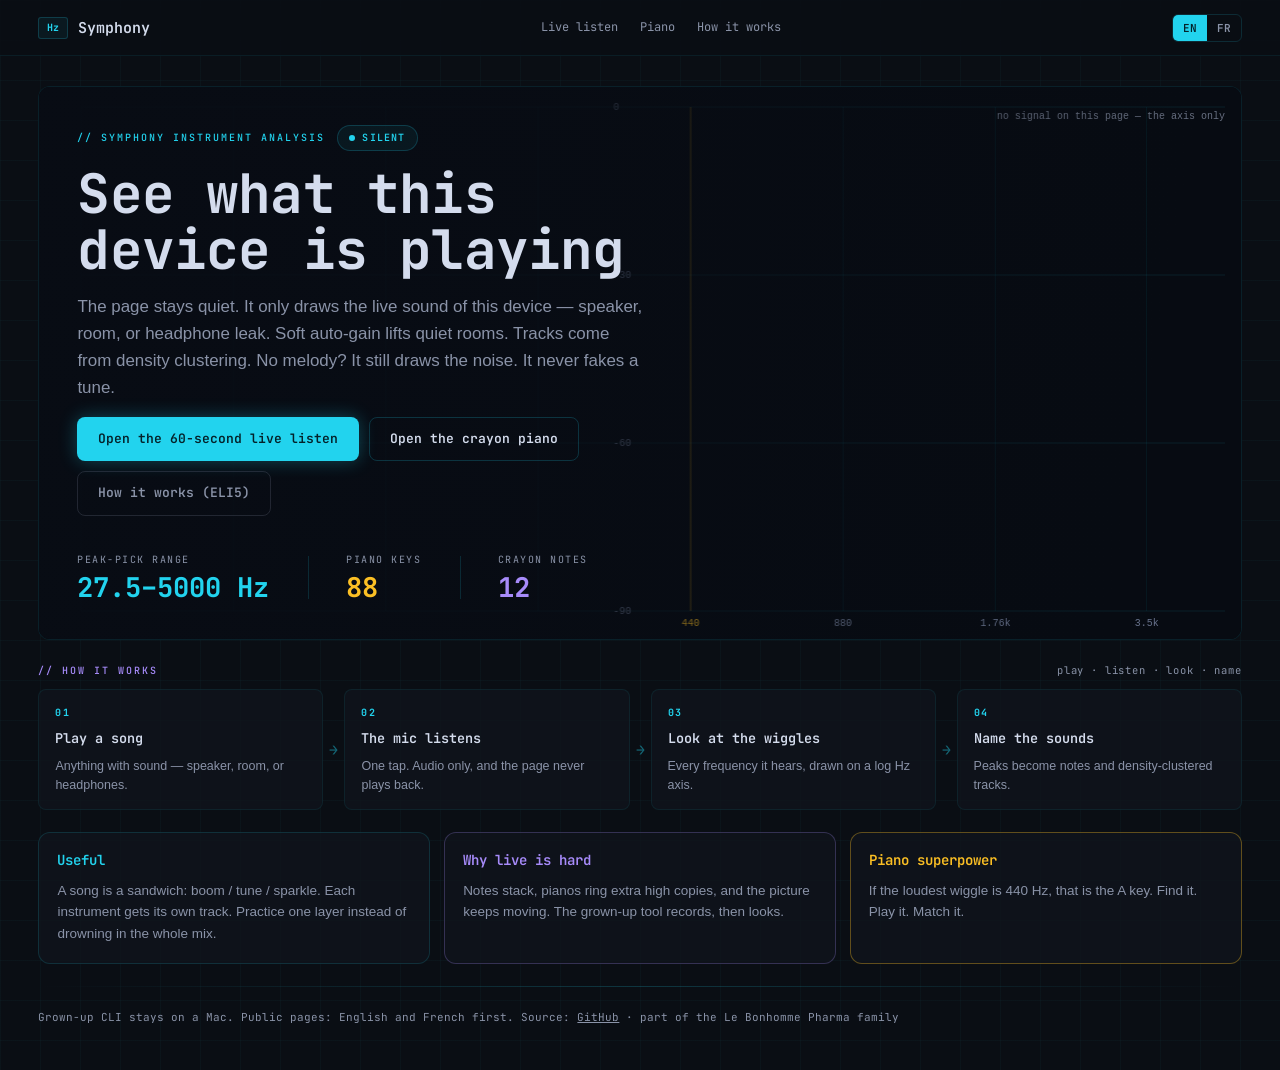
<file: docs/index.html>
<!DOCTYPE html>
<html lang="en" data-theme="dark" data-scheme="dark">
<head>
  <meta charset="utf-8">
  <meta name="viewport" content="width=device-width, initial-scale=1, viewport-fit=cover">
  <title data-i18n-title="hubTitle">Symphony Instrument Analysis — see the Hertz of this device</title>
  <meta name="description" content="Silent live-listen for whatever this phone or computer is already playing. No background music. English and French. Works on 5G over HTTPS.">
  <meta name="theme-color" content="#0a0e14">
  <link rel="canonical" href="https://thebonhomme.com/SymphonyInstrumentAnalysis/">
  <link rel="alternate" hreflang="en" href="https://thebonhomme.com/SymphonyInstrumentAnalysis/?lang=en">
  <link rel="alternate" hreflang="fr" href="https://thebonhomme.com/SymphonyInstrumentAnalysis/?lang=fr">
  <link rel="preconnect" href="https://fonts.googleapis.com">
  <link rel="preconnect" href="https://fonts.gstatic.com" crossorigin>
  <link href="https://fonts.googleapis.com/css2?family=JetBrains+Mono:wght@400;500;600;700&display=swap" rel="stylesheet">
  <link rel="stylesheet" href="flexaid.css">
  <script src="theme.js"></script>
  <style>
    .hub-hero .hero-content { min-height: clamp(380px, 48vh, 500px); }
    .hub-hero h1 { font-size: clamp(1.8rem, 5vw, 3.4rem); }
    .hero-stats .stat-num { font-size: clamp(1.15rem, 2.4vw, 1.7rem); margin-top: 6px; }

    /* Four cards with three arrow gutters between them — seven tracks, not four. */
    .pipeline {
      display: grid;
      grid-template-columns: minmax(0, 1fr) auto minmax(0, 1fr) auto minmax(0, 1fr) auto minmax(0, 1fr);
      gap: 0;
      align-items: stretch;
    }
    .step {
      background: var(--bg-card); border: 1px solid var(--teal-08);
      border-radius: var(--r-md); padding: 15px 16px;
      display: flex; flex-direction: column; gap: 7px;
    }
    .step-n { font-family: var(--font-mono); font-size: 10px; font-weight: 700; letter-spacing: 0.16em; color: var(--teal); }
    .step-t { font-family: var(--font-mono); font-size: 13.5px; font-weight: 600; color: var(--fg); }
    .step-b { font-size: 12.5px; line-height: 1.5; color: var(--fg-muted); }
    .arrow {
      display: flex; align-items: center; justify-content: center;
      font-family: var(--font-mono); font-size: 15px; color: rgba(34, 211, 238, 0.45);
      padding: 0 6px;
    }
    .pipeline > .arrow:last-child { display: none; }
    .page[data-mid="1"] .pipeline { grid-template-columns: repeat(2, minmax(0, 1fr)); gap: 12px; }
    .page[data-mid="1"] .pipeline > .arrow { display: none; }
    .page[data-mid="1"] .arrow { display: none; }
    .page[data-narrow="1"] .pipeline { grid-template-columns: 1fr; gap: 12px; }

    .trio { display: grid; grid-template-columns: repeat(auto-fit, minmax(260px, 1fr)); gap: 14px; }
    .trio article {
      background: var(--bg-card); border: 1px solid var(--teal-15);
      border-radius: var(--r-lg); padding: 16px 18px 18px;
      display: flex; flex-direction: column; gap: 8px;
      transition: transform var(--t-base) var(--ease-out), border-color var(--t-base) var(--ease-out), box-shadow var(--t-base) var(--ease-out);
    }
    .trio h2 { font-size: 14px; font-weight: 600; color: var(--teal); }
    .trio p { font-size: 13.5px; line-height: 1.6; color: var(--fg-muted); }
    .trio article:hover { transform: translateY(-4px); border-color: var(--teal-20); box-shadow: 0 0 22px rgba(34, 211, 238, 0.12); }
    .trio .c-terra { border-color: var(--terra-25); }
    .trio .c-terra h2 { color: var(--terra); }
    .trio .c-terra:hover { border-color: var(--terra-35); box-shadow: 0 0 22px rgba(167, 139, 250, 0.14); }
    .trio .c-gold { border-color: var(--gold-35); }
    .trio .c-gold h2 { color: var(--gold); }
    .trio .c-gold:hover { box-shadow: 0 0 22px rgba(251, 191, 36, 0.14); }
  </style>
</head>
<body>
  <nav class="nav">
    <a class="brand" href="./" aria-label="Symphony">
      <span class="brand-chip">Hz</span>
      <span class="brand-word">Symphony</span>
    </a>
    <div class="nav-links">
      <a href="tutorial/" data-i18n="navLive">Live listen</a>
      <a href="piano/" data-i18n="navPiano">Piano</a>
      <a href="how-to.html" data-i18n="navHow">How it works</a>
    </div>
    <div class="lang-switch" role="group" aria-label="English / Français">
      <button type="button" data-lang-switch="en" aria-pressed="true">EN</button>
      <button type="button" data-lang-switch="fr" aria-pressed="false">FR</button>
    </div>
  </nav>

  <div class="page" id="page">
    <header class="hero hub-hero">
      <canvas class="hero-canvas" id="heroAxis" aria-hidden="true"></canvas>
      <div class="hero-scrim"></div>
      <div class="hero-content">
        <div class="hero-copy">
          <div style="display:flex;align-items:center;gap:12px;flex-wrap:wrap">
            <span class="eyebrow eyebrow-page" data-i18n="hubEyebrow">symphony instrument analysis</span>
            <span class="pill"><span class="dot"></span><span data-i18n="pillSilent">Silent</span></span>
          </div>
          <h1 data-i18n="hubH1">See what this device is playing</h1>
          <p class="hero-lead" data-i18n="hubLead">The page stays quiet. It only draws the live sound of this device — speaker, room, or headphone leak. Soft auto-gain lifts quiet rooms. Tracks come from density clustering. No melody? It still draws the noise. It never fakes a tune.</p>
          <div class="cta-row">
            <a class="btn btn-primary" href="tutorial/" data-i18n="hubCtaTutorial">Open the 60-second live listen</a>
            <a class="btn btn-outline" href="piano/" data-i18n="hubCtaPiano">Open the crayon piano</a>
            <a class="btn btn-muted" href="how-to.html" data-i18n="hubCtaHowTo">How it works (ELI5)</a>
          </div>
        </div>
        <div class="hero-stats">
          <div>
            <span class="stat-label" data-i18n="statRangeLabel">peak-pick range</span>
            <span class="stat-num n-teal breathe">27.5&ndash;5000 Hz</span>
          </div>
          <div>
            <span class="stat-label" data-i18n="statKeysLabel">piano keys</span>
            <span class="stat-num n-gold">88</span>
          </div>
          <div>
            <span class="stat-label" data-i18n="statNotesLabel">crayon notes</span>
            <span class="stat-num n-terra">12</span>
          </div>
        </div>
      </div>
    </header>

    <section>
      <div class="head-row">
        <span class="eyebrow" data-i18n="pipeEyebrow">how it works</span>
        <span class="meta" data-i18n="pipeMeta">play · listen · look · name</span>
      </div>
      <div class="pipeline">
        <div class="step">
          <span class="step-n">01</span>
          <span class="step-t" data-i18n="step1T">Play a song</span>
          <span class="step-b" data-i18n="step1B">Anything with sound — speaker, room, or headphones.</span>
        </div>
        <div class="arrow" aria-hidden="true">&rarr;</div>
        <div class="step">
          <span class="step-n">02</span>
          <span class="step-t" data-i18n="step2T">The mic listens</span>
          <span class="step-b" data-i18n="step2B">One tap. Audio only, and the page never plays back.</span>
        </div>
        <div class="arrow" aria-hidden="true">&rarr;</div>
        <div class="step">
          <span class="step-n">03</span>
          <span class="step-t" data-i18n="step3T">Look at the wiggles</span>
          <span class="step-b" data-i18n="step3B">Every frequency it hears, drawn on a log Hz axis.</span>
        </div>
        <div class="arrow" aria-hidden="true">&rarr;</div>
        <div class="step">
          <span class="step-n">04</span>
          <span class="step-t" data-i18n="step4T">Name the sounds</span>
          <span class="step-b" data-i18n="step4B">Peaks become notes and density-clustered tracks.</span>
        </div>
      </div>
    </section>

    <section class="trio">
      <article>
        <h2 data-i18n="hubUsefulTitle">Useful</h2>
        <p data-i18n="hubUsefulBody">A song is a sandwich: boom / tune / sparkle. Each instrument gets its own track. Practice one layer instead of drowning in the whole mix.</p>
      </article>
      <article class="c-terra">
        <h2 data-i18n="hubHardTitle">Why live is hard</h2>
        <p data-i18n="hubHardBody">Notes stack, pianos ring extra high copies, and the picture keeps moving. The grown-up tool records, then looks.</p>
      </article>
      <article class="c-gold">
        <h2 data-i18n="hubPianoTitle">Piano superpower</h2>
        <p data-i18n="hubPianoBody">If the loudest wiggle is 440 Hz, that is the A key. Find it. Play it. Match it.</p>
      </article>
    </section>

    <hr class="divider">
    <p class="site-foot">
      <span data-i18n="hubFoot">Grown-up CLI stays on a Mac. Public pages: English and French first. Source:</span>
      <a href="https://github.com/LeBonhommePharma/SymphonyInstrumentAnalysis">GitHub</a>
      <span data-i18n="hubFamily">· part of the Le Bonhomme Pharma family</span>
    </p>
  </div>

  <script src="i18n.js"></script>
  <script src="hero_axis.js"></script>
</body>
</html>
</file>
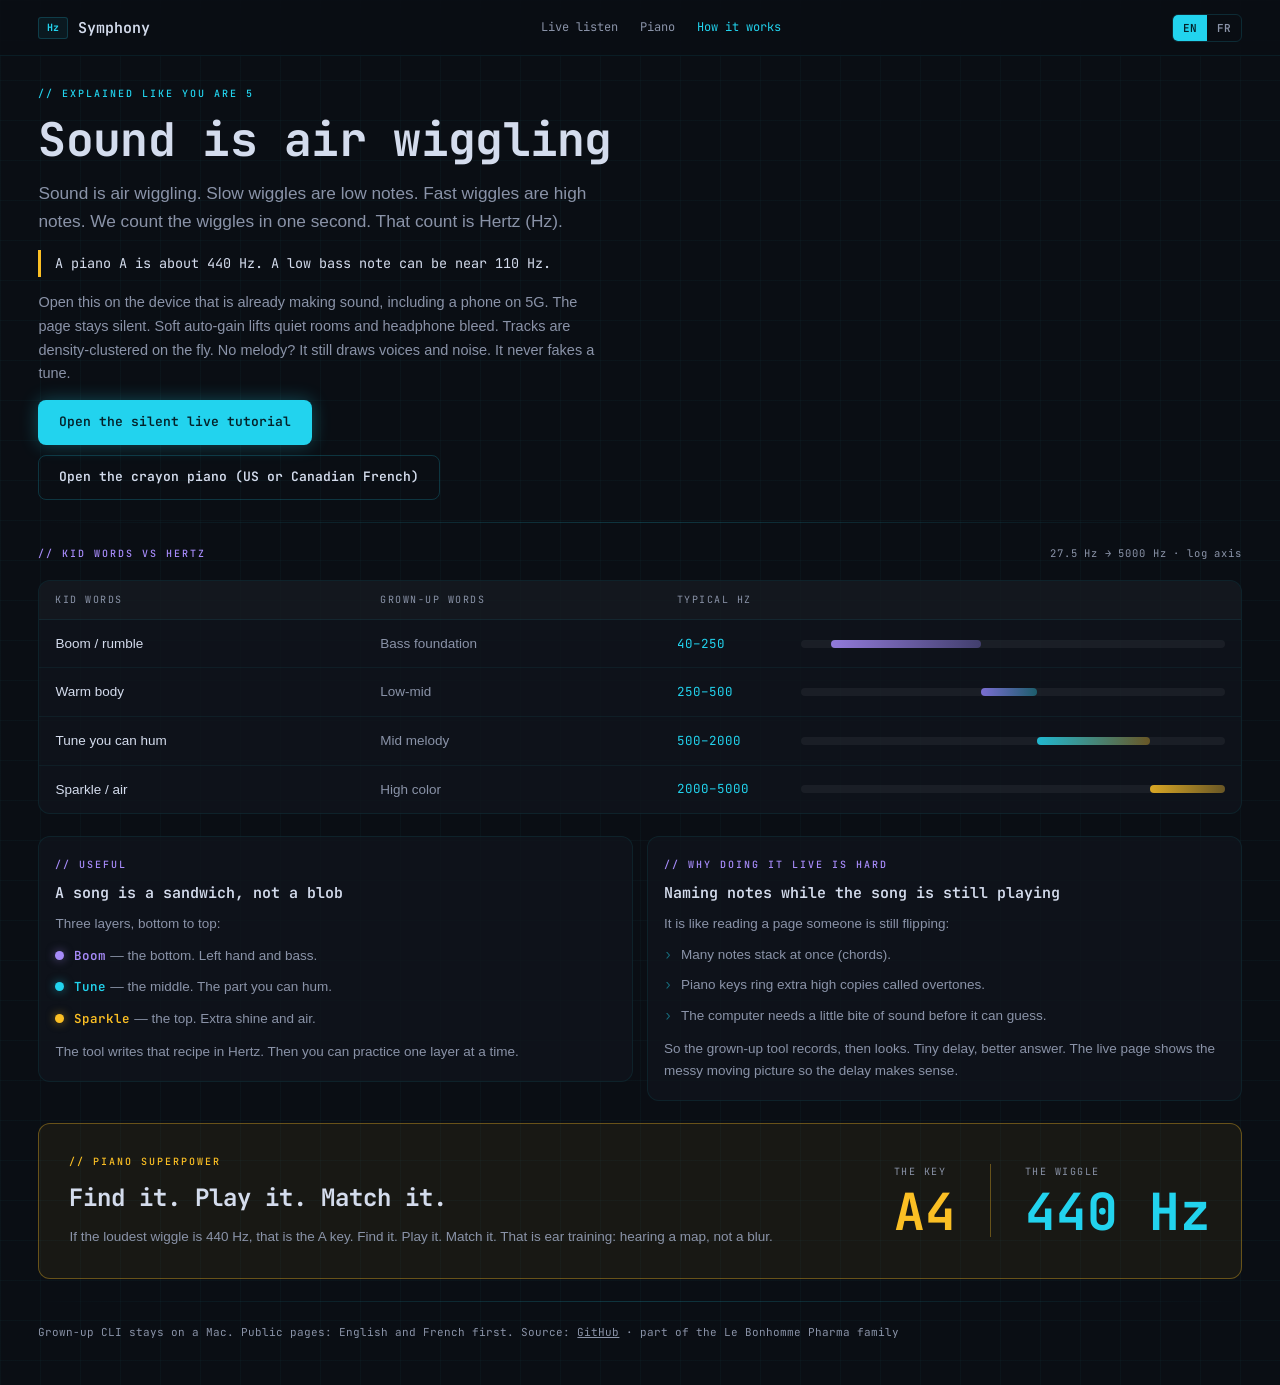
<file: docs/how-to.html>
<!DOCTYPE html>
<html lang="en" data-theme="dark" data-scheme="dark">
<head>
  <meta charset="utf-8">
  <meta name="viewport" content="width=device-width, initial-scale=1, viewport-fit=cover">
  <title data-i18n-title="howTitle">How this works (explained like you are 5) — Symphony</title>
  <meta name="description" content="Sound is air wiggling. We count Hertz, then name notes. Live listen stays silent. English and French.">
  <meta name="theme-color" content="#0a0e14">
  <link rel="canonical" href="https://thebonhomme.com/SymphonyInstrumentAnalysis/how-to.html">
  <link rel="alternate" hreflang="en" href="https://thebonhomme.com/SymphonyInstrumentAnalysis/how-to.html?lang=en">
  <link rel="alternate" hreflang="fr" href="https://thebonhomme.com/SymphonyInstrumentAnalysis/how-to.html?lang=fr">
  <link rel="preconnect" href="https://fonts.googleapis.com">
  <link rel="preconnect" href="https://fonts.gstatic.com" crossorigin>
  <link href="https://fonts.googleapis.com/css2?family=JetBrains+Mono:wght@400;500;600;700&display=swap" rel="stylesheet">
  <link rel="stylesheet" href="flexaid.css">
  <script src="theme.js"></script>
  <style>
    .eli5-head { display: flex; flex-direction: column; gap: 14px; max-width: 70ch; }
    .eli5-head h1 { font-weight: 700; font-size: clamp(1.7rem, 4.2vw, 2.9rem); line-height: 1.05; letter-spacing: -0.015em; }
    .eli5-lead { font-size: clamp(0.96rem, 1.4vw, 1.08rem); line-height: 1.65; max-width: 66ch; color: var(--fg-muted); }
    .gold-edge {
      border-left: 3px solid var(--gold);
      padding: 2px 0 2px 14px;
      font-family: var(--font-mono);
      font-size: 13.5px;
      line-height: 1.7;
      color: var(--fg);
    }
    .eli5-p { font-size: 14.5px; line-height: 1.65; max-width: 70ch; color: var(--fg-muted); }

    /* ── Kid words vs Hertz, on a shared log axis ───────────────────────── */
    .band-panel { background: var(--bg-card); border: 1px solid var(--teal-08); border-radius: var(--r-lg); overflow: hidden; }
    .band-row { display: grid; grid-template-columns: minmax(0,1.1fr) minmax(0,1fr) 110px minmax(140px,1.5fr); gap: 14px; align-items: center; }
    .band-head { padding: 11px 16px; background: rgba(255,255,255,0.02); border-bottom: 1px solid var(--teal-08); }
    .band-head > span {
      font-family: var(--font-mono); font-size: 10px; letter-spacing: var(--tracking-label);
      text-transform: uppercase; color: var(--fg-muted);
    }
    .band-body .band-row { padding: 13px 16px; border-bottom: 1px solid rgba(34,211,238,0.06); transition: background var(--t-fast) var(--ease-out); }
    .band-body .band-row:last-child { border-bottom: 0; }
    .band-body .band-row:hover { background: rgba(34,211,238,0.04); }
    .band-kid { color: var(--fg); font-size: 13.5px; }
    .band-grown { color: var(--fg-muted); font-size: 13.5px; }
    .band-hz { font-family: var(--font-mono); font-size: 12.5px; font-variant-numeric: tabular-nums; color: var(--teal); }
    .band-bar { display: block; }
    .band-track { display: block; position: relative; height: 8px; border-radius: var(--r-pill); background: rgba(255,255,255,0.05); }
    .band-fill { position: absolute; top: 0; bottom: 0; border-radius: var(--r-pill); }
    .page[data-narrow="1"] .band-row { grid-template-columns: 1fr 1fr auto; }
    .page[data-narrow="1"] .band-bar { display: none; }
    .band-meta { text-align: right; margin-bottom: 8px; }

    .duo { display: grid; grid-template-columns: repeat(auto-fit, minmax(320px, 1fr)); gap: 14px; align-items: start; }
    .duo h2 { font-size: 15px; font-weight: 600; color: var(--fg); margin: 6px 0 8px; }
    .duo p { font-size: 13.5px; line-height: 1.6; color: var(--fg-muted); }
    .layer { display: flex; align-items: flex-start; gap: 10px; margin-top: 10px; }
    .layer-dot { width: 9px; height: 9px; border-radius: 50%; margin-top: 6px; flex: 0 0 auto; }
    .layer-name { font-family: var(--font-mono); font-size: 12.5px; font-weight: 600; }
    .chev { display: flex; align-items: flex-start; gap: 9px; margin-top: 9px; font-size: 13.5px; line-height: 1.55; color: var(--fg-muted); }
    .chev::before { content: "\203A"; color: rgba(34,211,238,0.45); font-family: var(--font-mono); flex: 0 0 auto; }

    .gold-panel {
      background: var(--gold-06); border: 1px solid var(--gold-35); border-radius: var(--r-lg);
      padding: clamp(20px, 3vw, 30px);
      display: flex; align-items: center; gap: clamp(18px, 3vw, 40px); flex-wrap: wrap;
    }
    .gold-panel .gp-copy { flex: 1 1 320px; display: flex; flex-direction: column; gap: 9px; }
    .gold-panel h2 { font-size: clamp(1.05rem, 2.2vw, 1.5rem); font-weight: 700; color: var(--fg); }
    .gp-stats { display: flex; align-items: flex-end; gap: clamp(18px, 3vw, 34px); }
    .gp-stats > div + div { padding-left: clamp(18px, 3vw, 34px); border-left: 1px solid var(--gold-35); }
    .gp-stats .stat-num { font-size: clamp(2rem, 5vw, 3.2rem); margin-top: 6px; }
  </style>
</head>
<body>
  <nav class="nav">
    <a class="brand" href="./" aria-label="Symphony">
      <span class="brand-chip">Hz</span>
      <span class="brand-word">Symphony</span>
    </a>
    <div class="nav-links">
      <a href="tutorial/" data-i18n="navLive">Live listen</a>
      <a href="piano/" data-i18n="navPiano">Piano</a>
      <a href="how-to.html" aria-current="page" data-i18n="navHow">How it works</a>
    </div>
    <div class="lang-switch" role="group" aria-label="English / Français">
      <button type="button" data-lang-switch="en" aria-pressed="true">EN</button>
      <button type="button" data-lang-switch="fr" aria-pressed="false">FR</button>
    </div>
  </nav>

  <div class="page" id="page">
    <header class="eli5-head">
      <span class="eyebrow eyebrow-page" data-i18n="howEyebrow">explained like you are 5</span>
      <h1 data-i18n="howH1">Sound is air wiggling</h1>
      <p class="eli5-lead" data-i18n="howP1">Sound is air wiggling. Slow wiggles are low notes. Fast wiggles are high notes. We count the wiggles in one second. That count is Hertz (Hz).</p>
      <p class="gold-edge" data-i18n="howP2">A piano A is about 440 Hz. A low bass note can be near 110 Hz.</p>
      <p class="eli5-p" data-i18n="howP3">Open this on the device that is already making sound, including a phone on 5G. The page stays silent. Soft auto-gain lifts quiet rooms and headphone bleed. Tracks are density-clustered on the fly. No melody? It still draws voices and noise. It never fakes a tune.</p>
      <div class="cta-row">
        <a class="btn btn-primary" href="tutorial/" data-i18n="howOpenTutorial">Open the silent live tutorial</a>
        <a class="btn btn-outline" href="piano/" data-i18n="howOpenPiano">Open the crayon piano (US or Canadian French)</a>
      </div>
    </header>

    <hr class="divider">

    <section>
      <div class="head-row">
        <span class="eyebrow" data-i18n="howH2Table">Kid words vs Hertz</span>
        <span class="meta band-meta">27.5 Hz &rarr; 5000 Hz &middot; <span data-i18n="logAxis">log axis</span></span>
      </div>
      <!-- Bar geometry: left% = (log2(lo) − log2(27.5)) / (log2(5000) − log2(27.5)) × 100 -->
      <div class="band-panel">
        <div class="band-row band-head">
          <span data-i18n="howThKid">Kid words</span>
          <span data-i18n="howThGrown">Grown-up words</span>
          <span data-i18n="howThHz">Typical Hz</span>
          <span class="band-bar" aria-hidden="true"></span>
        </div>
        <div class="band-body">
          <div class="band-row">
            <span class="band-kid" data-i18n="howRowBoomKid">Boom / rumble</span>
            <span class="band-grown" data-i18n="howRowBoomGrown">Bass foundation</span>
            <span class="band-hz">40&ndash;250</span>
            <span class="band-bar"><span class="band-track"><span class="band-fill" style="left:7.20%;width:35.22%;background:linear-gradient(90deg,rgba(167,139,250,.85),rgba(139,123,240,.35))"></span></span></span>
          </div>
          <div class="band-row">
            <span class="band-kid" data-i18n="howRowBodyKid">Warm body</span>
            <span class="band-grown" data-i18n="howRowBodyGrown">Low-mid</span>
            <span class="band-hz">250&ndash;500</span>
            <span class="band-bar"><span class="band-track"><span class="band-fill" style="left:42.42%;width:13.32%;background:linear-gradient(90deg,rgba(139,123,240,.85),rgba(34,211,238,.35))"></span></span></span>
          </div>
          <div class="band-row">
            <span class="band-kid" data-i18n="howRowTuneKid">Tune you can hum</span>
            <span class="band-grown" data-i18n="howRowTuneGrown">Mid melody</span>
            <span class="band-hz">500&ndash;2000</span>
            <span class="band-bar"><span class="band-track"><span class="band-fill" style="left:55.75%;width:26.64%;background:linear-gradient(90deg,rgba(34,211,238,.85),rgba(251,191,36,.35))"></span></span></span>
          </div>
          <div class="band-row">
            <span class="band-kid" data-i18n="howRowAirKid">Sparkle / air</span>
            <span class="band-grown" data-i18n="howRowAirGrown">High color</span>
            <span class="band-hz">2000&ndash;5000</span>
            <span class="band-bar"><span class="band-track"><span class="band-fill" style="left:82.39%;width:17.61%;background:linear-gradient(90deg,rgba(251,191,36,.85),rgba(251,191,36,.35))"></span></span></span>
          </div>
        </div>
      </div>
    </section>

    <section class="duo">
      <article class="card">
        <span class="eyebrow" data-i18n="howH2Useful">useful</span>
        <h2 data-i18n="howSandwichTitle">A song is a sandwich, not a blob</h2>
        <p data-i18n="howSandwichIntro">Three layers, bottom to top:</p>
        <div class="layer">
          <span class="layer-dot" style="background:#A78BFA;box-shadow:0 0 10px rgba(167,139,250,.5)"></span>
          <p><span class="layer-name" style="color:#A78BFA" data-i18n="howBoomName">Boom</span> &mdash; <span data-i18n="howBoom">the bottom. Left hand and bass.</span></p>
        </div>
        <div class="layer">
          <span class="layer-dot" style="background:#22D3EE;box-shadow:0 0 10px rgba(34,211,238,.5)"></span>
          <p><span class="layer-name" style="color:#22D3EE" data-i18n="howTuneName">Tune</span> &mdash; <span data-i18n="howTune">the middle. The part you can hum.</span></p>
        </div>
        <div class="layer">
          <span class="layer-dot" style="background:#FBBF24;box-shadow:0 0 10px rgba(251,191,36,.5)"></span>
          <p><span class="layer-name" style="color:#FBBF24" data-i18n="howSparkleName">Sparkle</span> &mdash; <span data-i18n="howSparkle">the top. Extra shine and air.</span></p>
        </div>
        <p style="margin-top:12px" data-i18n="howSandwichOut">The tool writes that recipe in Hertz. Then you can practice one layer at a time.</p>
      </article>

      <article class="card">
        <span class="eyebrow" data-i18n="howH2Hard">why live is hard</span>
        <h2 data-i18n="howHardTitle">Naming notes while the song is still playing</h2>
        <p data-i18n="howHardIntro">It is like reading a page someone is still flipping:</p>
        <p class="chev" data-i18n="howHardLi1">Many notes stack at once (chords).</p>
        <p class="chev" data-i18n="howHardLi2">Piano keys ring extra high copies called overtones.</p>
        <p class="chev" data-i18n="howHardLi3">The computer needs a little bite of sound before it can guess.</p>
        <p style="margin-top:12px" data-i18n="howHardOut">So the grown-up tool records, then looks. Tiny delay, better answer. The live page shows the messy moving picture so the delay makes sense.</p>
      </article>
    </section>

    <section class="gold-panel">
      <div class="gp-copy">
        <span class="eyebrow" style="color:var(--gold)" data-i18n="howH2Piano">piano superpower</span>
        <h2 data-i18n="howPianoTitle">Find it. Play it. Match it.</h2>
        <p style="color:var(--fg-muted);font-size:13.5px;line-height:1.6" data-i18n="howPianoP">If the loudest wiggle is 440 Hz, that is the A key. Find it. Play it. Match it. That is ear training: hearing a map, not a blur.</p>
      </div>
      <div class="gp-stats">
        <div>
          <span class="stat-label" data-i18n="howTheKey">the key</span>
          <span class="stat-num n-gold">A4</span>
        </div>
        <div>
          <span class="stat-label" data-i18n="howTheWiggle">the wiggle</span>
          <span class="stat-num n-teal">440 Hz</span>
        </div>
      </div>
    </section>

    <hr class="divider">
    <p class="site-foot">
      <span data-i18n="hubFoot">Grown-up CLI stays on a Mac. Public pages: English and French first. Source:</span>
      <a href="https://github.com/LeBonhommePharma/SymphonyInstrumentAnalysis">GitHub</a>
      <span data-i18n="hubFamily">· part of the Le Bonhomme Pharma family</span>
    </p>
  </div>

  <script src="i18n.js"></script>
  <script src="hero_axis.js"></script>
</body>
</html>
</file>
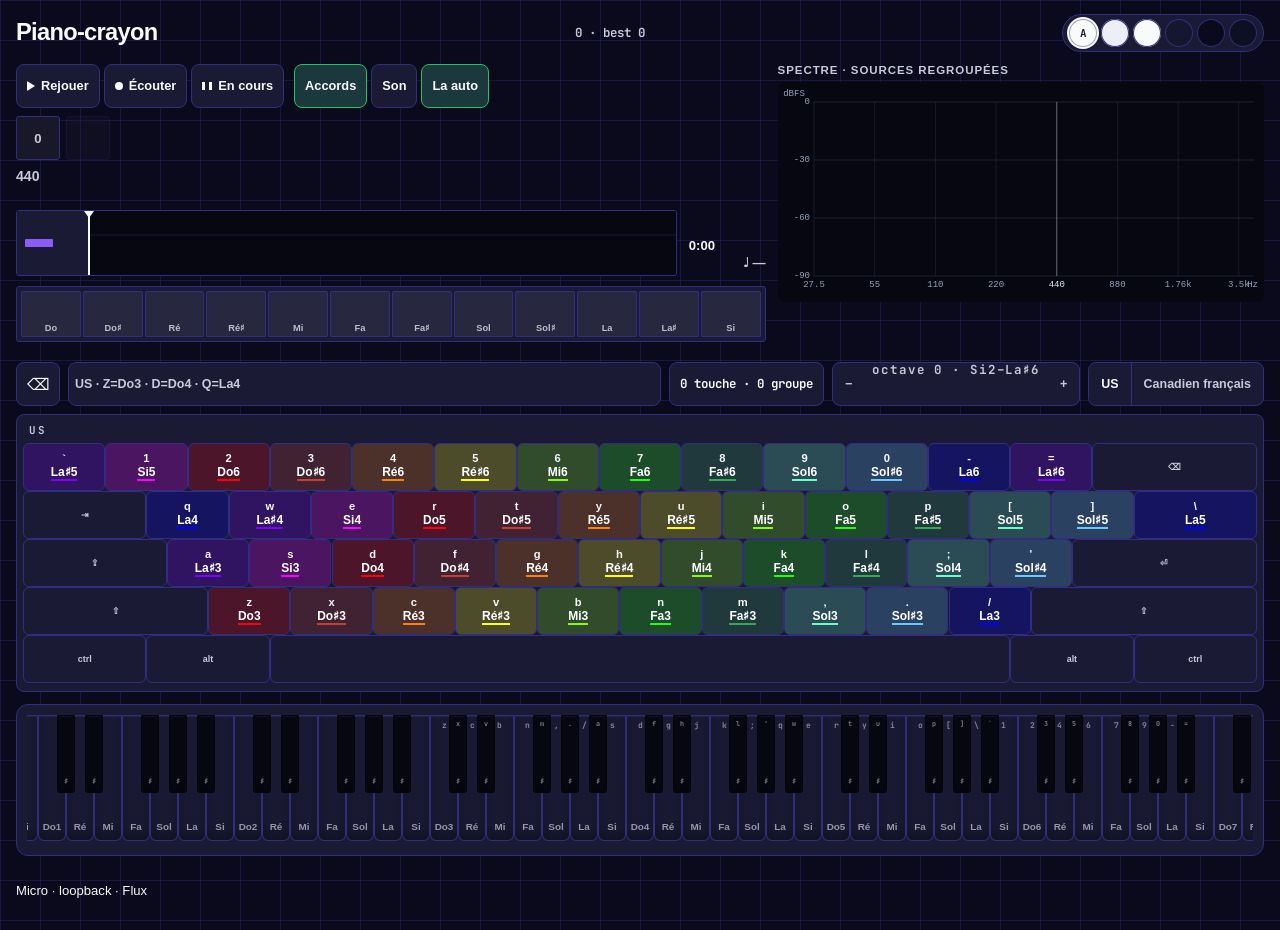
<file: web/keyboard.html>
<!DOCTYPE html>
<html lang="fr" data-theme="stealth" data-scheme="dark">
<head>
  <meta charset="utf-8">
  <style>html,body{background:#0F0F23;color-scheme:dark}</style>
  <script>
  (function () {
    try {
      var t = localStorage.getItem("crayon-theme");
      var mode = localStorage.getItem("crayon-theme-mode");
      var ok = { day: 1, light: 1, dark: 1, night: 1, stealth: 1 };
      if (mode !== "manual" || !t || !ok[t]) {
        var h = new Date().getHours();
        var light = window.matchMedia && matchMedia("(prefers-color-scheme: light)").matches;
        if (h >= 21 || h < 6) t = light ? "night" : "stealth";
        else if (h >= 17) t = light ? "light" : "night";
        else t = light ? "day" : "light";
      }
      var light = t === "day" || t === "light";
      var bg = { day: "#EEEEF6", light: "#F8FAFC", dark: "#16162E", night: "#0A0A1C", stealth: "#0F0F23" }[t];
      document.documentElement.setAttribute("data-theme", t);
      document.documentElement.setAttribute("data-scheme", light ? "light" : "dark");
      document.documentElement.style.colorScheme = light ? "light" : "dark";
      document.documentElement.style.background = bg;
      document.documentElement.style.backgroundColor = bg;
    } catch (e) {}
  })();
  </script>
  <meta name="viewport" content="width=device-width, initial-scale=1, viewport-fit=cover">
  <meta name="theme-color" content="#0F0F23">
  <meta name="color-scheme" content="dark">
  <meta name="apple-mobile-web-app-capable" content="yes">
  <meta name="mobile-web-app-capable" content="yes">
  <meta name="apple-mobile-web-app-status-bar-style" content="black">
  <meta name="apple-mobile-web-app-title" content="Piano-crayon">
  <title>Piano-crayon</title>
  <link rel="preconnect" href="https://fonts.googleapis.com">
  <link rel="preconnect" href="https://fonts.gstatic.com" crossorigin>
  <link href="https://fonts.googleapis.com/css2?family=JetBrains+Mono:wght@400;500;600;700&display=swap" rel="stylesheet">
  <style>
    /* ══════════════════════════════════════════════════════════════════
       FlexAID∆S palette · v2 · canonical.
       Seven crayon-box keys, one thermodynamic quantity each, never
       reassigned.  Chrome rules: no yellow, no cyan, no salmon;
       coloured glow, never drop shadow; 40px grid; SF Pro Display body,
       JetBrains Mono structural.

       The twelve PITCH crayons (const CRAYONS, further down) are NOT
       chrome.  They are the instrument's safety encoding — D#/Lemon is
       hue 60.0°, pure yellow, and the highest-contrast colour in the
       set at 13.31:1 on --key-white.  A blanket no-yellow sweep would
       destroy the encoding, so the exclusion is declared as a machine-
       checked allow-list in piano/palette_allowlist.json and enforced
       by scripts/check_palette.py in CI — not as a comment someone can
       forget.
       ══════════════════════════════════════════════════════════════════ */
    :root {
      /* The seven keys. One quantity each. Never reassigned. */
      --mint:       #45E0A8;  /* ΔH · enthalpy · brand primary        */
      --violet:     #8B5CF6;  /* ΔS · configurational entropy         */
      --tangerine:  #FF9300;  /* ΔG · free energy · stats             */
      --cherry:     #F5232B;  /* T  · temperature — 12px and up ONLY  */
      --aqua:       #00A2FF;  /* ΔS_vib · vibrational · tENCoM        */
      --strawberry: #FF2F92;  /* receptor · pocket · eyebrows         */
      --magnesium:  #FFFFFF;  /* baseline · apo · reference           */

      /* The one non-crayon functional colour: a scored hit.
         Matches docs/flexaid.css --hit-ring for the sibling routes. */
      --hit-ring: #b6ff55;

      /* LP chrome tokens (ui-styling). Pitch crayons stay macOS pencils. */
      --chrome-bg: #0F0F23;
      --chrome-fg: #F8FAFC;
      --chrome-muted: #27273B;
      --chrome-border: #312E81;
      --chrome-play: #22C55E;
      --chrome-focus: #4338CA;

      /* Structure — 40px grid, canonical radius ladder. */
      --grid-step: 40px;
      --r-xs: 3px;
      --r-sm: 6px;
      --r-md: 8px;
      --r-lg: 12px;
      --r-pill: 9999px;

      /* Type. SF Pro Display is not redistributable with a public page,
         so the brand body face falls back to the system stack — the same
         call docs/flexaid.css makes for the other three Symphony routes.
         JetBrains Mono is served as a webfont, so structural type is
         delivered rather than assumed. */
      --font-body: "SF Pro Display", -apple-system, BlinkMacSystemFont, "Segoe UI", Roboto, "Helvetica Neue", sans-serif;
      --font-mono: "JetBrains Mono", ui-monospace, SFMono-Regular, Menlo, Consolas, monospace;
      --tracking-label: 0.15em;

      /* Cherry's legibility floor, as a token so it is one edit. */
      --cherry-min-size: 12px;
    }
    :root,
    html[data-theme="stealth"] {
      --bg: #0F0F23;
      --ink: #F8FAFC;
      --muted: #C9C9DC;
      --paper: #27273B;
      --paper-ink: #F8FAFC;
      --hairline: #312E81;
      --hairline-strong: color-mix(in srgb, var(--chrome-focus) 55%, var(--chrome-border));
      --key-white: #1C1C33;
      --key-white-edge: #312E81;
      --key-black: #0A0A18;
      --key-black-edge: #070712;
      --live: #22C55E;
      --stop: var(--cherry);
      --replay: var(--violet);
      --replay-on: #22C55E;
      --focus: #4338CA;
      --tap: color-mix(in srgb, var(--chrome-focus) 28%, transparent);
      --ease: cubic-bezier(0.22, 1, 0.36, 1);
      --dt: 180ms;
      --glow: 8%;
      --wave-bed: #0A0A18;
      --wave-grid: color-mix(in srgb, var(--chrome-border) 35%, transparent);
      --btn-face: #27273B;
      --safe-t: env(safe-area-inset-top, 0px);
      --safe-r: env(safe-area-inset-right, 0px);
      --safe-b: env(safe-area-inset-bottom, 0px);
      --safe-l: env(safe-area-inset-left, 0px);
    }
    /* Light scenes derive the keys toward the ink anchor rather than
       substituting different hues, so "one colour per quantity, never
       reassigned" still holds at the token layer. Each derivation is the
       largest mix that still clears 4.5:1 on both light surfaces —
       measured, not eyeballed. */
    html[data-theme="day"] {
      --bg: #EEEEF6;
      --ink: #0F0F23;
      --muted: #27273B;
      --paper: #F8FAFC;
      --paper-ink: #0F0F23;
      --hairline: #312E81;
      --hairline-strong: color-mix(in srgb, var(--chrome-focus) 70%, #0F0F23);
      --key-white: #ffffff;
      --key-white-edge: #312E81;
      --key-black: #27273B;
      --key-black-edge: #0F0F23;
      --live: color-mix(in srgb, #22C55E 36%, #0F0F23);           /* ≥4.5:1 on light */
      --stop: color-mix(in srgb, var(--cherry) 86%, #0F0F23);
      --replay: color-mix(in srgb, var(--violet) 87%, #0F0F23);
      --replay-on: color-mix(in srgb, #22C55E 36%, #0F0F23);
      --focus: #4338CA;
      --tap: color-mix(in srgb, var(--ink) 14%, transparent);
      --glow: 32%;
      --wave-bed: #E4E4F0;
      --wave-grid: color-mix(in srgb, var(--ink) 8%, transparent);
      --btn-face: #F8FAFC;
    }
    html[data-theme="light"] {
      --bg: #F8FAFC;
      --ink: #0F0F23;
      --muted: #27273B;
      --paper: #ffffff;
      --paper-ink: #0F0F23;
      --hairline: #312E81;
      --hairline-strong: color-mix(in srgb, var(--chrome-focus) 70%, #0F0F23);
      --key-white: #F8FAFC;
      --key-white-edge: #312E81;
      --key-black: #27273B;
      --key-black-edge: #0F0F23;
      --live: color-mix(in srgb, #22C55E 36%, #0F0F23);           /* ≥4.5:1 on light */
      --stop: color-mix(in srgb, var(--cherry) 86%, #0F0F23);
      --replay: color-mix(in srgb, var(--violet) 87%, #0F0F23);
      --replay-on: color-mix(in srgb, #22C55E 36%, #0F0F23);
      --focus: #4338CA;
      --tap: color-mix(in srgb, var(--ink) 12%, transparent);
      --glow: 28%;
      --wave-bed: #EEEEF6;
      --wave-grid: color-mix(in srgb, var(--ink) 8%, transparent);
      --btn-face: #ffffff;
    }
    html[data-theme="dark"] {
      --bg: #16162E;
      --ink: #F8FAFC;
      --muted: #C9C9DC;
      --paper: #27273B;
      --paper-ink: #F8FAFC;
      --hairline: #312E81;
      --hairline-strong: color-mix(in srgb, var(--chrome-focus) 55%, var(--chrome-border));
      --key-white: #22223C;
      --key-white-edge: #312E81;
      --key-black: #0C0C1C;
      --key-black-edge: #080814;
      --live: #22C55E;
      --stop: var(--cherry);
      --replay: var(--violet);
      --replay-on: #22C55E;
      --focus: #4338CA;
      --tap: color-mix(in srgb, var(--chrome-focus) 22%, transparent);
      --glow: 34%;
      --wave-bed: #0F0F23;
      --wave-grid: color-mix(in srgb, var(--chrome-border) 40%, transparent);
      --btn-face: #27273B;
    }
    /* #08091A is the background the v2 artifact's contrast column is
       computed against; night is where it lives on this page. */
    html[data-theme="night"] {
      --bg: #0A0A1C;
      --ink: #F8FAFC;
      --muted: #C9C9DC;
      --paper: #1A1A34;
      --paper-ink: #F8FAFC;
      --hairline: #312E81;
      --hairline-strong: color-mix(in srgb, var(--chrome-focus) 60%, var(--chrome-border));
      --key-white: #1A1A34;
      --key-white-edge: #312E81;
      --key-black: #080812;
      --key-black-edge: #05050C;
      --live: #22C55E;
      --stop: var(--cherry);
      --replay: var(--violet);
      --replay-on: #22C55E;
      --focus: #4338CA;
      --tap: color-mix(in srgb, var(--chrome-focus) 24%, transparent);
      --glow: 38%;
      --wave-bed: #070712;
      --wave-grid: color-mix(in srgb, var(--chrome-border) 38%, transparent);
      --btn-face: #1A1A34;
    }
    * { box-sizing: border-box; }
    html, body {
      margin: 0;
      min-height: 100%;
      min-height: 100dvh;
      overscroll-behavior: none;
    }
    html { -webkit-text-size-adjust: 100%; background: var(--bg); color-scheme: dark; }
    html[data-scheme="light"] { background: var(--bg); color-scheme: light; }
    body {
      font-family: var(--font-body);
      font-optical-sizing: auto;
      background-color: var(--bg);
      /* 40px grid, --grid-step unchanged. Coloured glow, never drop shadow. */
      background-image:
        linear-gradient(var(--wave-grid) 1px, transparent 1px),
        linear-gradient(90deg, var(--wave-grid) 1px, transparent 1px);
      background-size: var(--grid-step) var(--grid-step);
      color: var(--ink);
      transition: background-color var(--dt) var(--ease), color var(--dt) var(--ease), opacity var(--dt) var(--ease);
      padding:
        max(14px, var(--safe-t))
        max(16px, var(--safe-r))
        max(18px, var(--safe-b))
        max(16px, var(--safe-l));
    }
    .top {
      display: flex;
      align-items: center;
      justify-content: space-between;
      gap: 12px;
      margin-bottom: 12px;
      flex-wrap: wrap;
    }
    .scenes {
      display: inline-flex;
      align-items: center;
      gap: 4px;
      padding: 4px 6px;
      border-radius: var(--r-pill);
      background: var(--paper);
      border: 1px solid var(--hairline);
    }
    .scene {
      width: 28px;
      height: 28px;
      min-width: 28px;
      min-height: 28px;
      padding: 0;
      border: 0;
      border-radius: var(--r-pill);
      cursor: pointer;
      box-shadow: inset 0 0 0 1px color-mix(in srgb, var(--bg) 60%, transparent);
      background: var(--swatch);
    }
    .scene[data-theme-set="day"] { --swatch: #EEEEF6; box-shadow: inset 0 0 0 1px #312E81; }
    .scene[data-theme-set="light"] { --swatch: #F8FAFC; box-shadow: inset 0 0 0 1px #312E81; }
    .scene[data-theme-set="dark"] { --swatch: #16162E; box-shadow: inset 0 0 0 1px #312E81; }
    .scene[data-theme-set="night"] { --swatch: #0A0A1C; box-shadow: inset 0 0 0 1px #312E81; }
    .scene[data-theme-set="stealth"] { --swatch: #0F0F23; box-shadow: inset 0 0 0 1px #312E81; }
    .scene-auto {
      font: 700 0.68rem/1 var(--font-mono);
      color: var(--ink);
      background: var(--paper);
      display: grid;
      place-items: center;
      box-shadow: inset 0 0 0 1px var(--hairline);
    }
    .scene-auto[aria-pressed="true"] {
      background: var(--ink);
      color: var(--paper);
    }
    .scene[aria-pressed="true"] {
      box-shadow: 0 0 0 2px var(--ink), inset 0 0 0 1px rgba(0,0,0,0.35);
    }
    .scene:focus-visible {
      outline: 2px solid var(--focus);
      outline-offset: 2px;
    }
    h1 {
      margin: 0 0 2px;
      font-size: clamp(1.12rem, 2.2vw, 1.48rem);
      font-weight: 650;
      letter-spacing: -0.03em;
    }
    .work {
      display: grid;
      grid-template-columns: minmax(0, 1fr) minmax(280px, 38vw);
      gap: 12px;
      align-items: start;
      margin-bottom: 12px;
    }
    .spec-panel h3 {
      margin: 0 0 6px;
      font-size: 0.72rem;
      font-weight: 650;
      letter-spacing: 0.08em;
      text-transform: uppercase;
      color: var(--muted);
    }
    #spec {
      width: 100%;
      height: 220px;
      display: block;
      border-radius: var(--r-md);
      background: var(--wave-bed);
    }
    @media (max-width: 820px) {
      .work { grid-template-columns: 1fr; }
    }
    button, input, select {
      font: inherit;
      font-size: 1rem;
    }
    .row {
      display: flex;
      flex-wrap: wrap;
      gap: 6px 10px;
      align-items: center;
      margin-bottom: 8px;
    }
    .transport,
    .toggles {
      display: flex;
      flex-wrap: wrap;
      gap: 4px;
      align-items: center;
    }
    .act,
    .tog {
      display: inline-flex;
      align-items: center;
      justify-content: center;
      gap: 6px;
      height: 44px;
      min-height: 44px;
      min-width: 44px;
      padding: 0 10px;
      border: 1px solid var(--hairline);
      border-radius: var(--r-md);
      background: var(--paper);
      color: var(--ink);
      font: 650 0.8rem/1 var(--font-body);
      cursor: pointer;
      user-select: none;
      touch-action: manipulation;
      -webkit-tap-highlight-color: var(--tap);
      position: relative;
      transition: color var(--dt) var(--ease), background-color var(--dt) var(--ease), border-color var(--dt) var(--ease), opacity var(--dt) var(--ease);
    }
    .act .lab,
    .tog .lab {
      white-space: nowrap;
    }
    .act:focus-visible,
    .tog:has(input:focus-visible) {
      outline: 2px solid var(--focus);
      outline-offset: 2px;
    }
    .act.playing,
    .act.live,
    .tog:has(input:checked) {
      background: color-mix(in srgb, var(--live) 18%, var(--paper));
      border-color: var(--live);
      color: var(--ink);
    }
    .act[aria-disabled="true"] {
      opacity: 0.5;
      cursor: not-allowed;
    }
    .act.loading { opacity: 0.7; }
    .act .glyph {
      flex: 0 0 auto;
      width: 8px;
      height: 8px;
      background: currentColor;
      border-radius: 1px;
    }
    .act .glyph.play {
      width: 0;
      height: 0;
      background: none;
      border-style: solid;
      border-width: 5px 0 5px 8px;
      border-color: transparent transparent transparent currentColor;
    }
    .act.playing .glyph.play,
    .act.live .glyph.listen,
    .act.live .glyph.now {
      width: 8px;
      height: 8px;
      border: 0;
      border-radius: 1px;
      background: currentColor;
    }
    .act .glyph.listen {
      width: 8px;
      height: 8px;
      border-radius: 50%;
      background: currentColor;
    }
    .act .glyph.now {
      width: 10px;
      height: 8px;
      border-radius: 0;
      background:
        linear-gradient(90deg, currentColor 0 3px, transparent 3px 7px, currentColor 7px 10px);
    }
    .tog input {
      position: absolute;
      opacity: 0;
      width: 1px;
      height: 1px;
      pointer-events: none;
    }
    .scrub {
      display: grid;
      grid-template-columns: minmax(0, 1fr) auto;
      gap: 8px 12px;
      align-items: end;
      margin: 0 0 10px;
    }
    .arrange {
      min-width: 0;
      outline: none;
      touch-action: none;
    }
    .arrange-ruler {
      height: 18px;
      position: relative;
      color: var(--muted);
      font-size: 0.62rem;
      font-variant-numeric: tabular-nums;
      font-feature-settings: "tnum" 1;
    }
    .arrange-ruler span {
      position: absolute;
      top: 0;
      transform: translateX(-50%);
    }
    .arrange-ruler span:first-child { transform: none; }
    .arrange-stack {
      display: grid;
      grid-template-columns: 72px minmax(0, 1fr);
      min-height: 64px;
      max-height: 280px;
      border: 1px solid var(--hairline);
      border-radius: var(--r-xs);
      overflow: hidden;
      background: var(--wave-bed);
    }
    .arrange-heads {
      display: flex;
      flex-direction: column;
      background: var(--paper);
      border-right: 1px solid var(--hairline);
      overflow: auto;
    }
    .arrange-head {
      flex: 1 1 0;
      min-height: 28px;
      display: flex;
      align-items: center;
      gap: 6px;
      padding: 4px 8px;
      border-bottom: 1px solid var(--hairline);
      cursor: pointer;
      background: transparent;
      color: inherit;
      font: inherit;
      text-align: left;
    }
    .arrange-head:last-child { border-bottom: 0; }
    .arrange-head.dim { opacity: 0.38; }
    .arrange-head[aria-pressed="true"] {
      outline: 1px solid var(--ink);
      outline-offset: -2px;
    }
    .arrange-swatch {
      width: 28px;
      height: 8px;
      border-radius: 1px;
      background: var(--crayon, var(--replay));
      flex: 0 0 auto;
    }
    .arrange-head .nm {
      font-size: 0.62rem;
      font-weight: 650;
      overflow: hidden;
      text-overflow: ellipsis;
      white-space: nowrap;
    }
    .arrange-lane {
      position: relative;
      min-height: 64px;
      cursor: ew-resize;
      touch-action: none;
      contain: layout style;
    }
    .arrange-lane canvas {
      display: block;
      width: 100%;
      height: 100%;
      pointer-events: none;
    }
    .playhead {
      position: absolute;
      top: 0;
      bottom: 0;
      left: 0;
      width: 2px;
      margin-left: -1px;
      background: var(--ink);
      pointer-events: none;
      transform: translate3d(0, 0, 0);
      will-change: transform;
    }
    .playhead::before {
      content: "";
      position: absolute;
      top: 0;
      left: 50%;
      width: 0;
      height: 0;
      transform: translateX(-50%);
      border-left: 5px solid transparent;
      border-right: 5px solid transparent;
      border-top: 7px solid var(--ink);
    }
    .scrub .clock {
      font-variant-numeric: tabular-nums;
      font-feature-settings: "tnum" 1;
      font-weight: 650;
      color: var(--ink);
      font-size: 0.82rem;
      min-width: 4.8rem;
      padding-bottom: 6px;
    }
    .clock-cell {
      display: flex;
      flex-direction: column;
      align-items: flex-end;
      gap: 2px;
      padding-bottom: 6px;
    }
    .scrub .clock-cell .clock { padding-bottom: 0; }
    /* ♩ BPM under the clock: same digits as the clock, muted while settling. */
    .scrub .bpm {
      font-variant-numeric: tabular-nums;
      font-feature-settings: "tnum" 1;
      font-weight: 650;
      font-size: 0.82rem;
      color: var(--muted);
      min-width: 4.8rem;
      text-align: right;
      transition: color var(--dt) var(--ease);
    }
    .scrub .bpm.locked { color: var(--ink); }
    .tracks {
      display: flex;
      flex-wrap: wrap;
      gap: 6px;
      align-items: stretch;
      margin: 0 0 8px;
      min-height: 44px;
    }
    .track-count {
      width: 44px;
      min-width: 44px;
      height: 44px;
      display: grid;
      place-items: center;
      font-variant-numeric: tabular-nums;
      font-feature-settings: "tnum" 1;
      font-weight: 650;
      font-size: 0.82rem;
      color: var(--muted);
      border: 1px solid var(--hairline);
      border-radius: var(--r-xs);
      background: color-mix(in srgb, var(--ink) 6%, var(--bg));
      cursor: pointer;
      padding: 0;
    }
    .track-count:focus-visible {
      outline: 2px solid var(--focus);
      outline-offset: 2px;
    }
    .track-btn.off {
      opacity: 0.28;
    }
    .track-btn {
      position: relative;
      overflow: hidden;
      font-size: 0.68rem;
      font-weight: 650;
      padding: 0 8px;
      border: 1px solid var(--hairline);
      border-radius: var(--r-xs);
      cursor: pointer;
      min-width: 44px;
      min-height: 44px;
      line-height: 1.1;
      text-align: center;
      color: var(--lab, var(--ink));
      background: color-mix(in srgb, var(--crayon, var(--ink)) 12%, var(--bg));
      opacity: 0.38;
      touch-action: manipulation;
      -webkit-tap-highlight-color: var(--tap);
    }
    .track-btn .fill {
      position: absolute;
      left: 0; right: 0; bottom: 0;
      height: 100%;
      transform: scaleY(var(--e, 0));
      transform-origin: 50% 100%;
      background: var(--crayon);
      pointer-events: none;
    }
    .track-btn .hz {
      position: relative;
      z-index: 1;
      font-variant-numeric: tabular-nums;
      font-feature-settings: "tnum" 1;
    }
    .track-btn.hot {
      opacity: 1;
      border-color: color-mix(in srgb, var(--crayon) 55%, var(--hairline));
      box-shadow: 0 0 8px color-mix(in srgb, var(--crayon) var(--glow), transparent);
    }
    .track-btn.dim {
      opacity: 0.28;
      min-width: 44px;
      background: color-mix(in srgb, var(--ink) 8%, var(--bg));
      border-color: var(--hairline);
      cursor: default;
    }
    .track-btn[aria-pressed="true"] {
      outline: 1px solid var(--ink);
      outline-offset: 1px;
    }
    .track-btn:focus-visible {
      outline: 2px solid var(--focus);
      outline-offset: 2px;
    }
    .tune-line {
      font-weight: 650;
      font-size: 0.88rem;
      font-variant-numeric: tabular-nums;
      font-feature-settings: "tnum" 1;
      color: var(--muted);
      margin: 0 0 8px;
    }
    .tune-line .muted { color: var(--muted); font-weight: 600; }
    .chroma {
      display: grid;
      grid-template-columns: repeat(12, 1fr);
      gap: 2px;
      height: 56px;
      margin: 8px 0 8px;
      padding: 4px;
      background: var(--paper);
      border: 1px solid var(--hairline);
      border-radius: var(--r-xs);
    }
    .chroma .bar {
      position: relative;
      background: color-mix(in srgb, var(--ink) 6%, var(--paper));
      border-radius: 2px 2px 1px 1px;
      overflow: hidden;
      border: 1px solid var(--hairline);
    }
    .chroma .fill {
      position: absolute;
      left: 0; right: 0; bottom: 0;
      height: 100%;
      transform: scaleY(0);
      transform-origin: 50% 100%;
      background: var(--crayon);
      transition: transform var(--dt) var(--ease);
    }
    .chroma .bar.on .fill {
      box-shadow: 0 0 8px color-mix(in srgb, var(--crayon) var(--glow), transparent);
    }
    .chroma .lab {
      position: absolute;
      left: 0; right: 0; bottom: 3px;
      text-align: center;
      font-size: 0.58rem;
      font-weight: 650;
      color: var(--ink);
      z-index: 1;
      pointer-events: none;
      opacity: 0.72;
    }
    .chroma .bar.on .lab { opacity: 1; color: var(--lab, var(--ink)); }
    .chips,
    .follow-row {
      min-height: 44px;
      display: flex;
      flex-wrap: nowrap;
      gap: 4px;
      align-items: center;
      margin: 0;
      overflow-x: auto;
      overflow-y: hidden;
      -webkit-overflow-scrolling: touch;
    }
    .chip {
      display: inline-flex;
      align-items: center;
      justify-content: center;
      gap: 4px;
      min-height: 44px;
      min-width: 44px;
      padding: 4px 8px;
      border-radius: var(--r-xs);
      font-weight: 650;
      font-size: 0.75rem;
      font-variant-numeric: tabular-nums;
      border: 1px solid var(--hairline);
      background: var(--paper);
      color: var(--ink);
      white-space: nowrap;
      flex: 0 0 auto;
      cursor: default;
    }
    .chip.need {
      background: var(--crayon);
      color: var(--lab, var(--ink));
      border-color: color-mix(in srgb, var(--ink) 16%, var(--crayon));
    }
    .chip.held:not(.need):not(.hit) {
      background: var(--paper);
      color: var(--ink);
      box-shadow: inset 0 0 0 2px var(--ink);
    }
    .chip.hit {
      background: var(--crayon);
      color: var(--lab, var(--ink));
      box-shadow: inset 0 0 0 2px var(--hit-ring);
    }
    .hz-live {
      color: var(--muted);
      font-size: 0.82rem;
      font-weight: 600;
      font-variant-numeric: tabular-nums;
      font-feature-settings: "tnum" 1;
    }
    .type-well {
      margin: 0 0 12px;
    }
    .type-head {
      display: grid;
      grid-template-columns: 44px minmax(0, 1fr) auto;
      grid-template-areas:
        "clear out meta"
        "oct oct oct"
        "picker picker picker";
      gap: 8px;
      align-items: stretch;
      margin-bottom: 8px;
    }
    @media (min-width: 760px) {
      .type-head {
        grid-template-columns: 44px minmax(0, 1fr) auto auto auto;
        grid-template-areas: "clear out meta oct picker";
      }
    }
    .type-clear { grid-area: clear; }
    .type-out,
    .follow-row {
      grid-area: out;
    }
    .kb-meta { grid-area: meta; }
    /* Both pickers carry .kb-picker, so the octave needs its own cell or it
       lands on top of the layout picker. */
    .kb-picker { grid-area: picker; }
    #kbOctave { grid-area: oct; }
    .type-clear {
      border: 1px solid var(--hairline);
      border-radius: var(--r-md);
      background: var(--paper);
      color: var(--ink);
      cursor: pointer;
      min-width: 44px;
      min-height: 44px;
    }
    .follow-row {
      margin: 0;
      min-height: 44px;
      max-height: 48px;
      padding: 1px 6px;
      border: 1px solid var(--hairline);
      border-radius: var(--r-md);
      background: var(--paper);
    }
    .follow-row.is-idle::before,
    .follow-row:empty::before {
      content: attr(data-hint);
      color: var(--muted);
      font-weight: 600;
      font-size: 0.78rem;
      white-space: nowrap;
    }
    .kb-picker {
      display: inline-flex;
      align-items: stretch;
      border: 1px solid var(--hairline);
      border-radius: var(--r-md);
      overflow: hidden;
      background: var(--paper);
      min-height: 44px;
    }
    .kb-picker button {
      border: 0;
      margin: 0;
      padding: 8px 12px;
      background: transparent;
      color: var(--muted);
      font: 650 0.78rem/1.2 var(--font-body);
      cursor: pointer;
      white-space: nowrap;
    }
    .kb-picker button + button {
      border-left: 1px solid var(--hairline);
    }
    .kb-picker button[aria-pressed="true"] {
      background: var(--key-white);
      color: var(--ink);
    }
    .kb-picker button:focus-visible {
      outline: 2px solid var(--focus);
      outline-offset: -2px;
    }
    .dual-boards {
      display: grid;
      grid-template-columns: 1fr;
      gap: 10px;
    }
    .kb-wrap {
      background: var(--paper);
      border: 1px solid var(--hairline);
      border-radius: var(--r-md);
      padding: 6px 6px 8px;
      min-width: 0;
    }
    .kb-title {
      font-family: var(--font-mono);
      font-size: 0.68rem;
      font-weight: 650;
      letter-spacing: var(--tracking-label);
      text-transform: uppercase;
      color: var(--muted);
      padding: 2px 6px 6px;
    }
    .kb-board {
      position: relative;
      --cols: 15;
      --rows: 5;
      --ku: clamp(26px, 5.4vw, 48px);
      height: calc(var(--rows) * var(--ku));
      user-select: none;
      touch-action: none;
    }
    .kb-meta {
      min-width: 7.5rem;
      margin: 0;
      padding: 8px 10px;
      border: 1px solid var(--hairline);
      border-radius: var(--r-md);
      background: var(--paper);
      color: var(--ink);
      font: 650 0.78rem/1.35 var(--font-mono);
      display: flex;
      align-items: center;
    }
    /* Octave readout. Structural type, so JetBrains Mono; 0.78rem = 12.48px
       clears the 12px floor, and it is painted --muted, never a crayon. */
    .kb-oct-now {
      padding: 0 8px;
      min-width: 8.5rem;
      text-align: center;
      font: 650 0.78rem/1.2 var(--font-mono);
      letter-spacing: var(--tracking-label);
      color: var(--muted);
      white-space: nowrap;
    }
    .kb-picker button[disabled] { opacity: 0.35; cursor: default; }
    .kb-key {
      position: absolute;
      box-sizing: border-box;
      display: flex;
      flex-direction: column;
      align-items: center;
      justify-content: center;
      gap: 1px;
      border: 1px solid var(--key-white-edge);
      border-radius: var(--r-sm);
      background: var(--key-white);
      color: var(--ink);
      font-weight: 650;
      font-size: 0.7rem;
      line-height: 1;
      cursor: pointer;
      touch-action: none;
      -webkit-tap-highlight-color: transparent;
    }
    .kb-key.mod {
      font-size: 0.56rem;
      color: var(--muted);
    }
    .kb-key .sub {
      font-size: 0.5rem;
      opacity: 0.62;
      font-weight: 600;
    }
    .kb-key.mapped {
      background: color-mix(in srgb, var(--crayon) 22%, var(--key-white));
    }
    /* ── Where LP's 12px floor and LP's safety ruling collide ──────────
       This was font-size: 0.48rem (7.68px) painted var(--crayon): Do
       rendered rgb(251,2,7) at 3.08:1 against its own tinted key, and
       La rendered rgb(0,0,255) at 1.70:1 — the worst text on the page.
       Resolved by separating the two channels that were being forced
       through one 7.68px aperture: HUE stays (it is the safety
       encoding) but moves off the glyph onto a 2px solid crayon rule
       and the key tint, which are far larger colour samples; LUMINANCE
       goes to Magnesium, which lifts the worst case from 1.70:1 to
       7.29:1 and Do from 3.08:1 to 12.66:1.
       The glyph then reaches the 12px floor wherever the key box allows
       (--ku is clamp(26px, 5.4vw, 48px), so ≥700px viewport). No crayon
       is painted as text at any size — scripts/check_palette.py fails
       the build if that ever comes back. ─────────────────────────────── */
    .kb-key .note {
      font-size: 0.5rem;
      font-weight: 700;
      letter-spacing: 0;
      color: var(--magnesium);
      line-height: 1;
      pointer-events: none;
      border-bottom: 2px solid transparent;
      padding-bottom: 1px;
    }
    .kb-key.mapped .note { border-bottom-color: var(--crayon); }
    html[data-scheme="light"] .kb-key .note { color: var(--ink); }
    @media (min-width: 700px) {
      .kb-key .note { font-size: var(--cherry-min-size); }
    }
    .kb-key.on,
    .kb-key.need,
    .kb-key.hit {
      background: var(--crayon, var(--replay-on));
      color: var(--lab, var(--magnesium));
      box-shadow: 0 0 8px color-mix(in srgb, var(--crayon, var(--replay-on)) var(--glow), transparent);
    }
    .kb-key.held:not(.need):not(.hit) {
      box-shadow: inset 0 0 0 2px var(--ink);
    }
    .kb-key.hit {
      box-shadow: inset 0 0 0 2px var(--hit-ring), 0 0 8px color-mix(in srgb, var(--crayon, var(--replay-on)) var(--glow), transparent);
    }
    .kb-key.on .note,
    .kb-key.need .note,
    .kb-key.hit .note { color: var(--lab, var(--ink)); opacity: 0.95; border-bottom-color: transparent; }
    .kb-key.blocked {
      opacity: 0.32;
    }
    .kb-key:focus-visible {
      outline: 2px solid var(--focus);
      outline-offset: 1px;
    }
    .board-well {
      background: var(--paper);
      border: 1px solid var(--hairline);
      border-radius: var(--r-lg);
      padding: 10px 10px 12px;
      box-shadow: none;
      width: calc(100% + 0px);
    }
    .piano-strip #board {
      height: clamp(88px, 14vh, 140px);
    }
    .board-wrap {
      position: relative;
      width: 100%;
      overflow-x: auto;
      -webkit-overflow-scrolling: touch;
      overscroll-behavior-x: contain;
      padding-bottom: 2px;
    }
    #board {
      position: relative;
      height: clamp(240px, 32vh, 360px);
      min-width: max(100%, calc(52 * 28px));
      width: max(100%, calc(52 * 28px));
      user-select: none;
      touch-action: pan-x;
    }
    .key {
      -webkit-tap-highlight-color: transparent;
      touch-action: manipulation;
      transition:
        background-color var(--dt) var(--ease),
        color var(--dt) var(--ease),
        opacity var(--dt) var(--ease);
    }
    .white {
      position: absolute;
      top: 0;
      height: 100%;
      background: var(--key-white);
      border: 1px solid var(--key-white-edge);
      border-radius: 0 0 var(--r-sm) var(--r-sm);
      z-index: 1;
      cursor: pointer;
      box-shadow:
        inset 0 1px 0 rgba(255, 255, 255, 0.05),
        inset 0 -8px 12px rgba(0, 0, 0, 0.28);
    }
    .white .name {
      position: absolute;
      bottom: 8px;
      left: 0; right: 0;
      text-align: center;
      font-size: 0.62rem;
      font-weight: 650;
      color: var(--muted);
      opacity: 0.7;
      pointer-events: none;
    }
    .key .bind {
      position: absolute;
      top: 4px;
      left: 0;
      right: 0;
      text-align: center;
      font-size: 0.5rem;
      font-weight: 700;
      font-family: var(--font-mono);
      color: var(--muted);
      opacity: 0;
      pointer-events: none;
    }
    .key.bound .bind { opacity: 0.62; }
    .black {
      position: absolute;
      top: 0;
      height: 62%;
      background: var(--key-black);
      border: 1px solid var(--key-black-edge);
      border-radius: 0 0 var(--r-xs) var(--r-xs);
      z-index: 3;
      cursor: pointer;
      box-shadow:
        inset 0 1px 0 rgba(255, 255, 255, 0.04),
        inset 0 -8px 10px rgba(0, 0, 0, 0.28);
    }
    .black .name {
      position: absolute;
      bottom: 6px;
      left: 0; right: 0;
      text-align: center;
      font-size: 0.52rem;
      font-weight: 650;
      color: var(--muted);
      opacity: 0.55;
      pointer-events: none;
    }
    .black .bind { top: 3px; font-size: 0.42rem; }
    .key.on .bind { color: var(--ink); opacity: 0.88; }
    .key.on,
    .key.need {
      background: var(--crayon) !important;
      box-shadow:
        inset 0 1px 0 rgba(255, 255, 255, 0.10),
        0 0 14px color-mix(in srgb, var(--crayon) var(--glow), transparent);
      z-index: 4;
    }
    .key.need:not(.hit) {
      box-shadow:
        inset 0 0 0 2px color-mix(in srgb, var(--crayon) 80%, #fff),
        0 0 14px color-mix(in srgb, var(--crayon) var(--glow), transparent);
    }
    .key.held:not(.need):not(.hit) {
      background: color-mix(in srgb, var(--ink) 16%, var(--key-white)) !important;
      box-shadow: inset 0 0 0 2px var(--ink);
      z-index: 4;
    }
    .black.held:not(.need):not(.hit) {
      background: color-mix(in srgb, var(--ink) 26%, var(--key-black)) !important;
    }
    .key.hit {
      background: var(--crayon) !important;
      box-shadow:
        inset 0 0 0 3px var(--hit-ring),
        0 0 18px color-mix(in srgb, var(--crayon) var(--glow), transparent);
      z-index: 5;
    }
    .key.on .name,
    .key.need .name,
    .key.hit .name,
    .key.held .name { color: var(--ink); opacity: 0.92; }
    .pc-keys {
      display: flex;
      flex-direction: column;
      gap: 4px;
      margin: 0 0 8px;
      user-select: none;
    }
    .pc-row { display: flex; justify-content: center; gap: 4px; flex-wrap: wrap; }
    .pc-key {
      min-width: 28px;
      height: 28px;
      padding: 0 6px;
      border-radius: var(--r-xs);
      border: 1px solid var(--hairline);
      background: var(--paper);
      color: var(--muted);
      font: 650 0.72rem/28px var(--font-mono);
      text-align: center;
    }
    .pc-key.need { background: var(--crayon); color: var(--lab, var(--ink)); }
    .pc-key.held:not(.need):not(.hit) { box-shadow: inset 0 0 0 2px var(--ink); color: var(--ink); }
    .pc-key.hit { background: var(--crayon); box-shadow: inset 0 0 0 2px var(--hit-ring); color: var(--lab, var(--ink)); }
    .score-line {
      font: 650 0.78rem/1.2 var(--font-mono);
      color: var(--muted);
    }
    .key.harm:not(.on) {
      box-shadow: inset 0 0 0 1px color-mix(in srgb, var(--crayon) 40%, transparent);
    }
    .white.harm:not(.on) {
      background: color-mix(in srgb, var(--crayon) 11%, var(--key-white));
    }
    .black.harm:not(.on) {
      background: color-mix(in srgb, var(--crayon) 18%, var(--key-black));
    }
    .key.study {
      outline: 1px solid var(--ink);
      outline-offset: -2px;
    }
    details.adv {
      margin-top: 12px;
      color: var(--muted);
      font-size: 0.82rem;
    }
    details.adv summary {
      cursor: pointer;
      color: var(--ink);
      min-height: 44px;
      display: flex;
      align-items: center;
      touch-action: manipulation;
    }
    details.adv label { display: block; margin-top: 10px; }
    details.adv input[type="url"],
    details.adv input[type="file"] {
      display: block;
      margin-top: 6px;
      width: 100%;
      max-width: 520px;
      min-height: 44px;
      padding: 8px;
      border-radius: var(--r-sm);
      border: 1px solid var(--hairline-strong);
      background: var(--paper);
      color: var(--ink);
      font: inherit;
    }
    details.adv .adv-stream { margin-top: 12px; }
    details.adv .adv-note {
      margin: 8px 0 0;
      font-size: 0.82rem;
      color: var(--muted);
      max-width: 60ch;
    }
    details.adv select {
      margin-top: 8px;
      max-width: 100%;
      min-height: 44px;
      padding: 8px;
      border-radius: var(--r-sm);
      border: 1px solid var(--hairline-strong);
      background: var(--paper);
      color: var(--ink);
      font-size: 1rem;
    }
    .err {
      /* Cherry carries T. It is legal here because .err inherits the
         16px body size, well clear of --cherry-min-size. */
      color: var(--cherry);
      font-size: 1rem;
      font-weight: 650;
      margin: 8px 0;
    }
    @supports (background: color-mix(in srgb, red 50%, white)) {
      .key.on {
        background: color-mix(in srgb, var(--crayon) calc(100% - var(--pop, 0%)), #ffffff) !important;
      }
    }
    @supports (color: color(display-p3 1 0 0)) {
      .key.on {
        background: var(--crayon-p3, var(--crayon)) !important;
      }
      .chroma .fill,
      .chip.need,
      .chip.hit,
      .track-btn[aria-pressed="true"] {
        background: var(--crayon-p3, var(--crayon));
      }
      @supports (background: color-mix(in srgb, red 50%, white)) {
        .key.on {
          background: color-mix(in srgb, var(--crayon-p3, var(--crayon)) calc(100% - var(--pop, 0%)), #ffffff) !important;
        }
      }
    }
    @media (max-width: 900px) {
      .chroma { height: 72px; }
    }
    @media (min-width: 768px) {
      #board { height: 280px; }
    }
    @media (min-width: 1180px) {
      #board { height: 320px; }
    }
    @media (prefers-reduced-motion: reduce) {
      *,
      *::before,
      *::after {
        transition: none !important;
        animation: none !important;
      }
      .chroma .fill { transition: none; }
      .playhead { will-change: auto; }
      .key.on { box-shadow: inset 0 0 0 1px var(--hairline-strong); }
    }
    @media (prefers-reduced-transparency: reduce) {
      .key.on,
      .chip,
      .track-btn[aria-pressed="true"],
      .chroma .bar.on .fill { box-shadow: none; }
    }
    @media (prefers-contrast: more) {
      html[data-scheme="dark"] {
        --ink: #F8FAFC;
        --hairline: #312E81;
        --hairline-strong: #4338CA;
        --muted: #C9C9DC;
        --glow: 40%;
      }
      html[data-scheme="light"] {
        --ink: #0F0F23;
        --hairline: #312E81;
        --hairline-strong: #4338CA;
        --muted: #27273B;
      }
      .key.on { box-shadow: inset 0 0 0 1px var(--ink); }
    }
    html[data-scheme="light"] .arrange-stack {
      background: color-mix(in srgb, var(--ink) 6%, var(--paper));
    }
    html[data-scheme="light"] .arrange-heads,
    html[data-scheme="light"] .arrange-head { background: color-mix(in srgb, var(--ink) 8%, var(--paper)); }
    html[data-scheme="light"] .playhead { background: var(--ink); }
    html[data-scheme="light"] .playhead::before {
      background: transparent;
      border-top-color: var(--ink);
    }
    html[data-scheme="light"] .act,
    html[data-scheme="light"] .tog {
      background: var(--paper);
      border-color: var(--hairline);
      color: var(--ink);
    }
    html[data-scheme="light"] .act.playing,
    html[data-scheme="light"] .act.live,
    html[data-scheme="light"] .tog:has(input:checked) {
      background: color-mix(in srgb, var(--ink) 8%, var(--paper));
      border-color: var(--hairline-strong);
    }
    html[data-scheme="light"] .track-btn {
      color: var(--lab, var(--ink));
      background: color-mix(in srgb, var(--crayon, var(--paper)) 22%, var(--paper));
      border-color: var(--hairline-strong);
      opacity: 0.4;
    }
    html[data-scheme="light"] .track-btn.hot {
      opacity: 1;
      box-shadow: 0 0 10px color-mix(in srgb, var(--crayon) var(--glow), transparent);
    }
    html[data-scheme="light"] .track-btn[aria-pressed="true"] {
      outline: 1px solid var(--ink);
      outline-offset: 1px;
    }
    html[data-scheme="light"] .tune-line { color: color-mix(in srgb, var(--aqua) 67%, #0b1016); }
    html[data-scheme="light"] .chroma .bar.on .lab { color: var(--lab); }
    html[data-scheme="light"] .chip.need,
    html[data-scheme="light"] .chip.hit {
      background: var(--crayon);
      color: var(--lab);
      border-color: var(--hairline-strong);
      box-shadow: 0 0 6px color-mix(in srgb, var(--crayon) 20%, transparent);
    }
    html[data-scheme="light"] .chip.hit {
      box-shadow: inset 0 0 0 2px var(--hit-ring), 0 0 6px color-mix(in srgb, var(--crayon) 20%, transparent);
    }
    html[data-scheme="light"] .chip.held:not(.need):not(.hit) {
      background: var(--paper);
      color: var(--ink);
      box-shadow: inset 0 0 0 2px var(--ink);
    }
    html[data-scheme="light"] .board-well {
      background: color-mix(in srgb, var(--ink) 5%, var(--paper));
      box-shadow: inset 0 1px 2px rgba(40, 32, 24, 0.07);
    }
    html[data-scheme="light"] .white {
      box-shadow:
        inset 0 1px 0 rgba(255, 255, 255, 0.7),
        inset 0 -10px 14px rgba(40, 32, 24, 0.06);
    }
    html[data-scheme="light"] .white .name { color: var(--ink); opacity: 0.42; }
    html[data-scheme="light"] .key.on .name { color: var(--lab); opacity: 1; }
    html[data-scheme="light"] .black .name { color: #efe8dc; opacity: 0.4; }
    html[data-scheme="light"] .kb-key.mapped {
      background: color-mix(in srgb, var(--crayon) 18%, var(--key-white));
    }
    html[data-scheme="light"] .key.bound .bind { color: var(--ink); opacity: 0.5; }
    html[data-scheme="light"] .key.on .bind { color: var(--lab); opacity: 0.9; }
    html[data-scheme="light"] .key.on {
      box-shadow:
        inset 0 1px 0 rgba(255, 255, 255, 0.28),
        0 0 14px color-mix(in srgb, var(--crayon) var(--glow), transparent);
    }
    html[data-scheme="light"] .err { color: color-mix(in srgb, var(--cherry) 86%, #0b1016); }
    html[data-scheme="light"] details.adv select {
      background: var(--paper);
      color: var(--ink);
    }
    @supports (color: color(display-p3 1 0 0)) {
      html[data-scheme="light"] .chip.need,
      html[data-scheme="light"] .chip.hit,
      html[data-scheme="light"] .track-btn {
        background: var(--crayon-p3, var(--crayon));
      }
    }
  </style>
</head>
<body>
  <div class="top">
    <h1>Piano-crayon</h1>
    <div class="score-line" id="scoreLine">0 · best 0</div>
    <div class="scenes" role="radiogroup" aria-label="Ambiance">
      <button type="button" class="scene scene-auto" data-theme-auto aria-label="Auto" title="Auto">A</button>
      <button type="button" class="scene" data-theme-set="day" aria-label="Jour" title="Jour"></button>
      <button type="button" class="scene" data-theme-set="light" aria-label="Clair" title="Clair"></button>
      <button type="button" class="scene" data-theme-set="dark" aria-label="Sombre" title="Sombre"></button>
      <button type="button" class="scene" data-theme-set="night" aria-label="Soir" title="Soir"></button>
      <button type="button" class="scene" data-theme-set="stealth" aria-label="Scène" title="Scène"></button>
    </div>
  </div>

  <div class="work">
  <div class="work-main">
  <div class="row">
    <div class="transport" role="group" aria-label="Lecture">
      <button id="replay" type="button" class="act" aria-label="Rejouer" aria-pressed="false">
        <span class="glyph play" aria-hidden="true"></span>
        <span class="lab">Rejouer</span>
      </button>
      <button id="btn" type="button" class="act" aria-label="Écouter" aria-pressed="false" title="Micro">
        <span class="glyph listen" aria-hidden="true"></span>
        <span class="lab">Écouter</span>
      </button>
      <button id="nowBtn" type="button" class="act" aria-label="En cours" aria-pressed="false" title="Audio en cours de lecture">
        <span class="glyph now" aria-hidden="true"></span>
        <span class="lab">En cours</span>
      </button>
    </div>
    <div class="toggles" role="group" aria-label="Options">
      <label class="tog tog-chords" title="Jusqu’à 8 notes à la fois" aria-label="Accords">
        <input id="chords" type="checkbox" checked>
        <span class="lab">Accords</span>
      </label>
      <label class="tog tog-son" title="Entendre la relecture, doucement" aria-label="Son">
        <input id="unmute" type="checkbox">
        <span class="lab">Son</span>
      </label>
      <label class="tog tog-la" title="Estimer le la du concert ; sinon 440 Hz" aria-label="La auto">
        <input id="autotune" type="checkbox" checked>
        <span class="lab">La auto</span>
      </label>
    </div>
  </div>
  <div class="tracks" id="tracks" role="group" aria-label="Pistes"></div>
  <div id="tuneLine" class="tune-line">440</div>
  <div class="scrub">
    <div
      id="arrange"
      class="arrange"
      role="slider"
      tabindex="0"
      aria-label="Temps"
      aria-valuemin="0"
      aria-valuemax="0"
      aria-valuenow="0"
      aria-valuetext="0:00"
    >
      <div class="arrange-ruler" id="ruler" aria-hidden="true"></div>
      <div class="arrange-stack" id="arrangeStack">
        <div class="arrange-heads" id="arrangeHeads"></div>
        <div class="arrange-lane" id="arrangeLane">
          <canvas id="wave" aria-hidden="true"></canvas>
          <div class="playhead" id="playhead"></div>
        </div>
      </div>
    </div>
    <div class="clock-cell">
      <div id="clock" class="clock">0:00</div>
      <div id="bpm" class="bpm" aria-label="Tempo" title="Tempo · battements par minute">♩ —</div>
    </div>
  </div>
  <div id="err" class="err" hidden></div>

  <div id="chroma" class="chroma" aria-label="Crayons allumés"></div>
  </div>
  <aside class="spec-panel">
    <h3>Spectre · sources regroupées</h3>
    <canvas id="spec" width="640" height="320" aria-label="Spectre log-hertz, sources regroupées"></canvas>
  </aside>
  </div>

  <div class="type-well">
    <div class="type-head">
      <button type="button" id="typeClear" class="type-clear" aria-label="Relâcher">⌫</button>
      <div id="chips" class="follow-row is-idle" data-hint="US · Z=Do3 · D=Do4 · Q=La4" aria-live="polite" aria-label="Suivi">
        <span class="hz-live" id="hzLive"></span>
      </div>
      <p id="kbMeta" class="kb-meta" aria-live="polite">0 touche · 0 groupe</p>
      <div class="kb-picker" id="kbOctave" role="group" aria-label="Octave">
        <button type="button" data-oct="-1" aria-label="Octave -1" title="↓">−</button>
        <span class="kb-oct-now" id="kbOctNow" aria-live="polite">octave 0 · Si2–La♯6</span>
        <button type="button" data-oct="1" aria-label="Octave +1" title="↑">+</button>
      </div>
      <div class="kb-picker" id="kbLayout" role="radiogroup" aria-label="Disposition">
        <button type="button" data-layout="us" aria-pressed="true">US</button>
        <button type="button" data-layout="csa" aria-pressed="false">Canadien français</button>
      </div>
    </div>
    <div class="dual-boards" id="dualBoards" data-layout="us"></div>
  </div>
  <div class="board-well piano-strip">
    <div class="board-wrap">
      <div id="board" role="group" aria-label="Piano entier, La0 à Do8"></div>
    </div>
  </div>

  </div>

  <details class="adv">
    <summary>Micro · loopback · Flux</summary>
    <label>
      Micro (BlackHole / loopback si Safari)
      <select id="micAlt">
        <option value="os">OS</option>
      </select>
    </label>
    <div class="adv-stream" role="group" aria-label="Flux en direct">
      <label>
        Flux · URL du direct (DI.FM, Icecast, HLS…)
        <input id="streamUrl" type="url" inputmode="url" placeholder="https://…/station_hi?clé" autocomplete="off" spellcheck="false">
      </label>
      <label>
        Flux · fichier .pls / .m3u exporté par la station
        <input id="streamFile" type="file" accept=".pls,.m3u,.m3u8,audio/x-scpls,audio/x-mpegurl,application/vnd.apple.mpegurl">
      </label>
      <button id="streamBtn" type="button" class="act" aria-label="Suivre le flux" aria-pressed="false" title="Analyser ce flux ici ; muet jusqu’à Son">
        <span class="glyph now" aria-hidden="true"></span>
        <span class="lab">Suivre le flux</span>
      </button>
      <p class="adv-note">Le flux est décodé et analysé dans cet onglet (muet jusqu’à <b>Son</b>) : crayons, pistes et ♩ BPM le suivent. La clé d’écoute reste dans cet onglet, rien n’est enregistré. Spotify, Apple Music ou DI.FM dans un autre onglet Chrome : <b>En cours</b>.</p>
    </div>
  </details>

  <script src="crayon_dsp.js"></script>
  <script src="bpm_tracker.js"></script>
  <script src="now_playing.js"></script>
  <script src="dual_keyboard.js"></script>
  <script>
(function () {
  "use strict";

  const NOTE_NAMES = ["C", "C#", "D", "D#", "E", "F", "F#", "G", "G#", "A", "A#", "B"];
  /* Canonical crayon RGB = macOS Crayons.clr picker (full sat on keys + legend).
     Pressed keys / chips / chroma / pencils use rgb (and matching display-p3).
     Do  Maraschino  251,2,7
     Do♯ Cayenne     198,64,42   (enamel; picker 128,0,2)
     Ré  Tangerine   253,128,8
     Ré♯ Lemon       255,255,10
     Mi  Lime        128,255,8
     Fa  Spring      33,255,6
     Fa♯ Fern        52,168,88   (enamel; picker 64,128,2)
     Sol Spindrift   102,255,204
     Sol♯ Sky        102,204,255
     La  Blueberry   0,0,255
     La♯ Grape       128,0,255
     Si  Magenta     251,2,255 */
  const CRAYONS = {
    C:  { fr: "Do",  pencil: "Maraschino", rgb: [251, 2, 7],     p3: [0.903, 0.198, 0.145], hz: 261.63 },
    "C#": { fr: "Do♯", pencil: "Cayenne",     rgb: [198, 64, 42],   p3: [0.720, 0.270, 0.175], hz: 277.18 },
    D:  { fr: "Ré",  pencil: "Tangerine",  rgb: [253, 128, 8],   p3: [0.929, 0.528, 0.205], hz: 293.66 },
    "D#": { fr: "Ré♯", pencil: "Lemon",       rgb: [255, 255, 10],  p3: [1.000, 1.000, 0.336], hz: 311.13 },
    E:  { fr: "Mi",  pencil: "Lime",       rgb: [128, 255, 8],   p3: [0.630, 0.988, 0.310], hz: 329.63 },
    F:  { fr: "Fa",  pencil: "Spring",     rgb: [33, 255, 6],    p3: [0.473, 0.985, 0.302], hz: 349.23 },
    "F#": { fr: "Fa♯", pencil: "Fern",        rgb: [52, 168, 88],   p3: [0.265, 0.640, 0.355], hz: 369.99 },
    G:  { fr: "Sol", pencil: "Spindrift",  rgb: [102, 255, 204], p3: [0.572, 0.987, 0.812], hz: 392.00 },
    "G#": { fr: "Sol♯", pencil: "Sky",        rgb: [102, 204, 255], p3: [0.503, 0.791, 0.981], hz: 415.30 },
    A:  { fr: "La",  pencil: "Blueberry",  rgb: [0, 0, 255],     p3: [0.000, 0.000, 0.959], hz: 440.00 },
    "A#": { fr: "La♯", pencil: "Grape",       rgb: [128, 0, 255],   p3: [0.458, 0.080, 0.961], hz: 466.16 },
    B:  { fr: "Si",  pencil: "Magenta",    rgb: [251, 2, 255],   p3: [0.903, 0.198, 0.967], hz: 493.88 }
  };
  const MIDI_LO = 21; // A0
  const MIDI_HI = 108; // C8
  const A4_REF = 440;
  const A4_MIN = 427; // ≈ −50 cents; beyond that, nearest-note votes wrap a semitone
  const A4_MAX = 453; // ≈ +50 cents
  const TUNE_LO_HZ = 80;
  const TUNE_HI_HZ = 1400;
  const TUNE_WINDOW_S = 2.2;
  const BLACK = { 1: true, 3: true, 6: true, 8: true, 10: true };

  const SAMPLE_URL = "samples/final_song.wav";
  const MIXED_LO_HZ = 27.5;
  const MIXED_HI_HZ = 5000;
  const CLUSTER_DROP_MS = 1400;
  const SPEC_F_LO = 27.5;
  const SPEC_F_HI = 440 * Math.pow(2, 39 / 12);
  const SPEC_DB_LO = -90;
  const SPEC_DB_HI = 0;
  const LABEL_URL = "http://127.0.0.1:4174/label";
  const LABEL_EVERY_MS = 1600;
  function canUseLocalLabeler() {
    const proto = (location && location.protocol) || "";
    if (proto === "file:") return true;
    const host = ((location && location.hostname) || "").replace(/^\[|\]$/g, "");
    return host === "127.0.0.1" || host === "localhost" || host === "::1";
  }
  const FFT_SIZE = 8192;
  const WAVE_WINDOW_SEC = 6;

  const $btn = document.getElementById("btn");
  const $nowBtn = document.getElementById("nowBtn");
  const $replay = document.getElementById("replay");
  const $chords = document.getElementById("chords");
  const $unmute = document.getElementById("unmute");
  const $arrange = document.getElementById("arrange");
  const $arrangeLane = document.getElementById("arrangeLane");
  const $wave = document.getElementById("wave");
  const $playhead = document.getElementById("playhead");
  const $ruler = document.getElementById("ruler");
  const $clock = document.getElementById("clock");
  const $bpm = document.getElementById("bpm");
  const $streamUrl = document.getElementById("streamUrl");
  const $streamFile = document.getElementById("streamFile");
  const $streamBtn = document.getElementById("streamBtn");
  const $err = document.getElementById("err");
  const $chroma = document.getElementById("chroma");
  const $chips = document.getElementById("chips");
  const $hzLive = document.getElementById("hzLive");
  const $board = document.getElementById("board");
  const $micAlt = document.getElementById("micAlt");
  const $tracks = document.getElementById("tracks");
  const $autotune = document.getElementById("autotune");
  const $tuneLine = document.getElementById("tuneLine");
  const $spec = document.getElementById("spec");
  const $dualBoards = document.getElementById("dualBoards");
  const $typeClear = document.getElementById("typeClear");
  const $kbMeta = document.getElementById("kbMeta");
  const $kbLayout = document.getElementById("kbLayout");
  const $arrangeHeads = document.getElementById("arrangeHeads");
  const $arrangeStack = document.getElementById("arrangeStack");
  let liveTracks = [];
  let nextTrackId = 1;
  let selectedTrackIds = new Set();
  let trackPickMode = "auto-melody";
  const fingerGate = new DUAL.FingerGate();
  const midiHolders = new Map();
  let lastChipKey = "";
  const typeState = new DUAL.TypeState();
  const LAYOUT_STORE = "crayon-kb-layout";
  let activeBoard = readStoredLayout();
  let kbWired = false;
  const keyEls = new Map();
  let captureKind = "mic";
  let lastLabelAt = 0;
  let fmAvailable = null;
  let labelBusy = false;
  let wavePeaks = null;
  let waveBuf = null;
  let waveCssW = 0;
  let waveDrawnKey = "";
  let playheadShown = 0;
  let lastRestartMs = 0;
  let lastClockText = "";
  let lastAriaSec = -1;
  let loopOn = false;
  let lastLoopNow = 0;
  let histClock = 0;
  let loopFps = 0;
  let loopFpsFrames = 0;
  let loopFpsAt = 0;
  let chromaBars = [];
  const reduceMotion = window.matchMedia && window.matchMedia("(prefers-reduced-motion: reduce)").matches;

  const keys = new Map();
  const heldVoices = new Map();
  let neededMidis = new Set();
  let computerHeld = new Set();
  let scoreNow = 0;
  let scoreStreak = 0;
  let scoreAwarded = new Set();
  let scoreSource = "demo";
  const $scoreLine = document.getElementById("scoreLine");

  function scoreStore() {
    try {
      return JSON.parse(localStorage.getItem("crayon-piano-scores") || "{}") || {};
    } catch (e) {
      return {};
    }
  }
  function saveScores(data) {
    localStorage.setItem("crayon-piano-scores", JSON.stringify(data));
  }
  function bestFor(source) {
    const data = scoreStore();
    const by = data.bestBySource || {};
    return Math.max(data.allTime || 0, by[source] || 0);
  }
  function persistScore() {
    if (scoreNow <= 0) return;
    const data = scoreStore();
    data.allTime = Math.max(data.allTime || 0, scoreNow);
    data.bestBySource = data.bestBySource || {};
    data.bestBySource[scoreSource] = Math.max(data.bestBySource[scoreSource] || 0, scoreNow);
    saveScores(data);
  }
  function resetScoreSession() {
    persistScore();
    scoreNow = 0;
    scoreStreak = 0;
    scoreAwarded = new Set();
    paintScore();
  }
  function setNeededMidis(midis) {
    neededMidis = new Set(midis);
    scoreAwarded.forEach(function (m) {
      if (!neededMidis.has(m)) scoreAwarded.delete(m);
    });
    if (!neededMidis.size) scoreStreak = 0;
    computerHeld.forEach(function (m) { awardIfNeeded(m); });
    paintHighlights();
  }
  function awardIfNeeded(midi) {
    if (!neededMidis.has(midi) || scoreAwarded.has(midi)) return neededMidis.has(midi) ? "hit" : "held";
    scoreAwarded.add(midi);
    scoreNow += 10 + scoreStreak;
    scoreStreak += 1;
    paintScore();
    return "hit";
  }
  function paintScore() {
    if ($scoreLine) {
      $scoreLine.textContent = scoreNow + " · best " + bestFor(scoreSource);
    }
  }
  function highlightOf(midi) {
    const want = neededMidis.has(midi);
    const have = computerHeld.has(midi) || heldVoices.has(midi);
    if (want && have) return "hit";
    if (want) return "need";
    if (have) return "held";
    return "";
  }
  function paintHighlights() {
    keys.forEach(function (el, midi) {
      const st = highlightOf(midi);
      el.classList.toggle("need", st === "need");
      el.classList.toggle("held", st === "held");
      el.classList.toggle("hit", st === "hit");
    });
    keyEls.forEach(function (el) {
      const kid = el.dataset.kid;
      const midi = kid && typeof DUAL !== "undefined" ? DUAL.midiForKid(kid) : null;
      if (midi == null) {
        el.classList.remove("need", "held", "hit");
        return;
      }
      const st = highlightOf(midi);
      el.classList.toggle("need", st === "need");
      el.classList.toggle("held", st === "held");
      el.classList.toggle("hit", st === "hit");
    });
    paintFollowChips();
  }
  let lastSpecClusters = [];
  let specSizeKey = "";
  let audioCtx = null;
  let analyser = null;
  let sourceNode = null;
  let spec = null;
  let stream = null;
  // ♩ BPM: a second, short analyser (2048) chained off the main one feeds
  // BPM_TRACKER with audio-clock-stamped frames — mic, En cours, Flux, Rejouer.
  let bpmAnalyser = null;
  let bpmSpec = null;
  const bpmTracker = new BPM_TRACKER.BpmTracker(48000);
  let lastBpmText = "";
  let streamAudio = null;
  let streamSource = null;
  let streamSilentSince = 0;
  let mode = "idle";
  let raf = 0;
  let micOverrideId = null;
  let deviceChangeBound = false;
  let deviceChangeTimer = 0;
  let reopenBusy = false;
  let actionId = 0;
  let liveStartedAt = 0;
  let replayLoading = false;
  let sampleBuffer = null;
  let sampleLoad = null;
  let bufferSource = null;
  let sampleGain = null;
  let sampleDuration = 0;
  let sampleOffset = 0;
  let sampleStartCtxTime = 0;
  let scrubbing = false;
  const nKeys = MIDI_HI - MIDI_LO + 1;
  const smooth = new Float32Array(nKeys);
  const score = new Float32Array(nKeys);
  const scoreHz = new Float32Array(nKeys);
  const chromaDb = new Float32Array(12);
  smooth.fill(-120);
  let aEst = A4_REF;
  let tuneReady = false;
  const centsWindow = [];

  function rgbCss(rgb) { return "rgb(" + rgb[0] + ", " + rgb[1] + ", " + rgb[2] + ")"; }
  function p3Css(p3) { return "color(display-p3 " + p3[0] + " " + p3[1] + " " + p3[2] + ")"; }
  function luminance(rgb) {
    return (0.2126 * rgb[0] + 0.7152 * rgb[1] + 0.0722 * rgb[2]) / 255;
  }
  function labColor(rgb) {
    return luminance(rgb) < 0.48 ? "#f4efe6" : "#3a342e";
  }
  function paintSrc(src) {
    if (Array.isArray(src)) return { rgb: src, display: src };
    return src;
  }
  function paintEl(el, src) {
    const c = paintSrc(src);
    const rgb = c.rgb;
    const p3 = c.p3;
    el.style.setProperty("--crayon", rgbCss(rgb));
    if (p3) el.style.setProperty("--crayon-p3", p3Css(p3));
    else el.style.removeProperty("--crayon-p3");
    el.style.setProperty("--lab", labColor(rgb));
  }
  const THEMES = {
    day: { scheme: "light", bg: "#EEEEF6", bar: "default" },
    light: { scheme: "light", bg: "#F8FAFC", bar: "default" },
    dark: { scheme: "dark", bg: "#16162E", bar: "black" },
    night: { scheme: "dark", bg: "#0A0A1C", bar: "black" },
    stealth: { scheme: "dark", bg: "#0F0F23", bar: "black" }
  };
  const THEME_KEY = "crayon-theme";
  const THEME_MODE_KEY = "crayon-theme-mode";
  let themeMode = "auto";
  let lastThemeLux = null;
  let lastAutoTheme = null;
  let lastAutoThemeAt = 0;
  function prefersLightScheme() {
    return !!(window.matchMedia && window.matchMedia("(prefers-color-scheme: light)").matches);
  }
  function themeFromHour() {
    const h = new Date().getHours() + new Date().getMinutes() / 60;
    const light = prefersLightScheme();
    if (h >= 6 && h < 17) return light ? "day" : "light";
    if (h >= 17 && h < 21) return light ? "light" : "night";
    return light ? "night" : "stealth";
  }
  function themeFromLux(lux) {
    if (!(lux >= 0) || !isFinite(lux)) return themeFromHour();
    if (lux >= 20000) return "day";
    if (lux >= 800) return "light";
    if (lux >= 80) return prefersLightScheme() ? "light" : "dark";
    if (lux >= 8) return "night";
    return "stealth";
  }
  function autoThemeName() {
    return lastThemeLux != null ? themeFromLux(lastThemeLux) : themeFromHour();
  }
  function preferredTheme() {
    try {
      const mode = localStorage.getItem(THEME_MODE_KEY);
      const saved = localStorage.getItem(THEME_KEY);
      if (mode === "manual" && saved && THEMES[saved]) return saved;
    } catch (e) { /* ignore */ }
    return autoThemeName();
  }
  function applyTheme(name, persistMode) {
    const id = THEMES[name] ? name : "night";
    const spec = THEMES[id];
    document.documentElement.setAttribute("data-theme", id);
    document.documentElement.setAttribute("data-scheme", spec.scheme);
    document.documentElement.style.colorScheme = spec.scheme;
    document.documentElement.style.background = spec.bg;
    const theme = document.querySelector('meta[name="theme-color"]');
    if (theme) theme.setAttribute("content", spec.bg);
    const bar = document.querySelector('meta[name="apple-mobile-web-app-status-bar-style"]');
    if (bar) bar.setAttribute("content", spec.bar);
    try {
      localStorage.setItem(THEME_KEY, id);
      localStorage.setItem(THEME_MODE_KEY, themeMode);
    } catch (e) { /* ignore */ }
    document.querySelectorAll("[data-theme-set]").forEach(function (btn) {
      btn.setAttribute("aria-pressed", themeMode === "manual" && btn.getAttribute("data-theme-set") === id ? "true" : "false");
    });
    document.querySelectorAll("[data-theme-auto]").forEach(function (btn) {
      btn.setAttribute("aria-pressed", themeMode === "auto" ? "true" : "false");
    });
    NOTE_NAMES.forEach(function (n) {
      const c = CRAYONS[n];
      document.querySelectorAll('[data-pc="' + n + '"]').forEach(function (el) {
        paintEl(el, c);
      });
    });
    liveTracks.forEach(function (t) {
      const btn = document.getElementById("track-" + t.id);
      if (btn) paintEl(btn, CRAYONS[t.pc] || CRAYONS.A);
    });
    keys.forEach(function (el, midi) {
      if (el.classList.contains("on") || el.classList.contains("harm")) {
        paintEl(el, crayonOf(midi));
      }
    });
    document.querySelectorAll(".chip").forEach(function (el) {
      const pc = el.dataset.pc;
      if (pc && CRAYONS[pc]) paintEl(el, CRAYONS[pc]);
    });
    if (typeof drawWave === "function") drawWave(true);
    if (typeof drawSpecPlot === "function") drawSpecPlot(lastSpecClusters);
  }
  function concertA() { return $autotune.checked ? aEst : A4_REF; }
  function midiToHzRef(m, a) { return a * Math.pow(2, (m - 69) / 12); }
  function hzToMidiRef(f, a) { return 69 + 12 * Math.log2(f / a); }
  function midiToHz(m) { return midiToHzRef(m, concertA()); }
  function hzToMidi(f) { return hzToMidiRef(f, concertA()); }
  function pcOf(midi) { return NOTE_NAMES[((midi % 12) + 12) % 12]; }
  function octaveOf(midi) { return Math.floor(midi / 12) - 1; }
  function crayonOf(midi) { return CRAYONS[pcOf(midi)]; }

  function isTous() {
    return selectedTrackIds.size === 0 || liveTracks.length === 0;
  }

  function trackIsOn(id) {
    return isTous() || selectedTrackIds.has(id);
  }

  function trackCaption(t) {
    if (t.label) return t.label;
    const midi = Math.round(hzToMidi(t.f0));
    if (midi >= MIDI_LO && midi <= MIDI_HI) return crayonOf(midi).fr + octaveOf(midi);
    return String(Math.round(t.f0));
  }

  function heuristicName(t) {
    return CRAYON_DSP.heuristicLabel(t.f0, t.harm, t.centroid);
  }

  function syncTrackUi() {
    const ids = liveTracks.map(function (t) { return String(t.id); }).join(",");
    if ($tracks.dataset.ids !== ids) {
      $tracks.dataset.ids = ids;
      $tracks.innerHTML = "";
      const count = document.createElement("button");
      count.type = "button";
      count.className = "track-count";
      count.id = "trackCount";
      count.setAttribute("aria-label", "Toutes les pistes");
      count.addEventListener("click", selectAllTracks);
      $tracks.appendChild(count);
      if (!liveTracks.length) {
        const slot = document.createElement("button");
        slot.type = "button";
        slot.className = "track-btn dim";
        slot.disabled = true;
        slot.setAttribute("aria-label", "Piste");
        $tracks.appendChild(slot);
      } else {
        liveTracks.forEach(function (t) {
          const btn = document.createElement("button");
          btn.type = "button";
          btn.id = "track-" + t.id;
          btn.className = "track-btn";
          btn.addEventListener("click", function () { onTrackClick(t.id); });
          const fill = document.createElement("span");
          fill.className = "fill";
          btn.appendChild(fill);
          const cap = document.createElement("span");
          cap.className = "hz";
          btn.appendChild(cap);
          $tracks.appendChild(btn);
        });
      }
    }
    const nEl = document.getElementById("trackCount");
    if (nEl) nEl.textContent = String(liveTracks.length);
    $tracks.setAttribute("aria-label", "Pistes " + liveTracks.length);
    liveTracks.forEach(function (t) {
      const btn = document.getElementById("track-" + t.id);
      if (!btn) return;
      paintEl(btn, CRAYONS[t.pc] || CRAYONS.A);
      btn.style.setProperty("--e", String(Math.max(0.12, t.energy)));
      btn.classList.toggle("hot", t.energy > 0.18);
      const on = trackIsOn(t.id);
      btn.setAttribute("aria-pressed", String(on));
      btn.classList.toggle("off", !on);
      const capText = trackCaption(t);
      btn.title = capText + " · " + Math.round(t.f0) + " Hz";
      btn.setAttribute("aria-label", btn.title);
      const cap = btn.querySelector(".hz");
      if (cap && cap.textContent !== capText) cap.textContent = capText;
    });
    syncArrangeHeads();
  }

  function selectAllTracks() {
    trackPickMode = "user";
    selectedTrackIds = new Set();
    syncTrackUi();
    resetSmooth();
    paintDualKeys();
  }

  function onTrackClick(id) {
    trackPickMode = "user";
    if (isTous()) {
      selectedTrackIds = new Set([id]);
    } else if (selectedTrackIds.has(id)) {
      selectedTrackIds.delete(id);
    } else {
      selectedTrackIds.add(id);
    }
    syncTrackUi();
    resetSmooth();
    paintDualKeys();
  }

  function resetTracks() {
    liveTracks = [];
    selectedTrackIds = new Set();
    syncTrackUi();
  }

  function maybeAutoMelody() {
    if (trackPickMode !== "auto-melody" || !liveTracks.length) return;
    const pick = NOW_PLAYING.pickMelodyCluster(liveTracks);
    if (!pick) return;
    selectedTrackIds = new Set([pick.id]);
  }

  function freqMatchesTrack(freq, t) {
    if (!t || !(t.f0 > 0)) return false;
    for (let n = 1; n <= 8; n++) {
      const cents = 1200 * Math.log2(freq / (n * t.f0));
      if (Math.abs(cents) < 45) return true;
    }
    return false;
  }

  function freqInActiveBands(freq) {
    if (isTous()) return freq >= MIXED_LO_HZ && freq <= MIXED_HI_HZ;
    return liveTracks.some(function (t) {
      return selectedTrackIds.has(t.id) && freqMatchesTrack(freq, t);
    });
  }

  function midiFromHz(freq, fold) {
    let m = hzToMidi(freq);
    if (!isFinite(m)) return -1;
    if (fold) {
      while (m < MIDI_LO) m += 12;
      while (m > MIDI_HI) m -= 12;
    }
    return Math.round(m);
  }

  function medianNums(arr) {
    if (!arr.length) return 0;
    const s = arr.slice().sort(function (a, b) { return a - b; });
    const n = s.length;
    const mid = Math.floor(n / 2);
    return n % 2 ? s[mid] : 0.5 * (s[mid - 1] + s[mid]);
  }

  function bandNoiseFloor(specArr, i0, i1) {
    return CRAYON_DSP.bandNoiseFloor(specArr, i0, i1);
  }
  function extractClusterPeaks(specArr, binHz) {
    return CRAYON_DSP.extractClusterPeaks(specArr, binHz);
  }
  function groupHarmonicFunds(peaks) {
    return CRAYON_DSP.groupHarmonicFunds(peaks);
  }
  function densityClusterFunds(funds) {
    return CRAYON_DSP.densityClusterFunds(funds);
  }

  function trackIou(t, c) {
    const a0 = Math.log2(t.f0) - 0.15;
    const a1 = Math.log2(t.f0) + 0.15;
    const b0 = Math.log2(c.f0) - 0.15;
    const b1 = Math.log2(c.f0) + 0.15;
    const lo = Math.max(a0, b0);
    const hi = Math.min(a1, b1);
    const inter = Math.max(0, hi - lo);
    const uni = Math.max(a1, b1) - Math.min(a0, b0);
    return uni > 0 ? inter / uni : 0;
  }

  function matchLiveTracks(clusters, now) {
    const used = new Set();
    let born = false;
    clusters.forEach(function (c) {
      let best = null;
      let bestCost = 0.45;
      liveTracks.forEach(function (t) {
        if (used.has(t.id)) return;
        const iou = trackIou(t, c);
        const lf = Math.abs(Math.log2(c.f0 / t.f0));
        const cost = lf * 0.7 + (1 - iou) * 0.3;
        if (cost < bestCost) {
          best = t;
          bestCost = cost;
        }
      });
      if (best) {
        used.add(best.id);
        best.f0 = best.f0 * 0.55 + c.f0 * 0.45;
        best.db = c.db;
        best.harm = c.harm;
        best.centroid = c.centroid;
        best.energy = Math.min(1, (c.db + 80) / 50);
        best.lastSeen = now;
        best.pc = pcOf(Math.round(hzToMidi(best.f0)));
      } else {
        const t = {
          id: nextTrackId++,
          f0: c.f0,
          db: c.db,
          harm: c.harm,
          centroid: c.centroid,
          energy: Math.min(1, (c.db + 80) / 50),
          lastSeen: now,
          born: now,
          pc: pcOf(Math.round(hzToMidi(c.f0))),
          label: "",
          labelSource: "",
          hist: null
        };
        liveTracks.push(t);
        used.add(t.id);
        born = true;
      }
    });
    liveTracks.forEach(function (t) {
      if (!used.has(t.id)) t.energy *= 0.72;
    });
    liveTracks = liveTracks.filter(function (t) {
      return now - t.lastSeen < CLUSTER_DROP_MS && t.energy >= 0.04;
    });
    selectedTrackIds.forEach(function (id) {
      if (!liveTracks.some(function (t) { return t.id === id; })) selectedTrackIds.delete(id);
    });
    maybeAutoMelody();
    if (born) requestLabels(true);
  }

  function abortAfter(ms) {
    const c = new AbortController();
    setTimeout(function () { try { c.abort(); } catch (_) {} }, ms);
    return c.signal;
  }

  async function probeFm() {
    if (!canUseLocalLabeler()) {
      fmAvailable = false;
      return;
    }
    try {
      const r = await fetch("http://127.0.0.1:4174/health", { signal: abortAfter(400) });
      if (!r.ok) {
        fmAvailable = false;
        return;
      }
      const j = await r.json();
      fmAvailable = Boolean(j && j.fm);
    } catch (_) {
      fmAvailable = false;
    }
  }

  async function requestLabels(force) {
    const now = performance.now();
    if (!force && now - lastLabelAt < LABEL_EVERY_MS) return;
    if (labelBusy || !liveTracks.length) return;
    lastLabelAt = now;
    function applyHeuristic() {
      liveTracks.forEach(function (t) {
        if (!t.label) {
          const h = heuristicName(t);
          if (h) {
            t.label = h;
            t.labelSource = "heuristic";
          }
        }
      });
      syncTrackUi();
    }
    if (fmAvailable === false || !canUseLocalLabeler()) {
      applyHeuristic();
      return;
    }
    labelBusy = true;
    const payload = liveTracks.map(function (t) {
      return {
        id: t.id,
        f0: Math.round(t.f0 * 10) / 10,
        bandwidth: 0,
        harmonicity: Math.round(t.harm * 100) / 100,
        centroid: t.centroid != null ? Math.round(t.centroid * 10) / 10 : null,
        duration: (now - t.born) / 1000,
        mag: t.db
      };
    });
    try {
      const r = await fetch(LABEL_URL, {
        method: "POST",
        headers: { "Content-Type": "application/json" },
        body: JSON.stringify({ tracks: payload }),
        signal: abortAfter(2500)
      });
      if (!r.ok) throw new Error("label http");
      const j = await r.json();
      fmAvailable = Boolean(j.fm);
      (j.labels || []).forEach(function (row) {
        const t = liveTracks.find(function (x) { return x.id === row.id; });
        if (!t || !row.name) return;
        if (row.source === "fm") {
          t.label = String(row.name).slice(0, 16);
          t.labelSource = "fm";
        } else if (!t.label) {
          t.label = String(row.name).slice(0, 16);
          t.labelSource = "heuristic";
        }
      });
      if (!fmAvailable) applyHeuristic();
      else syncTrackUi();
    } catch (_) {
      fmAvailable = false;
      applyHeuristic();
    } finally {
      labelBusy = false;
    }
  }

  function scanTunePeaks(specArr, binHz) {
    const i0 = Math.max(2, Math.floor(TUNE_LO_HZ / binHz));
    const i1 = Math.min(specArr.length - 2, Math.ceil(TUNE_HI_HZ / binHz));
    const floor = bandNoiseFloor(specArr, i0, i1);
    const minDb = Math.max(-72, floor + 8);
    const peaks = [];
    for (let i = i0; i <= i1; i++) {
      const db = specArr[i];
      if (db < minDb) continue;
      if (db > specArr[i - 1] && db >= specArr[i + 1] && db > specArr[i - 2] && db >= specArr[i + 2]) {
        const denom = specArr[i - 1] - 2 * specArr[i] + specArr[i + 1];
        const delta = denom ? 0.5 * (specArr[i - 1] - specArr[i + 1]) / denom : 0;
        const freq = (i + delta) * binHz;
        if (freq >= TUNE_LO_HZ && freq <= TUNE_HI_HZ) peaks.push({ freq: freq, db: db });
      }
    }
    peaks.sort(function (a, b) { return b.db - a.db; });
    return peaks.slice(0, 16);
  }

  function groupHarmonics(peaks) {
    const byFreq = peaks.slice().sort(function (a, b) { return a.freq - b.freq; });
    const funds = [];
    byFreq.forEach(function (p) {
      let harmonic = false;
      for (let k = 0; k < funds.length; k++) {
        const f0 = funds[k].freq;
        const n = Math.round(p.freq / f0);
        if (n < 2 || n > 8) continue;
        const cents = 1200 * Math.log2(p.freq / (n * f0));
        if (Math.abs(cents) < 35) {
          harmonic = true;
          break;
        }
      }
      if (!harmonic) funds.push(p);
    });
    return funds;
  }

  function syncTuneUi() {
    const cents = 1200 * Math.log2(aEst / A4_REF);
    if (!$autotune.checked) {
      $tuneLine.textContent = "440";
      return;
    }
    if (mode === "idle") {
      $tuneLine.textContent = "440";
      return;
    }
    if (!tuneReady) {
      $tuneLine.textContent = "440";
      return;
    }
    $tuneLine.textContent = String(Math.round(aEst));
  }

  function resetTune() {
    aEst = A4_REF;
    tuneReady = false;
    centsWindow.length = 0;
    syncTuneUi();
  }

  function updateConcertPitch(specArr, binHz) {
    const peaks = scanTunePeaks(specArr, binHz);
    const funds = groupHarmonics(peaks);
    const votes = [];
    funds.forEach(function (p) {
      const midi = Math.round(hzToMidiRef(p.freq, A4_REF));
      const expected = midiToHzRef(midi, A4_REF);
      if (expected <= 0) return;
      const cents = 1200 * Math.log2(p.freq / expected);
      // Nearest 440-Hz MIDI note only unambiguously measures ±50 cents.
      // Wider ranges wrap (e.g. +60 → −40) and pull A the wrong way.
      if (!isFinite(cents) || Math.abs(cents) >= 50) return;
      votes.push(cents);
    });
    if (votes.length >= 1 && audioCtx) {
      const now = audioCtx.currentTime;
      centsWindow.push({ t: now, cents: medianNums(votes) });
      const cut = now - TUNE_WINDOW_S;
      while (centsWindow.length && centsWindow[0].t < cut) centsWindow.shift();
    }
    if (centsWindow.length >= 8) {
      const med = medianNums(centsWindow.map(function (v) { return v.cents; }));
      const clamped = Math.max(-50, Math.min(50, med));
      const target = A4_REF * Math.pow(2, clamped / 1200);
      const alpha = centsWindow.length >= 24 ? 0.12 : 0.05;
      aEst = aEst + alpha * (target - aEst);
      aEst = Math.max(A4_MIN, Math.min(A4_MAX, aEst));
      tuneReady = true;
    }
    syncTuneUi();
  }

  function buildTracks() {
    syncTrackUi();
  }

  function displayTracks() {
    return liveTracks;
  }

  function laneHeight() {
    const n = Math.max(1, displayTracks().length);
    return Math.max(28, Math.min(48, Math.floor(220 / n)));
  }

  function pushTrackHist(now) {
    const cols = Math.max(64, waveCssW || 320);
    const secPerCol = WAVE_WINDOW_SEC / cols;
    const t = now || performance.now();
    if (!histClock) histClock = t;
    liveTracks.forEach(function (tr) {
      if (!tr.hist || tr.hist.length !== cols) {
        const next = new Float32Array(cols);
        if (tr.hist && tr.hist.length) {
          const n = Math.min(tr.hist.length, cols);
          next.set(tr.hist.subarray(tr.hist.length - n), cols - n);
        }
        tr.hist = next;
      }
    });
    const elapsed = (t - histClock) / 1000;
    let shifts = Math.floor(elapsed / secPerCol);
    if (shifts < 1) {
      liveTracks.forEach(function (tr) {
        if (tr.hist && tr.hist.length) tr.hist[tr.hist.length - 1] = tr.energy;
      });
      return;
    }
    if (shifts > cols) shifts = cols;
    histClock += shifts * secPerCol * 1000;
    liveTracks.forEach(function (tr) {
      const hist = tr.hist;
      if (!hist) return;
      if (shifts >= cols) hist.fill(tr.energy);
      else {
        hist.copyWithin(0, shifts);
        for (let i = cols - shifts; i < cols; i++) hist[i] = tr.energy;
      }
    });
  }

  function syncArrangeHeads() {
    if (!$arrangeHeads) return;
    const rows = displayTracks();
    const ids = rows.map(function (t) { return String(t.id); }).join(",");
    if ($arrangeHeads.dataset.ids !== ids) {
      $arrangeHeads.dataset.ids = ids;
      $arrangeHeads.innerHTML = "";
      if (!rows.length) {
        const head = document.createElement("div");
        head.className = "arrange-head";
        head.innerHTML = '<span class="arrange-swatch"></span>';
        $arrangeHeads.appendChild(head);
      } else {
        rows.forEach(function (t) {
          const head = document.createElement("button");
          head.type = "button";
          head.className = "arrange-head";
          head.dataset.track = String(t.id);
          const sw = document.createElement("span");
          sw.className = "arrange-swatch";
          head.appendChild(sw);
          const nm = document.createElement("span");
          nm.className = "nm";
          head.appendChild(nm);
          head.addEventListener("click", function () { onTrackClick(t.id); });
          $arrangeHeads.appendChild(head);
        });
      }
    }
    const h = laneHeight();
    const n = Math.max(1, rows.length);
    if ($arrangeLane) $arrangeLane.style.height = (n * h) + "px";
    rows.forEach(function (t) {
      const head = $arrangeHeads.querySelector('[data-track="' + t.id + '"]');
      if (!head) return;
      paintEl(head, CRAYONS[t.pc] || CRAYONS.A);
      head.setAttribute("aria-pressed", String(trackIsOn(t.id)));
      head.classList.toggle("dim", !trackIsOn(t.id));
      const nm = head.querySelector(".nm");
      if (nm) nm.textContent = trackCaption(t);
    });
  }

  function keyLabel(key) {
    if (key.kind === "space") return "";
    if (key.kind !== "char") return key.base;
    return key.base;
  }

  function buildOneBoard(layout) {
    const wrap = document.createElement("div");
    wrap.className = "kb-wrap";
    const title = document.createElement("div");
    title.className = "kb-title";
    title.textContent = layout.id === "us" ? "US" : "Canadien français · CSA";
    wrap.appendChild(title);
    const board = document.createElement("div");
    board.className = "kb-board";
    board.dataset.board = layout.id;
    board.setAttribute("role", "group");
    board.setAttribute("aria-label", layout.nameFr || layout.name);
    layout.keys.forEach(function (key) {
      const el = document.createElement("button");
      el.type = "button";
      el.className = "kb-key" + (key.kind !== "char" && key.kind !== "space" ? " mod" : "");
      el.dataset.board = layout.id;
      el.dataset.kid = key.kid;
      el.style.left = (key.col / 15 * 100) + "%";
      el.style.width = (key.w / 15 * 100) + "%";
      el.style.top = (key.row / 5 * 100) + "%";
      el.style.height = (key.h / 5 * 100) + "%";
      el.style.zIndex = key.h > 1 ? "0" : "1";
      const main = document.createElement("span");
      main.textContent = keyLabel(key) || (key.kind === "space" ? "" : key.base);
      el.appendChild(main);
      const midi = DUAL.midiForKid(key.kid);
      if (midi != null) {
        el.classList.add("mapped");
        el.dataset.midi = String(midi);
        const note = document.createElement("span");
        note.className = "note";
        note.textContent = DUAL.noteLabelFr(midi);
        el.appendChild(note);
        paintEl(el, crayonOf(midi));
        el.setAttribute("aria-label", (key.base || key.kind) + " " + DUAL.noteLabelFr(midi) + " " + layout.id);
      } else {
        if (key.kind === "char" && key.shift && key.shift !== key.base.toUpperCase()) {
          const sub = document.createElement("span");
          sub.className = "sub";
          sub.textContent = key.shift;
          el.appendChild(sub);
        }
        el.setAttribute("aria-label", (key.base || key.kind) + " " + layout.id);
      }
      el.addEventListener("pointerdown", onKbPointerDown);
      board.appendChild(el);
      keyEls.set(layout.id + ":" + key.kid, el);
    });
    wrap.appendChild(board);
    return wrap;
  }

  function readStoredLayout() {
    try {
      const saved = localStorage.getItem("crayon-kb-layout");
      if (saved === "csa" || saved === "us") return saved;
    } catch (e) { /* private mode */ }
    return "us";
  }

  function selectedLayout() {
    return DUAL.LAYOUTS[activeBoard] || DUAL.US;
  }

  function layoutHint(id) {
    return id === "csa"
      ? "Canadien français · Z=Do3 · D=Do4 · Q=La4"
      : "US · Z=Do3 · D=Do4 · Q=La4";
  }

  function syncLayoutPicker() {
    if ($kbLayout) {
      Array.prototype.forEach.call($kbLayout.querySelectorAll("[data-layout]"), function (btn) {
        btn.setAttribute("aria-pressed", String(btn.dataset.layout === activeBoard));
      });
    }
    if ($chips) $chips.setAttribute("data-hint", layoutHint(activeBoard));
    if ($dualBoards) $dualBoards.dataset.layout = activeBoard;
    document.documentElement.dataset.kbLayout = activeBoard;
  }

  function rebuildBoard() {
    if (!$dualBoards) return;
    $dualBoards.innerHTML = "";
    keyEls.clear();
    $dualBoards.appendChild(buildOneBoard(selectedLayout()));
  }

  function setLayout(id) {
    const next = id === "csa" ? "csa" : "us";
    if (next !== activeBoard) {
      releaseTypedHolds();
      activeBoard = next;
      try { localStorage.setItem(LAYOUT_STORE, next); } catch (e) { /* private mode */ }
      rebuildBoard();
      syncPianoBinds();
    }
    syncLayoutPicker();
    renderOctave();
    renderKbMeta();
  }

  /* ── Octave transpose ───────────────────────────────────────────────────
     Ported back from docs/piano/index.html, where PR #52 landed it. That
     file is build output -- scripts/stage_pages_piano.py overwrites it from
     this file on every deploy -- so the control has never actually reached
     the live page. web/dual_keyboard.js already carried the state
     (OCTAVE_MIN/MAX, getOctave, nudgeOctave); only the page wiring was
     missing. .github/workflows/piano-guard.yml now makes that class of loss
     impossible to repeat.
     The arrows are safe to bind: every note-bearing code is a letter, digit
     or punctuation key, so nothing that plays a note is shadowed. */
  const OCTAVE_KEYS = { ArrowDown: -1, ArrowUp: 1 };

  function octaveRangeLabel() {
    let lo = null, hi = null;
    DUAL.allCodes().forEach(function (c) {
      const m = DUAL.midiForKid(c);
      if (m == null) return;
      if (lo == null || m < lo) lo = m;
      if (hi == null || m > hi) hi = m;
    });
    return lo == null ? "" : DUAL.noteLabelFr(lo) + "–" + DUAL.noteLabelFr(hi);
  }

  function renderOctave() {
    const o = DUAL.getOctave();
    const el = document.getElementById("kbOctNow");
    if (el) el.textContent = "octave " + (o > 0 ? "+" : "") + o + " · " + octaveRangeLabel();
    const box = document.getElementById("kbOctave");
    if (box) {
      const down = box.querySelector('[data-oct="-1"]');
      const up = box.querySelector('[data-oct="1"]');
      if (down) down.disabled = o <= DUAL.OCTAVE_MIN;
      if (up) up.disabled = o >= DUAL.OCTAVE_MAX;
    }
    if ($dualBoards) $dualBoards.dataset.octave = String(o);
  }

  function shiftOctave(d) {
    const before = DUAL.getOctave();
    if (DUAL.nudgeOctave(d) === before) return;
    releaseTypedHolds();
    rebuildBoard();
    syncPianoBinds();
    syncLayoutPicker();
    renderOctave();
    renderKbMeta();
  }

  function wireKeyboard() {
    if (kbWired) return;
    kbWired = true;
    window.addEventListener("pointerup", onKbPointerUp);
    window.addEventListener("pointercancel", onKbPointerUp);
    window.addEventListener("keydown", onHwKeyDown, true);
    window.addEventListener("keyup", onHwKeyUp, true);
    window.addEventListener("blur", releaseStuckHolds);
    document.addEventListener("visibilitychange", function () {
      if (document.hidden) releaseStuckHolds();
    });
    if ($kbLayout) {
      $kbLayout.addEventListener("click", function (ev) {
        const btn = ev.target.closest("[data-layout]");
        if (!btn) return;
        setLayout(btn.dataset.layout);
      });
    }
    const $kbOctave = document.getElementById("kbOctave");
    if ($kbOctave) {
      $kbOctave.addEventListener("click", function (ev) {
        const btn = ev.target.closest("[data-oct]");
        if (!btn || btn.disabled) return;
        shiftOctave(Number(btn.dataset.oct) || 0);
      });
    }
    renderOctave();
    if ($typeClear) {
      $typeClear.addEventListener("click", function () {
        typeState.text = "";
        typeState.dead = "";
        releaseStuckHolds();
        paintFollowChips();
      });
    }
  }

  function initKeyboard() {
    rebuildBoard();
    wireKeyboard();
    syncLayoutPicker();
    syncPianoBinds();
    window.__CRAYON_SET_LAYOUT = setLayout;
    window.__CRAYON_LAYOUT = function () { return activeBoard; };
    window.__CRAYON_TYPED = function () { return typeState.text; };
    window.__CRAYON_MIDI_FOR_KID = DUAL.midiForKid;
    window.__CRAYON_KID_FOR_MIDI = DUAL.kidForMidi;
    window.__CRAYON_NOTE_LABEL = DUAL.noteLabelFr;
  }

  function renderTypeOut() {
    paintFollowChips();
  }

  function followMidiList() {
    const midis = [];
    neededMidis.forEach(function (m) { midis.push(m); });
    function add(m) {
      if (midis.indexOf(m) < 0) midis.push(m);
    }
    computerHeld.forEach(add);
    heldVoices.forEach(function (_v, m) { add(m); });
    midiHolders.forEach(function (_set, m) { add(m); });
    midis.sort(function (a, b) { return a - b; });
    return midis;
  }

  function paintFollowChips(hz) {
    if (!$chips) return;
    const midis = followMidiList();
    const key = midis.map(function (m) { return m + ":" + highlightOf(m); }).join(",");
    if (key !== lastChipKey) {
      lastChipKey = key;
      $chips.innerHTML = "";
      midis.forEach(function (midi) {
        const info = crayonOf(midi);
        const chip = document.createElement("span");
        const st = highlightOf(midi);
        chip.className = "chip" + (st ? " " + st : "");
        chip.dataset.pc = pcOf(midi);
        paintEl(chip, info);
        chip.textContent = info.fr + octaveOf(midi);
        $chips.appendChild(chip);
      });
      $chips.appendChild($hzLive);
      $chips.classList.toggle("is-idle", !midis.length);
    }
    if (hz) $hzLive.textContent = String(Math.round(hz));
    else if (!midis.length) $hzLive.textContent = "";
    else if (!$hzLive.textContent && midis.length) {
      $hzLive.textContent = String(Math.round(midiToHz(midis[0])));
    }
  }

  function crayonForCluster(index) {
    return CRAYONS[NOTE_NAMES[((index % 12) + 12) % 12]];
  }

  function syncSpatialTracks() {
    const groups = fingerGate.clusters();
    const now = performance.now();
    const next = [];
    groups.forEach(function (members, i) {
      const pts = members.map(function (h) {
        return DUAL.center(DUAL.LAYOUTS[h.board], DUAL.keyById(DUAL.LAYOUTS[h.board], h.kid));
      });
      const cx = pts.reduce(function (s, p) { return s + p[0]; }, 0) / pts.length;
      const glyphs = members.map(function (h) {
        const key = DUAL.keyById(DUAL.LAYOUTS[h.board], h.kid);
        return key ? (key.base || key.kind) : "";
      }).join("");
      const midis = members.map(function (h) { return DUAL.midiForKid(h.kid); }).filter(function (m) {
        return m != null;
      });
      const midi0 = midis.length ? Math.min.apply(null, midis) : null;
      const f0 = midi0 != null ? midiToHz(midi0) : 110 * Math.pow(2, (cx % 12) / 12);
      const pc = midi0 != null ? pcOf(midi0) : NOTE_NAMES[i % 12];
      const label = (midi0 != null ? DUAL.noteLabelFr(midi0) + " · " : "") + glyphs;
      let found = liveTracks.find(function (t) {
        return t.spatial && Math.abs(t.cx - cx) < 1.4;
      });
      if (!found) {
        found = {
          id: nextTrackId++,
          f0: f0,
          db: -12,
          harm: 0.4,
          energy: 1,
          lastSeen: now,
          born: now,
          pc: pc,
          label: label,
          labelSource: "keys",
          hist: null,
          spatial: true,
          cx: cx
        };
      } else {
        found.cx = found.cx * 0.5 + cx * 0.5;
        found.f0 = f0;
        found.energy = 1;
        found.lastSeen = now;
        found.label = label;
        found.pc = pc;
      }
      next.push(found);
    });
    if (mode === "idle") {
      liveTracks = next;
      selectedTrackIds.forEach(function (id) {
        if (!liveTracks.some(function (t) { return t.id === id; })) selectedTrackIds.delete(id);
      });
      syncTrackUi();
    }
    paintDualKeys();
  }

  function paintDualKeys() {
    const groups = fingerGate.clusters();
    const heldAt = new Map();
    groups.forEach(function (members, i) {
      members.forEach(function (h) {
        heldAt.set(h.board + ":" + h.kid, i);
      });
    });
    keyEls.forEach(function (el, id) {
      const kid = el.dataset.kid;
      const midi = kid ? DUAL.midiForKid(kid) : null;
      const on = heldAt.has(id) || (midi != null && midiHolders.has(midi) && midiHolders.get(midi).size > 0);
      el.classList.toggle("on", on);
      if (midi != null) {
        paintEl(el, crayonOf(midi));
        const track = liveTracks[heldAt.get(id)];
        el.classList.toggle("off", track ? !trackIsOn(track.id) : false);
      } else if (on) {
        const crayon = crayonForCluster(heldAt.get(id) || 0);
        paintEl(el, crayon);
      } else {
        el.style.removeProperty("--crayon");
      }
    });
    paintHighlights();
  }

  function renderKbMeta() {
    if (!$kbMeta) return;
    const n = fingerGate.held().length;
    const g = fingerGate.clusters().length;
    const nt = n <= 1 ? n + " touche" : n + " touches";
    const ng = g <= 1 ? g + " groupe" : g + " groupes";
    $kbMeta.textContent = nt + " · " + ng;
  }

  function applyTyped(board, kid) {
    const layout = DUAL.LAYOUTS[board];
    const key = DUAL.keyById(layout, kid);
    if (!key) return;
    typeState.apply(key);
    renderTypeOut();
  }

  function releaseTyped(board, kid) {
    const layout = DUAL.LAYOUTS[board];
    const key = DUAL.keyById(layout, kid);
    if (!key) return;
    typeState.release(key);
  }

  function midiHolderId(key) {
    return "k-" + key.board + ":" + key.kid;
  }

  function holdMidi(holder, midi) {
    if (midi == null) return;
    let set = midiHolders.get(midi);
    if (!set) {
      set = new Set();
      midiHolders.set(midi, set);
    }
    const first = set.size === 0;
    set.add(holder);
    if (first) startHeldKey(midi);
    paintHeldPiano();
    paintDualKeys();
  }

  function releaseMidi(holder, midi) {
    if (midi == null) return;
    const set = midiHolders.get(midi);
    if (!set) return;
    set.delete(holder);
    if (set.size === 0) {
      midiHolders.delete(midi);
      stopHeldKey(midi);
    }
    paintHeldPiano();
    paintDualKeys();
  }

  function keyStillHeld(key) {
    return fingerGate.held().some(function (h) { return DUAL.sameHeld(h, key); });
  }

  function paintHeldPiano() {
    const held = new Set(midiHolders.keys());
    const analysing = !!(analyser && spec && audioCtx && (mode !== "idle" || heldVoices.size > 0));
    keys.forEach(function (el, midi) {
      if (held.has(midi)) {
        el.classList.add("on");
        el.classList.remove("harm");
        paintEl(el, crayonOf(midi));
        const lab = el.querySelector(".name");
        if (lab) lab.textContent = crayonOf(midi).fr + octaveOf(midi);
      } else if (mode === "idle" && !analysing) {
        el.classList.remove("on", "harm");
        restoreIdleLabel(el);
      }
    });
    if (mode === "idle" && !analysing) {
      paintFollowChips();
    }
  }

  function syncPianoBinds() {
    const layout = selectedLayout();
    keys.forEach(function (el, midi) {
      const bind = el.querySelector(".bind");
      if (!bind) return;
      const kid = DUAL.kidForMidi(midi);
      /* IntlBackslash is physically present on ISO boards only, so hint it
         when either the picker or the detected hardware is CSA -- but the
         key still SOUNDS under any picker (see onHwKeyDown). */
      const isoHidden = kid === "IntlBackslash" &&
        layout.id !== "csa" && DUAL.detectLayoutId() !== "csa";
      if (!kid || isoHidden) {
        bind.textContent = "";
        el.classList.remove("bound");
        return;
      }
      const key = DUAL.keyById(layout, kid) || DUAL.keyByCodeAny(kid);
      bind.textContent = key && key.kind === "char" ? key.base : "";
      el.classList.toggle("bound", !!bind.textContent);
    });
  }

  function onKbPointerDown(ev) {
    ev.preventDefault();
    const el = ev.currentTarget;
    try { el.setPointerCapture(ev.pointerId); } catch (e) { /* extra synthetic pointers */ }
    activeBoard = el.dataset.board;
    const key = { board: el.dataset.board, kid: el.dataset.kid };
    const already = keyStillHeld(key);
    const ok = fingerGate.down(ev.pointerId, key);
    el.classList.toggle("blocked", !ok);
    if (!ok) return;
    if (!already) applyTyped(key.board, key.kid);
    holdMidi(midiHolderId(key), DUAL.midiForKid(key.kid));
    syncSpatialTracks();
    renderKbMeta();
    startLoop();
  }

  function onKbPointerUp(ev) {
    const prev = fingerGate.at(ev.pointerId);
    if (prev) releaseTyped(prev.board, prev.kid);
    fingerGate.up(ev.pointerId);
    if (prev && !keyStillHeld(prev)) {
      releaseMidi(midiHolderId(prev), DUAL.midiForKid(prev.kid));
    }
    syncSpatialTracks();
    renderKbMeta();
  }

  function onHwKeyDown(ev) {
    if (ev.repeat) return;
    if (ev.metaKey) return;
    const isCtrlKey = ev.code === "ControlLeft" || ev.code === "ControlRight";
    if (ev.ctrlKey && !ev.altKey && !isCtrlKey) return;
    if (Object.prototype.hasOwnProperty.call(OCTAVE_KEYS, ev.code)) {
      ev.preventDefault();
      shiftOctave(OCTAVE_KEYS[ev.code]);
      return;
    }
    const layout = DUAL.LAYOUTS[activeBoard] || DUAL.US;
    /* Map on the physical code, not the selected lettering: an ISO board's
       IntlBackslash must sound under the US picker too. keyByCodeAny is the
       layout-independent lookup the shared module already exports. */
    const key = DUAL.keyByCode(layout, ev.code) || DUAL.keyByCodeAny(ev.code);
    if (!key) return;
    ev.preventDefault();
    const held = { board: layout.id, kid: key.kid };
    const already = keyStillHeld(held);
    if (!fingerGate.down("hw-" + ev.code, held)) return;
    if (!already) applyTyped(layout.id, key.kid);
    holdMidi(midiHolderId(held), DUAL.midiForKid(key.kid));
    syncSpatialTracks();
    renderKbMeta();
    startLoop();
  }

  function onHwKeyUp(ev) {
    const layout = DUAL.LAYOUTS[activeBoard] || DUAL.US;
    /* Must mirror onHwKeyDown's lookup exactly, or a key that sounded via
       the layout-independent fallback would never be released. */
    const key = DUAL.keyByCode(layout, ev.code) || DUAL.keyByCodeAny(ev.code);
    const held = key ? { board: layout.id, kid: key.kid } : null;
    if (key) releaseTyped(layout.id, key.kid);
    fingerGate.up("hw-" + ev.code);
    if (held && !keyStillHeld(held)) {
      releaseMidi(midiHolderId(held), DUAL.midiForKid(held.kid));
    }
    syncSpatialTracks();
    renderKbMeta();
  }

  function releaseComputerMidi() {
    const drop = [];
    midiHolders.forEach(function (set, midi) {
      Array.from(set).forEach(function (id) {
        if (id.indexOf("k-") === 0) {
          set.delete(id);
          drop.push(midi);
        }
      });
      if (set.size === 0) midiHolders.delete(midi);
    });
    drop.forEach(function (midi) {
      if (!midiHolders.has(midi)) stopHeldKey(midi);
    });
    paintHeldPiano();
    paintDualKeys();
  }

  function releaseTypedHolds() {
    fingerGate.held().forEach(function (prev) {
      releaseTyped(prev.board, prev.kid);
    });
    fingerGate.clear();
    releaseComputerMidi();
    syncSpatialTracks();
    renderKbMeta();
  }

  function releaseStuckHolds() {
    releaseTypedHolds();
    midiHolders.clear();
    Array.from(heldVoices.keys()).forEach(stopHeldKey);
    keys.forEach(function (el) {
      if (mode === "idle") {
        el.classList.remove("on", "harm");
        restoreIdleLabel(el);
      }
    });
    paintDualKeys();
    syncSpatialTracks();
    renderKbMeta();
  }

  function buildLegend() {
    NOTE_NAMES.forEach(function (name) {
      const c = CRAYONS[name];
      const bar = document.createElement("div");
      bar.className = "bar";
      bar.dataset.pc = name;
      bar.dataset.i = String(NOTE_NAMES.indexOf(name));
      paintEl(bar, c);
      bar.innerHTML = '<div class="fill"></div><div class="lab">' + c.fr + "</div>";
      $chroma.appendChild(bar);
    });
    chromaBars = Array.prototype.slice.call($chroma.children);
  }

  function buildKeyboard() {
    let whiteCount = 0;
    for (let m = MIDI_LO; m <= MIDI_HI; m++) {
      if (!BLACK[m % 12]) whiteCount++;
    }
    let wi = 0;
    for (let m = MIDI_LO; m <= MIDI_HI; m++) {
      const pc = m % 12;
      const info = crayonOf(m);
      const el = document.createElement("button");
      el.type = "button";
      el.className = "key " + (BLACK[pc] ? "black" : "white");
      el.dataset.midi = String(m);
      el.setAttribute("aria-label", info.fr + octaveOf(m) + " / " + pcOf(m) + octaveOf(m));
      const lab = document.createElement("span");
      lab.className = "name";
      if (BLACK[pc]) {
        lab.textContent = "♯";
        el.dataset.after = String(wi - 1);
      } else {
        lab.textContent = pc === 0 ? info.fr + octaveOf(m) : info.fr;
        el.dataset.whiteIndex = String(wi);
        wi += 1;
      }
      el.appendChild(lab);
      el.dataset.idleName = lab.textContent;
      const bind = document.createElement("span");
      bind.className = "bind";
      el.appendChild(bind);
      function releasePianoPointer(ev) {
        releaseMidi("p-" + ev.pointerId, m);
      }
      el.addEventListener("pointerdown", function (ev) {
        ev.preventDefault();
        try { el.setPointerCapture(ev.pointerId); } catch (e) { /* extra synthetic pointers */ }
        holdMidi("p-" + ev.pointerId, m);
        startLoop();
      });
      el.addEventListener("pointerup", releasePianoPointer);
      el.addEventListener("pointercancel", releasePianoPointer);
      $board.appendChild(el);
      keys.set(m, el);
    }
    layoutBlackKeys();
  }

  function layoutBlackKeys() {
    const whites = $board.querySelectorAll(".white");
    if (!whites.length) return;
    const totalWhite = whites.length;
    whites.forEach(function (el, i) {
      el.style.left = (i * 100 / totalWhite) + "%";
      el.style.width = (100 / totalWhite) + "%";
    });
    const boardW = $board.getBoundingClientRect().width;
    if (!boardW) return;
    const w = boardW / totalWhite;
    const blackW = w * 0.62;
    $board.querySelectorAll(".black").forEach(function (el) {
      const after = Number(el.dataset.after);
      if (after < 0 || after >= totalWhite) return;
      const left = (after + 1) * w - blackW / 2;
      el.style.left = left + "px";
      el.style.width = blackW + "px";
    });
  }

  let studyMidi = null;
  function previewKey(midi) {
    if (studyMidi !== null && keys.get(studyMidi)) {
      keys.get(studyMidi).classList.remove("study");
    }
    studyMidi = midi;
    const el = keys.get(midi);
    const c = crayonOf(midi);
    el.classList.add("study", "on");
    paintEl(el, c);
    const nameEl = el.querySelector(".name");
    if (nameEl) nameEl.textContent = c.fr + octaveOf(midi);
    $hzLive.textContent = String(Math.round(midiToHz(midi)));
    setTimeout(function () {
      if (mode === "idle") {
        el.classList.remove("on");
        const lab = el.querySelector(".name");
        if (lab && el.dataset.idleName) lab.textContent = el.dataset.idleName;
      }
    }, 700);
  }

  function showErr(msg) {
    $err.hidden = !msg;
    $err.textContent = msg || "";
  }

  function stripDefaultPrefix(label) {
    return String(label || "")
      .replace(/^(Default|Par défaut|Défaut)\s*[-–:]\s*/i, "")
      .trim();
  }

  async function listInputs() {
    const devices = await navigator.mediaDevices.enumerateDevices();
    return devices.filter(function (d) { return d.kind === "audioinput"; });
  }

  function pickOsDefault(inputs) {
    return inputs.find(function (d) { return d.deviceId === "default"; })
      || inputs.find(function (d) { return /default|par défaut|défaut/i.test(d.label); })
      || null;
  }

  function fillMicList(inputs) {
    const keep = micOverrideId || "os";
    $micAlt.innerHTML = "";
    const osOpt = document.createElement("option");
    osOpt.value = "os";
    const def = pickOsDefault(inputs);
    osOpt.textContent = def && def.label
      ? "OS — " + stripDefaultPrefix(def.label)
      : "OS";
    $micAlt.appendChild(osOpt);
    inputs.forEach(function (d) {
      if (d.deviceId === "default") return;
      const opt = document.createElement("option");
      opt.value = d.deviceId;
      opt.textContent = (d.label || d.deviceId.slice(0, 8)) + (looksLoopback(d.label) ? " · loopback" : "");
      $micAlt.appendChild(opt);
    });
    $micAlt.value = keep === "os" || !keep ? "os" : keep;
    if ($micAlt.value !== keep && keep !== "os") $micAlt.value = "os";
  }

  async function updateMicStatus() {
    const inputs = await listInputs();
    fillMicList(inputs);
  }

  const AUDIO_EXTRAS = {
    echoCancellation: false,
    noiseSuppression: false,
    autoGainControl: false
  };

  async function requestMicStream() {
    if (micOverrideId) {
      try {
        return await navigator.mediaDevices.getUserMedia({
          audio: Object.assign({}, AUDIO_EXTRAS, { deviceId: { exact: micOverrideId } })
        });
      } catch (_) {
        micOverrideId = null;
        $micAlt.value = "os";
      }
    }
    try {
      return await navigator.mediaDevices.getUserMedia({ audio: AUDIO_EXTRAS });
    } catch (_) {
      try {
        return await navigator.mediaDevices.getUserMedia({
          audio: Object.assign({}, AUDIO_EXTRAS, { deviceId: { ideal: "default" } })
        });
      } catch (__) {
        return await navigator.mediaDevices.getUserMedia({ audio: true });
      }
    }
  }

  function stopTracks() {
    if (sourceNode) {
      try { sourceNode.disconnect(); } catch (_) {}
      sourceNode = null;
    }
    if (stream) {
      stream.getTracks().forEach(function (t) { t.stop(); });
      stream = null;
    }
  }

  function ensureAnalyser() {
    if (!audioCtx || audioCtx.state === "closed") {
      audioCtx = new AudioContext();
    }
    if (audioCtx.state === "suspended") {
      audioCtx.resume();
    }
    if (!analyser) {
      analyser = audioCtx.createAnalyser();
    }
    if (analyser.fftSize !== FFT_SIZE) {
      analyser.fftSize = FFT_SIZE;
      spec = new Float32Array(analyser.frequencyBinCount);
    }
    analyser.smoothingTimeConstant = 0;
    analyser.minDecibels = -95;
    analyser.maxDecibels = 0;
    if (!spec || spec.length !== analyser.frequencyBinCount) {
      spec = new Float32Array(analyser.frequencyBinCount);
    }
    if (!bpmAnalyser) {
      // AnalyserNode passes audio through: everything tapped into `analyser`
      // reaches the BPM analyser too, and nothing here touches the speakers.
      bpmAnalyser = audioCtx.createAnalyser();
      bpmAnalyser.fftSize = BPM_TRACKER.FRAME;
      bpmAnalyser.smoothingTimeConstant = 0;
      bpmAnalyser.minDecibels = -95;
      bpmAnalyser.maxDecibels = 0;
      bpmSpec = new Float32Array(bpmAnalyser.frequencyBinCount);
      analyser.connect(bpmAnalyser);
    }
    if (!sampleGain) {
      sampleGain = audioCtx.createGain();
      sampleGain.gain.value = $unmute.checked ? 0.28 : 0;
      sampleGain.connect(audioCtx.destination);
    }
  }

  function setSampleGain(on) {
    if (!sampleGain || !audioCtx) return;
    const dest = on ? 0.28 : 0;
    const g = sampleGain.gain;
    const now = audioCtx.currentTime;
    g.cancelScheduledValues(now);
    g.setValueAtTime(g.value, now);
    g.linearRampToValueAtTime(dest, now + 0.018);
  }

  function resetSmooth() {
    smooth.fill(-120);
  }

  function paintBpm() {
    const st = bpmTracker.snapshot();
    const active = mode !== "idle";
    const text = BPM_TRACKER.bpmText(st, active);
    const locked = !!(active && st.ready);
    if (text === lastBpmText) return;
    lastBpmText = text;
    $bpm.textContent = text;
    $bpm.classList.toggle("locked", locked);
    $bpm.title = locked
      ? "Tempo · " + st.bpm.toFixed(1) + " BPM · confiance " + st.confidence.toFixed(2) + " · collapse " + st.collapse.toFixed(2)
      : "Tempo · battements par minute";
  }

  function resetBpm() {
    bpmTracker.reset();
    paintBpm();
  }

  function stopStreamAudio() {
    if (streamSource) {
      try { streamSource.disconnect(); } catch (_) {}
      streamSource = null;
    }
    if (streamAudio) {
      try { streamAudio.pause(); } catch (_) {}
      try { streamAudio.removeAttribute("src"); streamAudio.load(); } catch (_) {}
      streamAudio = null;
    }
    streamSilentSince = 0;
  }

  /** A page served over https cannot load an http stream (mixed content): try the https twin. */
  function streamUrlForPage(url) {
    if (location.protocol === "https:" && /^http:\/\//i.test(url)) return url.replace(/^http:\/\//i, "https://");
    return url;
  }

  async function pickStreamEntry() {
    const file = $streamFile && $streamFile.files && $streamFile.files[0];
    if (file) {
      const text = await file.text();
      const entries = NOW_PLAYING.parsePlaylist(text, file.name.replace(/\.[^.]+$/, ""));
      if (!entries.length) throw new Error("Aucune URL de flux dans " + file.name + ".");
      return entries[0];
    }
    const url = ($streamUrl && $streamUrl.value || "").trim();
    if (!url) throw new Error("Colle l’URL du direct, ou choisis le fichier .pls / .m3u de la station.");
    if (!NOW_PLAYING.isStreamUrl(url)) throw new Error("URL de flux invalide : il faut http:// ou https://.");
    return { url: url, title: NOW_PLAYING.maskStreamUrl(url) };
  }

  function streamErrorMessage(err, entry) {
    const name = err && err.name;
    if (name === "NotAllowedError") {
      return "Le navigateur bloque la lecture automatique : clique encore sur Suivre le flux.";
    }
    if (location.protocol === "https:" && /^http:\/\//i.test(entry.url)) {
      return "Page en HTTPS, flux en HTTP : contenu mixte bloqué. Sers la page en http://localhost, ou joue la station dans un onglet Chrome et clique En cours.";
    }
    return "Flux injoignable (" + entry.title + "). Vérifie l’URL ou la clé, ou joue la station dans un onglet Chrome et clique En cours.";
  }

  /** A cross-origin stream without CORS headers plays but is silenced for analysis. Say so. */
  function watchStreamSilence(specArr, now) {
    if (!streamAudio || streamAudio.paused || streamAudio.currentTime < 1.5) {
      streamSilentSince = 0;
      return;
    }
    let peak = -200;
    for (let i = 2; i < specArr.length; i += 8) if (specArr[i] > peak) peak = specArr[i];
    if (peak > -85) {
      streamSilentSince = 0;
      return;
    }
    if (!streamSilentSince) {
      streamSilentSince = now;
      return;
    }
    if (now - streamSilentSince > 4000) {
      haltLive();
      showErr("Ce flux ne renvoie pas d’en-têtes CORS : le navigateur le rend muet à l’analyse. Joue la station dans un onglet Chrome et clique En cours.");
    }
  }

  async function startStream() {
    showErr("");
    ensureAnalyser();
    const id = beginAction();
    let entry;
    try {
      entry = await pickStreamEntry();
    } catch (e) {
      showErr(e && e.message ? e.message : String(e));
      return;
    }
    if (id !== actionId) return;
    if (mode === "replay" || replayLoading) haltReplay(true);
    if (mode === "live") haltLive();
    scoreSource = "live";
    resetScoreSession();
    mode = "live";
    captureKind = "stream";
    trackPickMode = "auto-melody";
    liveStartedAt = performance.now();
    resetSmooth();
    resetTune();
    resetTracks();
    resetBpm();
    stopStreamAudio();
    const audio = new Audio();
    audio.crossOrigin = "anonymous";
    audio.preload = "none";
    audio.src = streamUrlForPage(entry.url);
    streamAudio = audio;
    try {
      if (audioCtx.state === "suspended") await audioCtx.resume();
      streamSource = audioCtx.createMediaElementSource(audio);
      streamSource.connect(analyser);
      // Audible only through Son, exactly like Rejouer — never straight to the speakers.
      streamSource.connect(sampleGain);
      await audio.play();
    } catch (e) {
      if (id !== actionId) return;
      haltLive();
      showErr(streamErrorMessage(e, entry));
      return;
    }
    if (id !== actionId || mode !== "live") {
      stopStreamAudio();
      return;
    }
    audio.addEventListener("error", function () {
      if (mode === "live" && captureKind === "stream" && streamAudio === audio) {
        haltLive();
        showErr(streamErrorMessage(audio.error, entry));
      }
    });
    audio.addEventListener("ended", function () {
      if (mode === "live" && captureKind === "stream" && streamAudio === audio) stopLive();
    });
    setLiveButtons("stream");
    $streamBtn.title = entry.title;
    startLoop();
  }

  function fmtTime(s) {
    const t = Math.max(0, s || 0);
    const m = Math.floor(t / 60);
    const sec = Math.floor(t - m * 60);
    return m + ":" + String(sec).padStart(2, "0");
  }

  function targetRatio() {
    if (mode === "live" || (mode === "idle" && liveTracks.some(function (t) { return t.spatial; }))) {
      return 0.92;
    }
    const dur = sampleDuration || 0;
    const t = scrubbing ? sampleOffset : sampleNow();
    return dur > 0 ? Math.max(0, Math.min(1, t / dur)) : 0;
  }

  function paintPlayhead(snap, dt) {
    const target = targetRatio();
    if (snap || scrubbing || reduceMotion) playheadShown = target;
    else {
      const follow = 1 - Math.exp(-(dt || 1 / 60) / 0.05);
      playheadShown += (target - playheadShown) * follow;
      if (Math.abs(target - playheadShown) < 0.0005) playheadShown = target;
    }
    $playhead.style.transform = "translate3d(" + (playheadShown * (waveCssW || 1)) + "px,0,0)";
  }

  function restartBuffer(force) {
    if (mode !== "replay" || !sampleBuffer) return;
    const now = performance.now();
    if (!force && now - lastRestartMs < 72) return;
    lastRestartMs = now;
    startBufferAt(sampleOffset);
  }

  function seekFromClientX(clientX, restart) {
    const rect = $arrangeLane.getBoundingClientRect();
    const x = Math.max(0, Math.min(1, (clientX - rect.left) / Math.max(1, rect.width)));
    const dur = sampleDuration || 0;
    sampleOffset = dur * x;
    updateScrubUi(true);
    if (restart === "now") restartBuffer(true);
    else if (restart === "drag") restartBuffer(false);
  }

  function drawRuler() {
    const dur = sampleDuration || 0;
    $ruler.innerHTML = "";
    if (dur <= 0) return;
    const step = dur > 60 ? 15 : 10;
    for (let s = 0; s <= dur + 0.01; s += step) {
      const el = document.createElement("span");
      el.textContent = fmtTime(s);
      el.style.left = (100 * s / dur) + "%";
      $ruler.appendChild(el);
    }
  }

  function drawWave(force, opts) {
    const snapPlayhead = !(opts && opts.playhead === false);
    const canvas = $wave;
    const lane = $arrangeLane;
    const rows = displayTracks();
    const n = Math.max(1, rows.length);
    const cssW = Math.max(1, Math.floor(lane.clientWidth || 320));
    const laneH = laneHeight();
    const cssH = n * laneH;
    const dpr = Math.min(2, window.devicePixelRatio || 1);
    const scheme = document.documentElement.getAttribute("data-scheme") || "dark";
    const themeName = document.documentElement.getAttribute("data-theme") || "stealth";
    const ids = rows.map(function (t) { return t.id; }).join(",");
    const key = cssW + "x" + cssH + "x" + dpr + themeName + ":" + ids + ":" + (wavePeaks ? wavePeaks.length : 0);
    waveCssW = cssW;
    if (!force && key === waveDrawnKey) {
      if (snapPlayhead) paintPlayhead(true);
      return;
    }
    waveDrawnKey = key;
    const pxW = Math.round(cssW * dpr);
    const pxH = Math.round(cssH * dpr);
    if (canvas.width !== pxW) canvas.width = pxW;
    if (canvas.height !== pxH) canvas.height = pxH;
    canvas.style.height = cssH + "px";
    const ctx = canvas.getContext("2d");
    ctx.setTransform(dpr, 0, 0, dpr, 0, 0);
    const bed = getComputedStyle(document.documentElement).getPropertyValue("--wave-bed").trim() || (scheme === "dark" ? "#16161a" : "#ebe4d8");
    ctx.fillStyle = bed;
    ctx.fillRect(0, 0, cssW, cssH);
    if (!rows.length) {
      ctx.fillStyle = getComputedStyle(document.documentElement).getPropertyValue("--wave-grid").trim() || "rgba(255,255,255,0.04)";
      ctx.fillRect(0, cssH / 2 - 0.5, cssW, 1);
      if (wavePeaks && wavePeaks.length) {
        const mid = cssH / 2;
        const amp = cssH * 0.42;
        ctx.fillStyle = getComputedStyle(document.documentElement).getPropertyValue("--replay").trim() || "rgb(72, 72, 153)";
        for (let x = 0; x < cssW; x++) {
          const i = Math.min(wavePeaks.length - 1, Math.floor(x / cssW * wavePeaks.length));
          const h = Math.max(1, wavePeaks[i] * amp);
          ctx.fillRect(x, mid - h, 1, h * 2);
        }
      }
      if (snapPlayhead) paintPlayhead(true);
      return;
    }
    rows.forEach(function (t, i) {
      const y0 = i * laneH;
      const mid = y0 + laneH / 2;
      const amp = laneH * 0.42;
      const crayon = CRAYONS[t.pc] || CRAYONS.A;
      const dim = !trackIsOn(t.id);
      ctx.fillStyle = dim ? "rgba(128,128,128,0.12)" : "rgba(255,255,255,0.03)";
      ctx.fillRect(0, y0, cssW, laneH);
      ctx.fillStyle = "rgba(128,128,128,0.2)";
      ctx.fillRect(0, mid, cssW, 1);
      const hist = t.hist;
      ctx.fillStyle = "rgba(" + crayon.rgb[0] + "," + crayon.rgb[1] + "," + crayon.rgb[2] + "," + (dim ? "0.28" : "0.9") + ")";
      if (hist && hist.length) {
        for (let x = 0; x < cssW; x++) {
          const hi = Math.min(hist.length - 1, Math.floor(x / cssW * hist.length));
          const h = Math.max(1, hist[hi] * amp);
          ctx.fillRect(x, mid - h, 1, h * 2);
        }
      }
    });
    if (snapPlayhead) paintPlayhead(true);
  }

  function wavPeaks(buf, bins) {
    const v = new DataView(buf);
    if (v.byteLength < 44) return null;
    let o = 12;
    let dataOff = 44;
    let dataLen = v.byteLength - 44;
    let rate = 48000;
    while (o + 8 <= v.byteLength) {
      const id = String.fromCharCode(v.getUint8(o), v.getUint8(o + 1), v.getUint8(o + 2), v.getUint8(o + 3));
      const sz = v.getUint32(o + 4, true);
      if (id === "fmt ") rate = v.getUint32(o + 12, true) || rate;
      if (id === "data") {
        dataOff = o + 8;
        dataLen = sz;
        break;
      }
      o += 8 + sz + (sz % 2);
    }
    const samples = Math.floor(dataLen / 2);
    if (samples < 8) return null;
    if (!sampleDuration) sampleDuration = samples / rate;
    const peaks = new Float32Array(bins);
    const step = samples / bins;
    for (let i = 0; i < bins; i++) {
      const a = dataOff + Math.floor(i * step) * 2;
      const b = dataOff + Math.floor((i + 1) * step) * 2;
      let m = 0;
      for (let p = a; p < b; p += 2) {
        if (p + 1 >= dataOff + dataLen) break;
        const s = Math.abs(v.getInt16(p, true)) / 32768;
        if (s > m) m = s;
      }
      peaks[i] = m;
    }
    return peaks;
  }

  function updateScrubUi(snap) {
    paintPlayhead(!!snap);
    const t = scrubbing ? sampleOffset : sampleNow();
    const dur = sampleDuration || 0;
    const text = fmtTime(t);
    if (text !== lastClockText) {
      lastClockText = text;
      $clock.textContent = text;
    }
    const sec = Math.round(t);
    if (snap || sec !== lastAriaSec) {
      lastAriaSec = sec;
      $arrange.setAttribute("aria-valuemax", String(Math.round(dur)));
      $arrange.setAttribute("aria-valuenow", String(sec));
      $arrange.setAttribute("aria-valuetext", text);
    }
  }

  function sizeSpecCanvas() {
    if (!$spec) return;
    const dpr = Math.min(window.devicePixelRatio || 1, 2);
    const rect = $spec.getBoundingClientRect();
    const w = Math.max(240, Math.floor(rect.width * dpr));
    const h = Math.max(160, Math.floor(rect.height * dpr));
    const key = w + "x" + h;
    if (specSizeKey === key) return;
    specSizeKey = key;
    $spec.width = w;
    $spec.height = h;
  }

  function specXOf(f, padL, plotW) {
    const t = (Math.log2(Math.max(f, SPEC_F_LO)) - Math.log2(SPEC_F_LO)) / (Math.log2(SPEC_F_HI) - Math.log2(SPEC_F_LO));
    return padL + Math.max(0, Math.min(1, t)) * plotW;
  }

  function specYOfDb(db, padT, plotH) {
    const t = (db - SPEC_DB_LO) / (SPEC_DB_HI - SPEC_DB_LO);
    return padT + plotH - Math.max(0, Math.min(1, t)) * plotH;
  }

  function drawSpecPlot(clusters) {
    if (!$spec) return;
    sizeSpecCanvas();
    const ctx = $spec.getContext("2d");
    const width = $spec.width;
    const height = $spec.height;
    const dpr = Math.min(window.devicePixelRatio || 1, 2);
    ctx.fillStyle = getComputedStyle(document.documentElement).getPropertyValue("--wave-bed").trim() || "#16161a";
    ctx.fillRect(0, 0, width, height);
    const padL = 36 * dpr;
    const padR = 10 * dpr;
    const padT = 20 * dpr;
    const padB = 26 * dpr;
    const plotW = Math.max(8, width - padL - padR);
    const plotH = Math.max(8, height - padT - padB);
    ctx.strokeStyle = "rgba(148,163,184,0.16)";
    ctx.lineWidth = Math.max(1, dpr * 0.5);
    ctx.font = 9 * dpr + "px ui-monospace, Menlo, monospace";
    ctx.fillStyle = "#94a3b8";
    ctx.textBaseline = "middle";
    [-90, -60, -30, 0].forEach(function (db) {
      const y = specYOfDb(db, padT, plotH);
      ctx.beginPath();
      ctx.moveTo(padL, y);
      ctx.lineTo(padL + plotW, y);
      ctx.stroke();
      ctx.textAlign = "right";
      ctx.fillText(String(db), padL - 4 * dpr, y);
    });
    ctx.textAlign = "center";
    ctx.fillText("dBFS", 16 * dpr, padT - 8 * dpr);
    [
      [27.5, "27.5"], [55, "55"], [110, "110"], [220, "220"],
      [440, "440"], [880, "880"], [1760, "1.76k"], [3520, "3.5k"]
    ].forEach(function (row) {
      const x = specXOf(row[0], padL, plotW);
      const mark = row[0] === 440;
      ctx.beginPath();
      ctx.strokeStyle = mark ? "rgba(248,250,252,0.4)" : "rgba(148,163,184,0.12)";
      ctx.moveTo(x, padT);
      ctx.lineTo(x, padT + plotH);
      ctx.stroke();
      ctx.fillStyle = mark ? "#e2e8f0" : "#94a3b8";
      ctx.textBaseline = "top";
      ctx.fillText(row[1], x, padT + plotH + 4 * dpr);
    });
    ctx.fillStyle = "#94a3b8";
    ctx.textAlign = "right";
    ctx.fillText("Hz", width - 6 * dpr, padT + plotH + 4 * dpr);

    if (spec && analyser && audioCtx) {
      const binHz = audioCtx.sampleRate / analyser.fftSize;
      const i0 = Math.max(1, Math.floor(SPEC_F_LO / binHz));
      const i1 = Math.min(spec.length - 1, Math.ceil(SPEC_F_HI / binHz));
      if (i1 > i0) {
        ctx.beginPath();
        ctx.moveTo(specXOf(i0 * binHz, padL, plotW), padT + plotH);
        for (let i = i0; i <= i1; i++) {
          ctx.lineTo(specXOf(i * binHz, padL, plotW), specYOfDb(spec[i], padT, plotH));
        }
        ctx.lineTo(specXOf(i1 * binHz, padL, plotW), padT + plotH);
        ctx.closePath();
        ctx.fillStyle = "rgba(45, 212, 191, 0.28)";
        ctx.fill();
        ctx.beginPath();
        ctx.moveTo(specXOf(i0 * binHz, padL, plotW), specYOfDb(spec[i0], padT, plotH));
        for (let i = i0; i <= i1; i++) {
          ctx.lineTo(specXOf(i * binHz, padL, plotW), specYOfDb(spec[i], padT, plotH));
        }
        ctx.strokeStyle = "rgba(45, 212, 191, 0.85)";
        ctx.lineWidth = Math.max(1.1, dpr);
        ctx.stroke();
      }
    }

    const marks = clusters || [];
    marks.forEach(function (c) {
      const f = c.f0 || c.f || c.freq;
      if (!f) return;
      const db = typeof c.db === "number" ? c.db : -24;
      const x = specXOf(f, padL, plotW);
      const y = specYOfDb(db, padT, plotH);
      const info = crayonOf(Math.round(69 + 12 * Math.log2(f / 440)));
      ctx.fillStyle = rgbCss(info.rgb);
      ctx.beginPath();
      ctx.arc(x, y, 4.5 * dpr, 0, Math.PI * 2);
      ctx.fill();
      ctx.strokeStyle = "rgba(248,250,252,0.7)";
      ctx.lineWidth = Math.max(1, dpr * 0.6);
      ctx.stroke();
    });
    heldVoices.forEach(function (_v, midi) {
      const f = midiToHz(midi);
      const x = specXOf(f, padL, plotW);
      const y = specYOfDb(-18, padT, plotH);
      ctx.strokeStyle = rgbCss(crayonOf(midi).rgb);
      ctx.beginPath();
      ctx.moveTo(x, padT + plotH);
      ctx.lineTo(x, y);
      ctx.lineWidth = Math.max(1, dpr);
      ctx.stroke();
    });
    if (marks.length) {
      ctx.fillStyle = "#e2e8f0";
      ctx.font = "600 " + 11 * dpr + "px ui-sans-serif, system-ui, sans-serif";
      ctx.textAlign = "left";
      ctx.textBaseline = "top";
      const f0 = marks[0].f0 || marks[0].f;
      ctx.fillText(Math.round(f0) + " Hz · " + marks.length, padL + 6 * dpr, 6 * dpr);
    }
  }

  function ensureKeyBus() {
    ensureAnalyser();
    if (!audioCtx) return null;
    if (!window._keyMix) {
      const mix = audioCtx.createGain();
      mix.gain.value = 0.2;
      mix.connect(analyser);
      const hear = audioCtx.createGain();
      hear.gain.value = $unmute.checked ? 0.18 : 0;
      mix.connect(hear);
      hear.connect(audioCtx.destination);
      window._keyMix = mix;
      window._keyHear = hear;
    }
    if (window._keyHear) window._keyHear.gain.value = $unmute.checked ? 0.18 : 0;
    return window._keyMix;
  }

  function startHeldKey(midi) {
    if (heldVoices.has(midi)) return;
    const mix = ensureKeyBus();
    if (!mix) return;
    if (heldVoices.size >= 96) {
      const oldest = heldVoices.keys().next().value;
      stopHeldKey(oldest);
    }
    const osc = audioCtx.createOscillator();
    const gain = audioCtx.createGain();
    osc.type = "sine";
    osc.frequency.value = midiToHz(midi);
    gain.gain.setValueAtTime(0, audioCtx.currentTime);
    gain.gain.linearRampToValueAtTime(0.22, audioCtx.currentTime + 0.012);
    osc.connect(gain);
    gain.connect(mix);
    osc.start();
    heldVoices.set(midi, { osc: osc, gain: gain });
    computerHeld.add(midi);
    awardIfNeeded(midi);
    paintHighlights();
    startLoop();
  }

  function stopHeldKey(midi) {
    const v = heldVoices.get(midi);
    computerHeld.delete(midi);
    paintHighlights();
    if (!v) return;
    heldVoices.delete(midi);
    const now = audioCtx ? audioCtx.currentTime : 0;
    try {
      v.gain.gain.cancelScheduledValues(now);
      v.gain.gain.setValueAtTime(v.gain.gain.value, now);
      v.gain.gain.linearRampToValueAtTime(0, now + 0.06);
      v.osc.stop(now + 0.07);
    } catch (e) { /* already stopped */ }
  }

  function loopWantsFrames() {
    return mode === "live" || mode === "replay" || heldVoices.size > 0 || fingerGate.held().length > 0 || scrubbing;
  }

  function stopLoop() {
    loopOn = false;
    window.__CRAYON_LOOP_ON = false;
    if (raf) {
      cancelAnimationFrame(raf);
      raf = 0;
    }
  }

  function startLoop() {
    if (loopOn) return;
    loopOn = true;
    lastLoopNow = 0;
    raf = requestAnimationFrame(loop);
  }

  function sampleNow() {
    if (mode !== "replay" || !bufferSource || !audioCtx) return sampleOffset;
    return Math.min(sampleDuration, sampleOffset + (audioCtx.currentTime - sampleStartCtxTime));
  }

  function stopBufferSource() {
    if (!bufferSource) return;
    try { bufferSource.onended = null; } catch (_) {}
    try { bufferSource.stop(); } catch (_) {}
    try { bufferSource.disconnect(); } catch (_) {}
    bufferSource = null;
  }

  function beginAction() {
    actionId += 1;
    return actionId;
  }

  function stopLateStream(late) {
    if (!late) return;
    late.getTracks().forEach(function (t) { t.stop(); });
  }

  function setActCopy(el, text) {
    if (!el) return;
    el.setAttribute("aria-label", text);
    const lab = el.querySelector(".lab");
    if (lab) lab.textContent = text;
  }

  function setLiveButtons(kind) {
    const micOn = kind === "mic";
    const nowOn = kind === "phones";
    const streamOn = kind === "stream";
    $btn.classList.toggle("live", micOn);
    $nowBtn.classList.toggle("live", nowOn);
    $btn.setAttribute("aria-pressed", micOn ? "true" : "false");
    $nowBtn.setAttribute("aria-pressed", nowOn ? "true" : "false");
    setActCopy($btn, micOn ? "Arrêter" : "Écouter");
    setActCopy($nowBtn, nowOn ? "Arrêter" : "En cours");
    $btn.title = "Micro";
    if ($streamBtn) {
      $streamBtn.classList.toggle("live", streamOn);
      $streamBtn.setAttribute("aria-pressed", streamOn ? "true" : "false");
      setActCopy($streamBtn, streamOn ? "Arrêter" : "Suivre le flux");
      if (!streamOn) $streamBtn.title = "Analyser ce flux ici ; muet jusqu’à Son";
    }
    refreshNowPlayingUi();
  }

  function syncTogPressed() {
    [
      [$chords, "Accords"],
      [$unmute, "Son"],
      [$autotune, "La auto"]
    ].forEach(function (row) {
      const lab = row[0] && row[0].closest("label");
      if (!lab) return;
      lab.setAttribute("aria-pressed", row[0].checked ? "true" : "false");
      lab.setAttribute("aria-label", row[1]);
    });
    $replay.setAttribute("aria-pressed", $replay.classList.contains("playing") ? "true" : "false");
  }

  function refreshNowPlayingUi() {
    if (!$nowBtn) return;
    const ok = NOW_PLAYING.canCaptureNowPlaying();
    $nowBtn.setAttribute("aria-disabled", ok ? "false" : "true");
    if (!$nowBtn.classList.contains("live")) {
      $nowBtn.title = ok
        ? "Audio en cours — partage l’onglet qui joue (Chrome). La page reste muette."
        : NOW_PLAYING.nowPlayingUnsupportedReason();
    }
  }

  function haltLive() {
    resetScoreSession();
    mode = "idle";
    captureKind = "mic";
    stopLoop();
    stopTracks();
    stopStreamAudio();
    resetBpm();
    setLiveButtons(null);
    trackPickMode = "auto-melody";
    resetTracks();
    clearLights();
    resetTune();
    if (fingerGate.held().length) syncSpatialTracks();
    if (loopWantsFrames()) startLoop();
  }

  function haltReplay(keepScrub) {
    resetScoreSession();
    replayLoading = false;
    if (mode === "replay") {
      sampleOffset = keepScrub ? sampleNow() : 0;
    }
    stopBufferSource();
    if (mode === "replay") mode = "idle";
    stopLoop();
    $replay.classList.remove("playing", "loading");
    $replay.setAttribute("aria-pressed", "false");
    setActCopy($replay, "Rejouer");
    if (mode === "idle") {
      resetTracks();
      clearLights();
      resetTune();
      resetBpm();
      if (!keepScrub) {
        sampleOffset = 0;
      }
      updateScrubUi(true);
      if (fingerGate.held().length) syncSpatialTracks();
    }
    if (loopWantsFrames()) startLoop();
  }

  function looksLoopback(label) {
    return /blackhole|loopback|soundflower|vb-?audio|cable|stereo mix|stereo out|aggregate|multi-output|wave link|groundcontrol/i.test(label || "");
  }

  function canShareTabAudio() {
    return NOW_PLAYING.canCaptureNowPlaying();
  }

  function setCaptureKind(kind) {
    captureKind = kind || "mic";
  }

  function bindCaptureEnded(mediaStream) {
    if (!mediaStream || !mediaStream.getAudioTracks) return;
    mediaStream.getAudioTracks().forEach(function (t) {
      t.addEventListener("ended", function () {
        if (mode === "live") stopLive();
      });
    });
  }

  async function adoptCaptureStream(next, kind) {
    const id = actionId;
    if (id !== actionId || mode !== "live") {
      stopLateStream(next);
      return false;
    }
    stream = next;
    ensureAnalyser();
    if (audioCtx.state === "suspended") await audioCtx.resume();
    if (id !== actionId || mode !== "live") {
      stopTracks();
      return false;
    }
    sourceNode = NOW_PLAYING.tapSilentStream(audioCtx, analyser, stream);
    bindCaptureEnded(stream);
    setCaptureKind(kind);
    await updateMicStatus();
    if (id !== actionId || mode !== "live") {
      stopTracks();
      return false;
    }
    showErr("");
    return true;
  }

  async function acquireMicStream() {
    const id = actionId;
    while (reopenBusy) {
      await new Promise(function (resolve) { setTimeout(resolve, 30); });
      if (id !== actionId || mode !== "live") return false;
    }
    reopenBusy = true;
    try {
      stopTracks();
      const next = await requestMicStream();
      return await adoptCaptureStream(next, "mic");
    } finally {
      reopenBusy = false;
    }
  }

  async function acquireNowPlayingStream() {
    const id = actionId;
    while (reopenBusy) {
      await new Promise(function (resolve) { setTimeout(resolve, 30); });
      if (id !== actionId || mode !== "live") return false;
    }
    reopenBusy = true;
    try {
      stopTracks();
      const next = await NOW_PLAYING.requestDisplayAudio();
      return await adoptCaptureStream(next, "phones");
    } finally {
      reopenBusy = false;
    }
  }

  function onDeviceChange() {
    if (mode !== "live") return;
    if (captureKind === "phones" || captureKind === "stream") return;
    clearTimeout(deviceChangeTimer);
    deviceChangeTimer = setTimeout(function () {
      acquireMicStream().then(function () {
        if (mode !== "live") return;
      }).catch(function (e) {
        showErr("Micro: " + (e && e.message ? e.message : String(e)));
      });
    }, 280);
  }

  function bindDeviceChange() {
    if (deviceChangeBound || !navigator.mediaDevices) return;
    navigator.mediaDevices.addEventListener("devicechange", onDeviceChange);
    deviceChangeBound = true;
  }

  async function beginLive(kind) {
    showErr("");
    ensureAnalyser();
    const id = beginAction();
    try {
      if (mode === "replay" || replayLoading) haltReplay(true);
      scoreSource = "live";
      resetScoreSession();
      mode = "live";
      captureKind = kind;
      trackPickMode = "auto-melody";
      liveStartedAt = performance.now();
      resetSmooth();
      resetTune();
      resetTracks();
      resetBpm();
      const ok = kind === "phones"
        ? await acquireNowPlayingStream()
        : await acquireMicStream();
      if (id !== actionId || mode !== "live" || !ok || !stream) return;
      bindDeviceChange();
      setLiveButtons(kind);
      startLoop();
    } catch (e) {
      if (id !== actionId) return;
      haltLive();
      var denied = e && (e.name === "NotAllowedError" || e.name === "PermissionDeniedError");
      var msg;
      if (kind === "phones") {
        msg = denied
          ? "Partage annulé. Dans Chrome, choisis l’onglet de la chanson et coche « Partager l’audio »."
          : (e && e.message ? e.message : String(e));
        if (!NOW_PLAYING.canCaptureNowPlaying()) {
          msg = NOW_PLAYING.nowPlayingUnsupportedReason();
        }
      } else {
        msg = denied ? "Autorise le micro." : (e && e.message ? e.message : String(e));
      }
      if (location.protocol === "file:") {
        msg += " Chrome bloque souvent file:// — ouvre via: python3 -m http.server 4173 --directory web";
      }
      showErr(msg);
    }
  }

  async function startMic() {
    if (!navigator.mediaDevices || !navigator.mediaDevices.getUserMedia) {
      showErr("Pas de micro navigateur. Ouvre Chrome ou Safari.");
      return;
    }
    await beginLive("mic");
  }

  async function startNowPlaying() {
    if (!NOW_PLAYING.canCaptureNowPlaying()) {
      showErr(NOW_PLAYING.nowPlayingUnsupportedReason());
      refreshNowPlayingUi();
      return;
    }
    await beginLive("phones");
  }

  function stopLive() {
    beginAction();
    haltLive();
  }

  function stopReplay(keepScrub) {
    beginAction();
    haltReplay(keepScrub);
  }

  function makeDemoBuffer() {
    ensureAnalyser();
    const sr = audioCtx.sampleRate;
    const dur = 8;
    const n = Math.floor(sr * dur);
    const buf = audioCtx.createBuffer(1, n, sr);
    const data = buf.getChannelData(0);
    const twoPi = 2 * Math.PI;
    function addTone(freq, start, length, amp) {
      const i0 = Math.floor(start * sr);
      const i1 = Math.min(n, Math.floor((start + length) * sr));
      const decay = length * 0.8;
      for (let i = i0; i < i1; i++) {
        const t = i / sr - start;
        const env = (t < 0.05 ? t / 0.05 : 1) * Math.exp(-t / decay);
        const ph = twoPi * freq * t;
        data[i] += amp * env * (Math.sin(ph) + 0.5 * Math.sin(2 * ph) + 0.25 * Math.sin(3 * ph));
      }
    }
    addTone(65.41, 0, 8, 0.35);
    addTone(196.00, 0.5, 3, 0.25);
    addTone(261.63, 3.5, 3, 0.25);
    [[0.5, [329.63, 415.30, 493.88]], [2.5, [349.23, 440.00, 523.25]],
     [4.5, [392.00, 493.88, 587.33]], [6.5, [329.63, 415.30, 493.88]]].forEach(function (row) {
      row[1].forEach(function (hz) { addTone(hz, row[0], 1.8, 0.18); });
    });
    addTone(1046.50, 1.0, 0.3, 0.08);
    addTone(1318.51, 5.0, 0.3, 0.08);
    let peak = 0.0001;
    for (let i = 0; i < n; i++) peak = Math.max(peak, Math.abs(data[i]));
    const g = 0.9 / peak;
    for (let i = 0; i < n; i++) data[i] *= g;
    return buf;
  }

  function demoPeaks(buf, bins) {
    const data = buf.getChannelData(0);
    const peaks = new Float32Array(bins);
    const step = data.length / bins;
    for (let i = 0; i < bins; i++) {
      let m = 0;
      const a = Math.floor(i * step);
      const b = Math.min(data.length, Math.floor((i + 1) * step));
      for (let j = a; j < b; j++) m = Math.max(m, Math.abs(data[j]));
      peaks[i] = m;
    }
    return peaks;
  }

  function adoptBuffer(buf) {
    sampleBuffer = buf;
    sampleDuration = buf.duration;
    if (!wavePeaks) {
      wavePeaks = demoPeaks(buf, 900);
      drawRuler();
      drawWave();
    }
    updateScrubUi(true);
    return buf;
  }

  async function loadSample() {
    if (sampleBuffer) return sampleBuffer;
    if (sampleLoad) return sampleLoad;
    sampleLoad = (async function () {
      try {
        let arr = waveBuf;
        if (!arr) {
          const res = await fetch(SAMPLE_URL);
          if (!res.ok) throw new Error("missing wav");
          arr = await res.arrayBuffer();
          waveBuf = arr;
        }
        if (!wavePeaks) {
          wavePeaks = wavPeaks(arr, 900);
          drawRuler();
          drawWave();
        }
        ensureAnalyser();
        sampleBuffer = await audioCtx.decodeAudioData(arr.slice(0));
        sampleDuration = sampleBuffer.duration;
        updateScrubUi(true);
        return sampleBuffer;
      } catch (e) {
        return adoptBuffer(makeDemoBuffer());
      }
    })();
    try {
      return await sampleLoad;
    } catch (e) {
      sampleLoad = null;
      throw e;
    }
  }

  function startBufferAt(offset) {
    stopBufferSource();
    ensureAnalyser();
    resetBpm();  // a start or a seek breaks onset continuity
    bufferSource = audioCtx.createBufferSource();
    bufferSource.buffer = sampleBuffer;
    bufferSource.connect(analyser);
    bufferSource.connect(sampleGain);
    const off = Math.max(0, Math.min(offset, Math.max(0, sampleDuration - 0.02)));
    sampleOffset = off;
    sampleStartCtxTime = audioCtx.currentTime;
    bufferSource.onended = function () {
      if (mode !== "replay") return;
      sampleOffset = sampleDuration;
      updateScrubUi(true);
      stopReplay(true);
    };
    bufferSource.start(0, off);
  }

  async function startReplay() {
    showErr("");
    ensureAnalyser();
    const id = beginAction();
    replayLoading = true;
    try {
      $replay.classList.add("loading");
      setActCopy($replay, "…");
      if (mode === "live") haltLive();
      await loadSample();
      if (id !== actionId) return;
      ensureAnalyser();
      if (audioCtx.state === "suspended") await audioCtx.resume();
      if (id !== actionId) return;
      setSampleGain($unmute.checked);
      resetSmooth();
      resetTune();
      scoreSource = sampleDuration ? "demo" : "demo";
      resetScoreSession();
      mode = "replay";
      replayLoading = false;
      if (sampleOffset >= sampleDuration - 0.05) sampleOffset = 0;
      startBufferAt(sampleOffset);
      $replay.classList.remove("loading");
      $replay.classList.add("playing");
      $replay.setAttribute("aria-pressed", "true");
      setActCopy($replay, "Arrêter");
      startLoop();
    } catch (e) {
      if (id !== actionId) return;
      replayLoading = false;
      mode = "idle";
      $replay.classList.remove("playing", "loading");
      $replay.setAttribute("aria-pressed", "false");
      setActCopy($replay, "Rejouer");
      var msg = e && e.message ? e.message : String(e);
      if (location.protocol === "file:") {
        msg += " — sers web/ : python3 -m http.server 4173 --directory web";
      }
      showErr(msg);
    }
  }

  $btn.addEventListener("click", function () {
    ensureAnalyser();
    if (mode === "live" && captureKind === "mic") stopLive();
    else startMic();
  });

  if ($nowBtn) {
    $nowBtn.addEventListener("click", function () {
      ensureAnalyser();
      if (mode === "live" && captureKind === "phones") stopLive();
      else startNowPlaying();
    });
  }

  $replay.addEventListener("click", function () {
    ensureAnalyser();
    if (mode === "replay" || replayLoading) stopReplay(true);
    else startReplay();
  });

  if ($streamBtn) {
    $streamBtn.addEventListener("click", function () {
      ensureAnalyser();
      if (mode === "live" && captureKind === "stream") stopLive();
      else startStream();
    });
    $streamUrl.addEventListener("keydown", function (ev) {
      if (ev.key === "Enter") {
        ev.preventDefault();
        ensureAnalyser();
        startStream();
      }
    });
    $streamFile.addEventListener("change", function () {
      if ($streamFile.files && $streamFile.files[0]) $streamUrl.value = "";
    });
  }

  $unmute.addEventListener("change", function () {
    setSampleGain($unmute.checked);
    if (window._keyHear && audioCtx) window._keyHear.gain.value = $unmute.checked ? 0.18 : 0;
    syncTogPressed();
  });

  $autotune.addEventListener("change", function () {
    resetSmooth();
    syncTuneUi();
    syncTogPressed();
  });
  $chords.addEventListener("change", syncTogPressed);

  try { themeMode = localStorage.getItem(THEME_MODE_KEY) || "auto"; } catch (e) { themeMode = "auto"; }
  document.querySelectorAll("[data-theme-set]").forEach(function (btn) {
    btn.addEventListener("click", function () {
      themeMode = "manual";
      applyTheme(btn.getAttribute("data-theme-set"));
    });
  });
  document.querySelectorAll("[data-theme-auto]").forEach(function (btn) {
    btn.addEventListener("click", function () {
      themeMode = "auto";
      lastAutoThemeAt = 0;
      applyTheme(autoThemeName());
    });
  });
  try {
    if (typeof AmbientLightSensor === "function") {
      const als = new AmbientLightSensor({ frequency: 0.4 });
      als.addEventListener("reading", function () {
        lastThemeLux = als.illuminance;
        if (themeMode !== "auto") return;
        const next = themeFromLux(lastThemeLux);
        const now = Date.now();
        if (next === lastAutoTheme && now - lastAutoThemeAt < 8000) return;
        if (lastAutoThemeAt && now - lastAutoThemeAt < 12000) return;
        lastAutoThemeAt = now;
        lastAutoTheme = next;
        applyTheme(next);
      });
      als.start();
    }
  } catch (e) { /* no ALS */ }
  setInterval(function () {
    if (themeMode !== "auto" || lastThemeLux != null) return;
    const next = themeFromHour();
    if (next === lastAutoTheme) return;
    lastAutoTheme = next;
    applyTheme(next);
  }, 60000);

  function onArrangePointer(ev, restart) {
    if (ev.pointerType === "mouse" && ev.buttons !== 1 && ev.type !== "pointerdown") return;
    seekFromClientX(ev.clientX, restart);
  }
  $arrangeLane.addEventListener("pointerdown", function (ev) {
    if (mode === "live") return;
    if (audioCtx && audioCtx.state === "suspended") audioCtx.resume();
    scrubbing = true;
    $arrangeLane.setPointerCapture(ev.pointerId);
    onArrangePointer(ev, false);
  });
  $arrangeLane.addEventListener("pointermove", function (ev) {
    if (!scrubbing) return;
    onArrangePointer(ev, "drag");
  });
  function endScrub() {
    if (!scrubbing) return;
    scrubbing = false;
    restartBuffer(true);
  }
  $arrangeLane.addEventListener("pointerup", endScrub);
  $arrangeLane.addEventListener("pointercancel", endScrub);
  $arrange.addEventListener("keydown", function (ev) {
    const dur = sampleDuration || 0;
    if (!dur) return;
    const step = ev.shiftKey ? 5 : 1;
    if (ev.key === "ArrowLeft") {
      sampleOffset = Math.max(0, sampleNow() - step);
    } else if (ev.key === "ArrowRight") {
      sampleOffset = Math.min(dur, sampleNow() + step);
    } else if (ev.key === "Home") {
      sampleOffset = 0;
    } else if (ev.key === "End") {
      sampleOffset = dur;
    } else {
      return;
    }
    ev.preventDefault();
    updateScrubUi(true);
    restartBuffer(true);
  });

  $micAlt.addEventListener("change", function () {
    micOverrideId = $micAlt.value === "os" ? null : $micAlt.value;
    if (mode === "live" && captureKind === "mic") {
      acquireMicStream().catch(function (e) {
        showErr("Micro: " + (e && e.message ? e.message : String(e)));
      });
    }
  });

  function onResize() {
    layoutBlackKeys();
    drawWave();
    drawSpecPlot(lastSpecClusters);
  }
  if (typeof ResizeObserver === "function") {
    const ro = new ResizeObserver(onResize);
    ro.observe($arrangeLane);
    ro.observe($board);
  }
  window.addEventListener("resize", onResize);
  if (window.visualViewport) {
    window.visualViewport.addEventListener("resize", onResize);
  }

  function restoreIdleLabel(el) {
    const lab = el.querySelector(".name");
    if (lab && el.dataset.idleName) lab.textContent = el.dataset.idleName;
  }

  function clearLights() {
    keys.forEach(function (el) {
      el.classList.remove("on", "harm");
      el.style.removeProperty("--vel");
      el.style.removeProperty("--pop");
      restoreIdleLabel(el);
    });
    $chroma.querySelectorAll(".bar").forEach(function (bar) {
      bar.classList.remove("on");
      bar.firstElementChild.style.transform = "scaleY(0)";
    });
    $chips.innerHTML = "";
    $chips.appendChild($hzLive);
    $hzLive.textContent = "";
    $chips.classList.add("is-idle");
    lastChipKey = "";
  }

  function paintClock(dt) {
    const snap = mode !== "replay" || scrubbing || reduceMotion;
    paintPlayhead(snap, dt);
    if (mode === "live") {
      const t = Math.max(0, (performance.now() - liveStartedAt) / 1000);
      const text = "Live · " + fmtTime(t);
      if (text !== lastClockText) {
        lastClockText = text;
        $clock.textContent = text;
      }
      return;
    }
    if (mode !== "replay") return;
    const t = sampleNow();
    const text = fmtTime(t);
    if (text !== lastClockText) {
      lastClockText = text;
      $clock.textContent = text;
      $arrange.setAttribute("aria-valuenow", String(Math.round(t)));
      $arrange.setAttribute("aria-valuetext", text);
    }
  }

  function loop(now) {
    raf = 0;
    now = now || performance.now();
    const dt = lastLoopNow ? Math.min(0.05, (now - lastLoopNow) / 1000) : 1 / 60;
    lastLoopNow = now;
    loopFpsFrames += 1;
    if (!loopFpsAt) loopFpsAt = now;
    if (now - loopFpsAt >= 400) {
      loopFps = loopFpsFrames * 1000 / (now - loopFpsAt);
      loopFpsFrames = 0;
      loopFpsAt = now;
      window.__CRAYON_FPS = Math.round(loopFps * 10) / 10;
    }
    window.__CRAYON_LOOP_ON = true;
    const canAnalyse = !!(analyser && spec && audioCtx && (mode !== "idle" || heldVoices.size > 0));
    if (!canAnalyse) {
      paintHeldPiano();
      paintDualKeys();
      pushTrackHist(now);
      drawWave(true, { playhead: false });
      paintClock(dt);
      paintBpm();
      if (loopWantsFrames()) raf = requestAnimationFrame(loop);
      else {
        loopOn = false;
        window.__CRAYON_LOOP_ON = false;
      }
      return;
    }
    analyser.getFloatFrequencyData(spec);
    const binHz = audioCtx.sampleRate / analyser.fftSize;
    if (bpmAnalyser && bpmSpec && mode !== "idle") {
      bpmAnalyser.getFloatFrequencyData(bpmSpec);
      bpmTracker.pushSpectrum(audioCtx.currentTime, bpmSpec, audioCtx.sampleRate / bpmAnalyser.fftSize);
    }
    paintBpm();
    if (mode === "live" && captureKind === "stream") watchStreamSilence(spec, now);
    updateConcertPitch(spec, binHz);
    const clustered = densityClusterFunds(groupHarmonicFunds(extractClusterPeaks(spec, binHz)));
    lastSpecClusters = clustered;
    drawSpecPlot(clustered);
    matchLiveTracks(clustered, now);
    syncTrackUi();
    pushTrackHist(now);
    drawWave(true, { playhead: false });
    if (performance.now() - lastLabelAt > LABEL_EVERY_MS) requestLabels(false);
    const mixed = isTous();
    const useBands = !mixed;
    const i0 = Math.max(2, Math.floor(MIXED_LO_HZ / binHz));
    const i1 = Math.min(spec.length - 2, Math.ceil(MIXED_HI_HZ / binHz));
    score.fill(-120);
    scoreHz.fill(0);
    const fold = !mixed;

    const peaks = [];
    for (let i = i0; i <= i1; i++) {
      const freq = i * binHz;
      if (useBands && !freqInActiveBands(freq)) continue;
      const db = spec[i];
      if (db > spec[i - 1] && db >= spec[i + 1] && db > spec[i - 2] && db >= spec[i + 2]) {
        const denom = spec[i - 1] - 2 * spec[i] + spec[i + 1];
        const delta = denom ? 0.5 * (spec[i - 1] - spec[i + 1]) / denom : 0;
        const pf = (i + delta) * binHz;
        if (!useBands || freqInActiveBands(pf)) peaks.push({ freq: pf, db: db });
      }
      const midi = midiFromHz(freq, fold);
      if (midi >= MIDI_LO && midi <= MIDI_HI) {
        const idx = midi - MIDI_LO;
        if (db > score[idx]) {
          score[idx] = db;
          scoreHz[idx] = freq;
        }
      }
    }
    peaks.sort(function (a, b) { return b.db - a.db; });
    for (let p = 0; p < peaks.length; p++) {
      const midi = midiFromHz(peaks[p].freq, fold);
      if (midi < MIDI_LO || midi > MIDI_HI) continue;
      const idx = midi - MIDI_LO;
      if (peaks[p].db + 2 > score[idx]) {
        score[idx] = peaks[p].db + 2;
        scoreHz[idx] = peaks[p].freq;
      }
    }

    let loudest = -120;
    for (let i = 0; i < nKeys; i++) {
      smooth[i] = 0.62 * smooth[i] + 0.38 * score[i];
      if (smooth[i] > loudest) loudest = smooth[i];
    }

    const sens = 0.58;
    const absGate = -48 - sens * 36;
    const relDb = 10 + sens * 18;
    const gate = Math.max(absGate, loudest - relDb);
    const maxN = $chords.checked ? 8 : 1;

    const candidates = [];
    for (let i = 0; i < nKeys; i++) {
      const s = smooth[i];
      if (s < gate) continue;
      const left = i > 0 ? smooth[i - 1] : -999;
      const right = i < nKeys - 1 ? smooth[i + 1] : -999;
      if (s >= left && s >= right) {
        candidates.push({
          midi: i + MIDI_LO,
          s: s,
          freq: scoreHz[i] || midiToHz(i + MIDI_LO)
        });
      }
    }
    candidates.sort(function (a, b) { return b.s - a.s; });
    const lit = candidates.slice(0, maxN);
    setNeededMidis(lit.map(function (c) { return c.midi; }));
    const litSet = {};
    const litPc = {};
    for (let k = 0; k < lit.length; k++) {
      litSet[lit[k].midi] = lit[k];
      litPc[pcOf(lit[k].midi)] = true;
    }
    midiHolders.forEach(function (_set, midi) {
      if (midi < MIDI_LO || midi > MIDI_HI) return;
      if (!litSet[midi]) {
        litSet[midi] = { midi: midi, s: loudest, freq: midiToHz(midi) };
        litPc[pcOf(midi)] = true;
      }
    });

    const ghostSet = {};
    for (let k = 0; k < lit.length; k++) {
      const c = lit[k];
      const ghosts = [c.midi + 12, c.midi - 12, c.midi + 7, c.midi - 7];
      for (let g = 0; g < ghosts.length; g++) {
        const midi = ghosts[g];
        if (midi >= MIDI_LO && midi <= MIDI_HI && !litSet[midi]) ghostSet[midi] = true;
      }
    }

    keys.forEach(function (el, midi) {
      const hit = litSet[midi];
      const on = !!hit;
      const harm = !on && !!ghostSet[midi];
      const wasOn = el.classList.contains("on");
      const wasHarm = el.classList.contains("harm");
      el.classList.toggle("on", on);
      el.classList.toggle("harm", harm);
      const lab = el.firstElementChild;
      if (on) {
        const span = Math.max(6, loudest - gate);
        const vel = Math.max(0.22, Math.min(1, (hit.s - gate) / span));
        el.style.setProperty("--vel", String(vel));
        el.style.setProperty("--pop", Math.round(10 * vel) + "%");
        if (!wasOn) {
          paintEl(el, crayonOf(midi));
          if (lab) lab.textContent = crayonOf(midi).fr + octaveOf(midi);
        }
      } else {
        if (wasOn) {
          el.style.removeProperty("--vel");
          el.style.removeProperty("--pop");
          if (lab && el.dataset.idleName) lab.textContent = el.dataset.idleName;
        }
        if (harm && !wasHarm) paintEl(el, crayonOf(midi));
      }
    });

    chromaDb.fill(-120);
    for (let i = 0; i < nKeys; i++) {
      const pc = ((i + MIDI_LO) % 12 + 12) % 12;
      if (smooth[i] > chromaDb[pc]) chromaDb[pc] = smooth[i];
    }
    for (let b = 0; b < chromaBars.length; b++) {
      const bar = chromaBars[b];
      const name = bar.dataset.pc;
      const v = chromaDb[bar.dataset.i | 0];
      const on = v >= gate && !!litPc[name];
      bar.classList.toggle("on", on);
      const pct = Math.max(0, Math.min(100, (v - absGate) * 1.8));
      const frac = on ? Math.max(0.28, pct / 100) : Math.max(0, pct * 0.0025);
      const fill = bar.firstElementChild;
      const tr = "scaleY(" + frac.toFixed(3) + ")";
      if (fill.style.transform !== tr) fill.style.transform = tr;
    }

    paintFollowChips(lit.length ? lit[0].freq : 0);

    paintClock(dt);

    if (loopWantsFrames()) {
      raf = requestAnimationFrame(loop);
    } else {
      loopOn = false;
      window.__CRAYON_LOOP_ON = false;
    }
  }

  paintScore();

  buildLegend();
  buildKeyboard();
  initKeyboard();
  buildTracks();
  applyTheme(preferredTheme());
  refreshNowPlayingUi();
  syncTogPressed();
  probeFm();
  syncTuneUi();
  requestAnimationFrame(function () {
    layoutBlackKeys();
    drawWave(true);
    const wrap = $board.parentElement;
    if (wrap && wrap.scrollWidth > wrap.clientWidth) {
      const whites = $board.querySelectorAll(".white");
      const mid = Array.prototype.find.call(whites, function (el) {
        return Number(el.dataset.midi) === 60;
      });
      if (mid) {
        wrap.scrollLeft = Math.max(0, mid.offsetLeft - wrap.clientWidth / 2 + mid.offsetWidth / 2);
      }
    }
  });

  window.__CRAYON_NEEDED = function () { return Array.from(neededMidis); };
  window.__CRAYON_HIGHLIGHT = highlightOf;
  window.__CRAYON_CAPTURE_KIND = function () { return captureKind; };
  window.__CRAYON_BPM = function () { return bpmTracker.snapshot(); };
  window.__CRAYON_NOW_PLAYING_SELF_TEST = async function () {
    ensureAnalyser();
    if (audioCtx.state === "suspended") await audioCtx.resume();
    if (mode === "replay" || replayLoading) haltReplay(true);
    stopTracks();
    trackPickMode = "user";
    selectedTrackIds = new Set();
    scoreSource = "live";
    resetScoreSession();
    mode = "live";
    captureKind = "phones";
    liveStartedAt = performance.now();
    resetSmooth();
    resetTune();
    const buf = NOW_PLAYING.makeToneBuffer(audioCtx, 440, 1.5);
    let packed = null;
    if (audioCtx.createMediaStreamDestination) {
      packed = NOW_PLAYING.streamFromBuffer(audioCtx, buf);
      stream = packed.stream;
      sourceNode = NOW_PLAYING.tapSilentStream(audioCtx, analyser, stream);
    } else {
      sourceNode = NOW_PLAYING.tapSilentBuffer(audioCtx, analyser, buf);
    }
    setLiveButtons("phones");
    startLoop();
    const t0 = performance.now();
    return new Promise(function (resolve, reject) {
      function wait() {
        const needed = Array.from(neededMidis);
        if (needed.indexOf(69) >= 0) {
          resolve({
            needed: needed,
            highlightNeed: highlightOf(69),
            captureKind: captureKind,
            silent: true
          });
          return;
        }
        if (performance.now() - t0 > 2800) {
          reject(new Error("now-playing analyser did not light A4, needed=" + needed.join(",")));
          return;
        }
        requestAnimationFrame(wait);
      }
      requestAnimationFrame(wait);
    });
  };
})();
  </script>
</body>
</html>
</file>
<file: docs/flexaid.css>
/* ==========================================================================
   FlexAID∆S design tokens + shared shell — Symphony Instrument Analysis
   Dark only. Rainbow is reserved for note-data; all chrome uses the triad.
   Vanilla CSS, no build step.
   ========================================================================== */

:root {
  color-scheme: dark;

  /* Backgrounds */
  --bg:        #0a0e14;
  --bg-panel:  rgba(16, 20, 28, 0.92);
  --bg-card:   rgba(16, 20, 28, 0.80);
  --bg-alt:    rgba(12, 16, 22, 0.50);
  --bg-canvas: #070b12;

  /* Triad — ΔG = ΔH − TΔS */
  --teal:  #22D3EE;   /* ΔH  · primary, CTA          */
  --terra: #A78BFA;   /* TΔS · section labels, alerts */
  --gold:  #FBBF24;   /* ΔG  · stats, key results     */

  /* Text */
  --fg:       #d4dced;
  --fg-muted: #8a93a8;
  --on-teal:  #04222a;
  --on-gold:  #2a1c00;

  /* Alpha washes */
  --teal-06: rgba(34,211,238,0.06);
  --teal-08: rgba(34,211,238,0.08);
  --teal-10: rgba(34,211,238,0.10);
  --teal-15: rgba(34,211,238,0.15);
  --teal-20: rgba(34,211,238,0.20);
  --terra-10: rgba(167,139,250,0.10);
  --terra-12: rgba(167,139,250,0.12);
  --terra-25: rgba(167,139,250,0.25);
  --terra-35: rgba(167,139,250,0.35);
  --gold-06: rgba(251,191,36,0.06);
  --gold-10: rgba(251,191,36,0.10);
  --gold-12: rgba(251,191,36,0.12);
  --gold-35: rgba(251,191,36,0.35);

  /* Type. SF Pro is not redistributable with a public page, so the brand
     body face falls back to the system stack per the handoff note. */
  --font-body: -apple-system, BlinkMacSystemFont, "Segoe UI", Roboto, "Helvetica Neue", sans-serif;
  --font-mono: "JetBrains Mono", ui-monospace, SFMono-Regular, Menlo, Consolas, monospace;

  /* Tracking */
  --tracking-tight: -0.02em;
  --tracking-wide:  0.08em;
  --tracking-label: 0.15em;
  --tracking-tag:   0.20em;

  /* Radii */
  --r-xs: 3px;
  --r-sm: 6px;
  --r-md: 8px;
  --r-lg: 12px;
  --r-pill: 9999px;

  /* Glow, never drop shadow */
  --glow-teal:        0 0 18px rgba(34,211,238,0.30);
  --glow-teal-strong: 0 0 24px rgba(34,211,238,0.50);
  --glow-terra:       0 0 20px rgba(167,139,250,0.10);
  --glow-gold:        0 0 20px rgba(251,191,36,0.10);

  /* Motion */
  --ease-out: cubic-bezier(0.16, 1, 0.3, 1);
  --t-fast: 0.18s;
  --t-base: 0.25s;
  --t-slow: 0.7s;

  /* The one non-triad, non-crayon colour: a scored hit */
  --hit-ring: #b6ff55;
}

*, *::before, *::after { box-sizing: border-box; }

html { -webkit-text-size-adjust: 100%; }

body {
  margin: 0;
  min-height: 100vh;
  background-color: var(--bg);
  background-image:
    linear-gradient(rgba(34,211,238,0.03) 1px, transparent 1px),
    linear-gradient(90deg, rgba(34,211,238,0.03) 1px, transparent 1px);
  background-size: 40px 40px;
  color: var(--fg);
  font-family: var(--font-body);
  font-size: 15px;
  line-height: 1.6;
  overflow-x: hidden;
}

h1, h2, h3, h4 { font-family: var(--font-mono); margin: 0; }
p { margin: 0; }
a { color: var(--teal); }

/* ───────── Sticky nav ───────── */
.nav {
  position: sticky;
  top: 0;
  z-index: 50;
  height: 56px;
  display: flex;
  align-items: center;
  justify-content: space-between;
  gap: 16px;
  padding: 0 clamp(16px, 3vw, 40px);
  background: rgba(10, 14, 20, 0.82);
  -webkit-backdrop-filter: blur(24px);
  backdrop-filter: blur(24px);
  border-bottom: 1px solid var(--teal-08);
}
.brand {
  display: inline-flex;
  align-items: center;
  gap: 10px;
  text-decoration: none;
  flex: 0 0 auto;
}
.brand-chip {
  width: 30px;
  height: 22px;
  display: inline-flex;
  align-items: center;
  justify-content: center;
  border: 1px solid var(--teal-20);
  border-radius: var(--r-xs);
  background: var(--teal-06);
  font-family: var(--font-mono);
  font-size: 10px;
  font-weight: 700;
  color: var(--teal);
}
.brand-word {
  font-family: var(--font-mono);
  font-size: 15px;
  font-weight: 600;
  color: var(--fg);
}
.nav-links {
  display: flex;
  align-items: center;
  gap: clamp(12px, 2vw, 22px);
  font-family: var(--font-mono);
  font-size: 12px;
}
.nav-links a {
  color: var(--fg-muted);
  text-decoration: none;
  transition: color var(--t-base) var(--ease-out);
  white-space: nowrap;
}
.nav-links a:hover,
.nav-links a[aria-current="page"] { color: var(--teal); }
@media (max-width: 680px) { .nav-links { display: none; } }

.lang-switch {
  display: inline-flex;
  border: 1px solid var(--teal-15);
  border-radius: var(--r-sm);
  overflow: hidden;
  flex: 0 0 auto;
}
.lang-switch button {
  appearance: none;
  border: 0;
  background: transparent;
  color: var(--fg-muted);
  font-family: var(--font-mono);
  font-size: 11px;
  font-weight: 600;
  padding: 6px 10px;
  cursor: pointer;
  transition: background var(--t-fast) var(--ease-out), color var(--t-fast) var(--ease-out);
}
.lang-switch button[aria-pressed="true"] { background: var(--teal); color: var(--on-teal); }

/* ───────── Page container ───────── */
.page {
  width: 100%;
  padding: clamp(16px, 2.4vw, 30px) clamp(14px, 3vw, 40px) 44px;
  display: flex;
  flex-direction: column;
  gap: clamp(14px, 2vw, 22px);
}

/* ───────── Card ───────── */
.card {
  background: var(--bg-card);
  border: 1px solid var(--teal-08);
  border-radius: var(--r-lg);
  padding: 14px 16px 18px;
}
.card-sm { border-radius: var(--r-md); }

/* ───────── Eyebrow / divider / meta ───────── */
.eyebrow {
  font-family: var(--font-mono);
  font-size: 10px;
  font-weight: 500;
  letter-spacing: var(--tracking-tag);
  text-transform: uppercase;
  color: var(--terra);
}
.eyebrow::before { content: "// "; }
.eyebrow-page { color: var(--teal); }
.meta {
  font-family: var(--font-mono);
  font-size: 10.5px;
  letter-spacing: var(--tracking-wide);
  color: var(--fg-muted);
}
.divider {
  height: 1px;
  border: 0;
  margin: 0;
  background: linear-gradient(90deg, transparent, rgba(34,211,238,0.2), transparent);
}
.head-row {
  display: flex;
  align-items: baseline;
  justify-content: space-between;
  gap: 12px;
  flex-wrap: wrap;
  margin-bottom: 10px;
}

/* ───────── Stat block ───────── */
.stat-label {
  font-family: var(--font-mono);
  font-size: 10px;
  letter-spacing: var(--tracking-label);
  text-transform: uppercase;
  color: var(--fg-muted);
  display: block;
}
.stat-num {
  font-family: var(--font-mono);
  font-weight: 700;
  font-variant-numeric: tabular-nums;
  line-height: 1;
  display: block;
}
.n-teal { color: var(--teal); }
.n-gold { color: var(--gold); }
.n-terra { color: var(--terra); }

/* ───────── Buttons ───────── */
.btn {
  display: inline-block;
  border: 1px solid transparent;
  border-radius: var(--r-md);
  font-family: var(--font-mono);
  font-size: 13px;
  font-weight: 600;
  padding: 11px 20px;
  white-space: nowrap;
  text-decoration: none;
  cursor: pointer;
  transition: transform var(--t-fast) var(--ease-out),
              background var(--t-fast) var(--ease-out),
              border-color var(--t-fast) var(--ease-out),
              color var(--t-fast) var(--ease-out),
              box-shadow var(--t-fast) var(--ease-out);
}
.btn:hover { transform: translateY(-1px); }
.btn:active { transform: translateY(0); }
.btn-primary { background: var(--teal); color: var(--on-teal); box-shadow: var(--glow-teal); }
.btn-primary:hover { background: #3fdcf2; box-shadow: var(--glow-teal-strong); }
.btn-outline { background: transparent; color: var(--fg); border-color: var(--teal-20); }
.btn-outline:hover { border-color: var(--teal); color: var(--teal); }
.btn-muted { background: transparent; color: var(--fg-muted); border-color: rgba(138,147,168,0.2); }
.btn-muted:hover { border-color: var(--fg-muted); color: var(--fg); }
.cta-row { display: flex; flex-wrap: wrap; gap: 10px; }

/* ───────── Pills ───────── */
.pill {
  display: inline-flex;
  align-items: center;
  gap: 7px;
  border-radius: var(--r-pill);
  border: 1px solid var(--teal-20);
  background: var(--teal-06);
  font-family: var(--font-mono);
  font-size: 10px;
  font-weight: 600;
  letter-spacing: 0.12em;
  text-transform: uppercase;
  color: var(--teal);
  padding: 4px 11px;
}
.pill[hidden] { display: none; }
.dot {
  width: 6px;
  height: 6px;
  border-radius: 50%;
  background: var(--teal);
  animation: pulse 1.5s infinite;
}
@keyframes pulse {
  0%   { box-shadow: 0 0 0 0 rgba(34,211,238,0.5); }
  100% { box-shadow: 0 0 0 7px rgba(34,211,238,0); }
}
@keyframes breathe {
  0%, 100% { transform: scale(1);     text-shadow: 0 0 22px rgba(34,211,238,0.18); }
  50%      { transform: scale(1.022); text-shadow: 0 0 40px rgba(34,211,238,0.4), 0 0 60px rgba(251,191,36,0.14); }
}
.breathe { animation: breathe 4s ease-in-out infinite; transform-origin: left bottom; }

/* ───────── Hero — content-driven height, never a fixed box ───────── */
.hero {
  position: relative;             /* no height here, on purpose */
  overflow: hidden;
  border: 1px solid var(--teal-10);
  border-radius: var(--r-lg);
  background: var(--bg-canvas);
}
.hero-canvas {
  position: absolute;
  inset: 0;
  width: 100%;
  height: 100%;
  display: block;
  background: var(--bg-canvas);
}
.hero-scrim {
  position: absolute;
  inset: 0;
  pointer-events: none;
  background: linear-gradient(100deg,
    rgba(8,12,20,0.94) 0%,
    rgba(8,12,20,0.80) 40%,
    rgba(8,12,20,0.30) 68%,
    transparent 90%);
}
.hero-content {
  position: relative;
  z-index: 2;
  display: flex;
  flex-direction: column;
  justify-content: space-between;
  gap: clamp(22px, 4vh, 44px);
  padding: clamp(22px, 3vw, 38px);
}
.hero-copy { display: flex; flex-direction: column; gap: 15px; max-width: min(640px, 66%); }
.hero-copy h1 {
  font-weight: 700;
  line-height: 1.03;
  letter-spacing: -0.015em;
  text-wrap: balance;
  color: var(--fg);
  margin: 0;
}
.hero-lead {
  font-size: clamp(0.94rem, 1.4vw, 1.06rem);
  line-height: 1.6;
  max-width: 60ch;
  color: var(--fg-muted);
}
.hero-stats {
  display: flex;
  align-items: flex-end;
  gap: clamp(18px, 3vw, 40px);
  flex-wrap: wrap;
}
.hero-stats > div { position: relative; }
.hero-stats > div + div { padding-left: clamp(18px, 3vw, 40px); }
.hero-stats > div + div::before {
  content: "";
  position: absolute;
  left: 0; top: 4px; bottom: 2px;
  width: 1px;
  background: var(--teal-15);
}

/* ───────── Footer ───────── */
.site-foot {
  font-family: var(--font-mono);
  font-size: 11px;
  line-height: 1.6;
  color: var(--fg-muted);
}
.site-foot a { color: var(--fg-muted); }
.site-foot a:hover { color: var(--teal); }

/* ───────── Reduced motion ───────── */
@media (prefers-reduced-motion: reduce) {
  *, *::before, *::after {
    animation-duration: 0.001ms !important;
    animation-iteration-count: 1 !important;
    transition-duration: 0.001ms !important;
  }
  .breathe, .dot { animation: none !important; }
}

/* ───────── Narrow shell: hero copy drops below the canvas ───────── */
.page[data-narrow="1"] .hero-canvas { position: relative; height: 190px; }
.page[data-narrow="1"] .hero-scrim { display: none; }
.page[data-narrow="1"] .hero-content {
  min-height: 0 !important;
  background: var(--bg-card);
  border-top: 1px solid var(--teal-08);
}
.page[data-narrow="1"] .hero-copy { max-width: 100%; }

/* Long bilingual CTA labels must wrap rather than push the page sideways. */
.page[data-narrow="1"] .btn {
  white-space: normal;
  max-width: 100%;
}
.cta-row .btn { max-width: 100%; }
</file>
